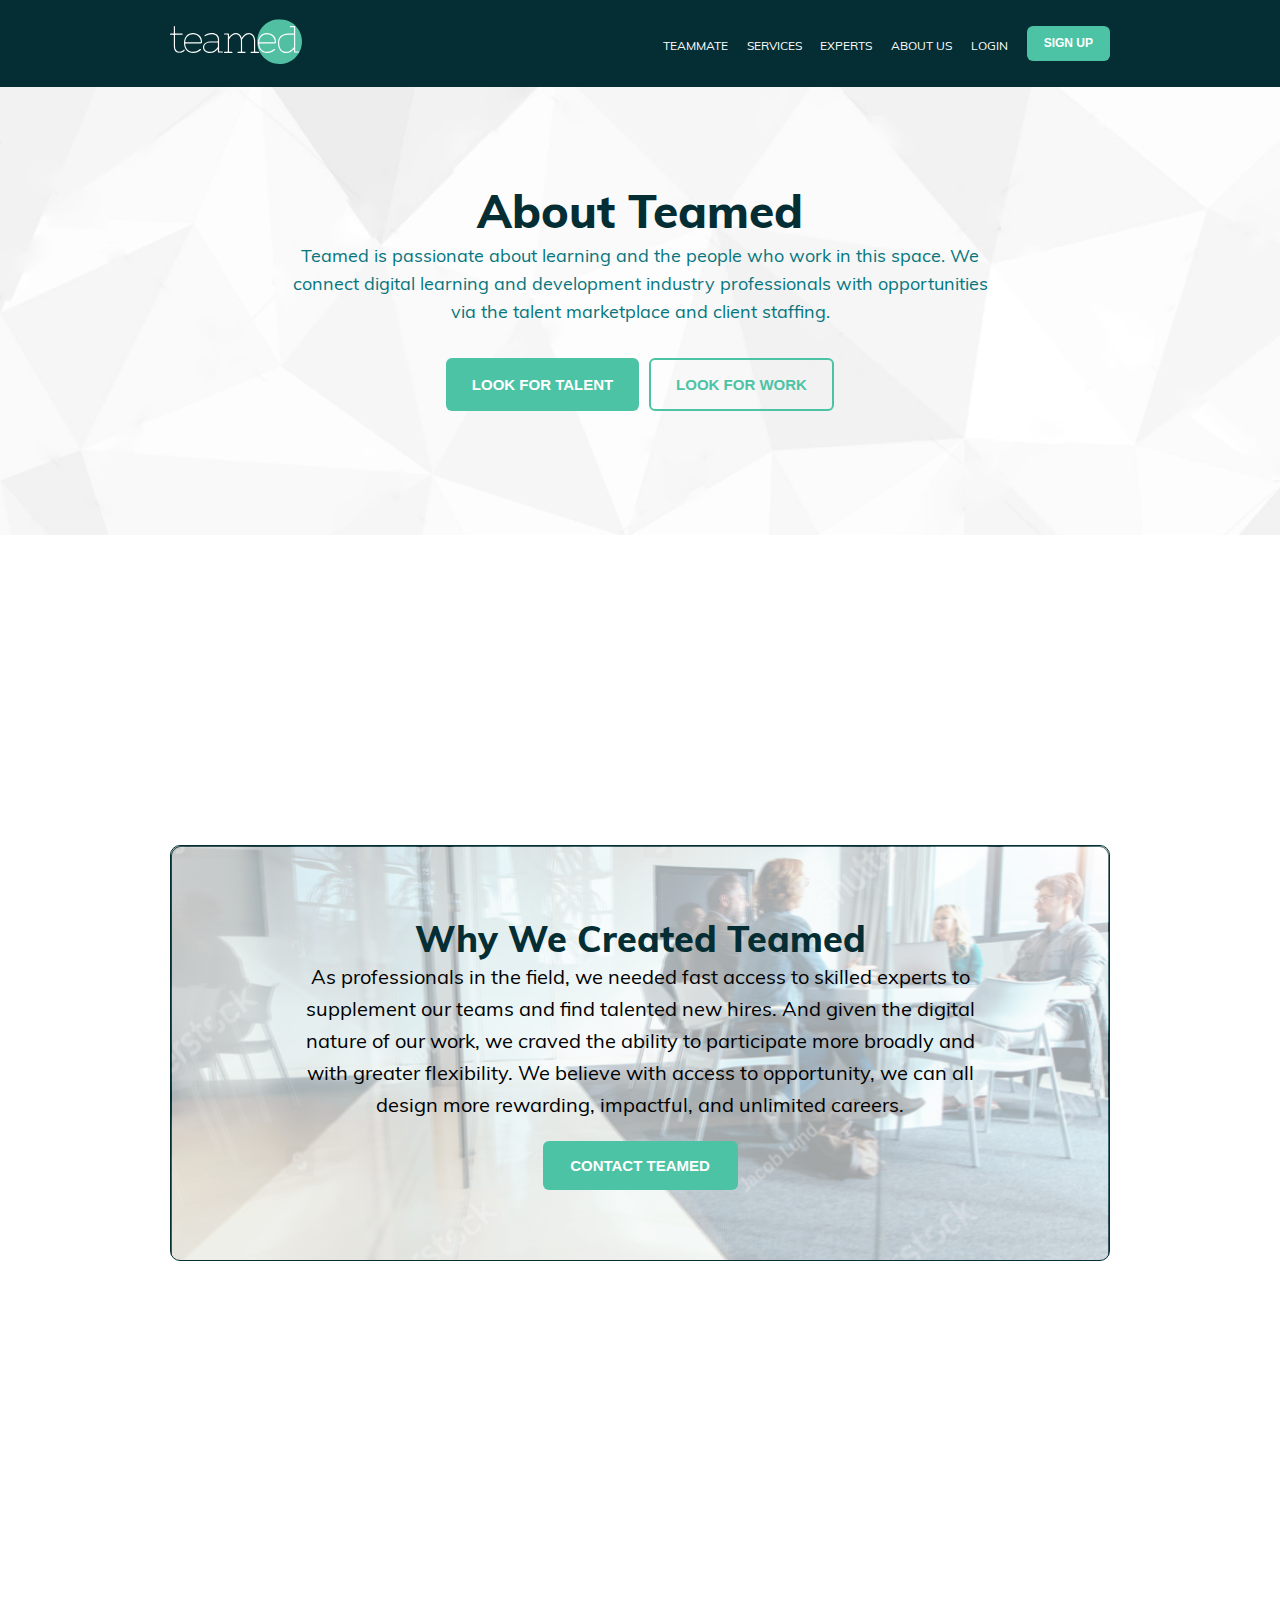
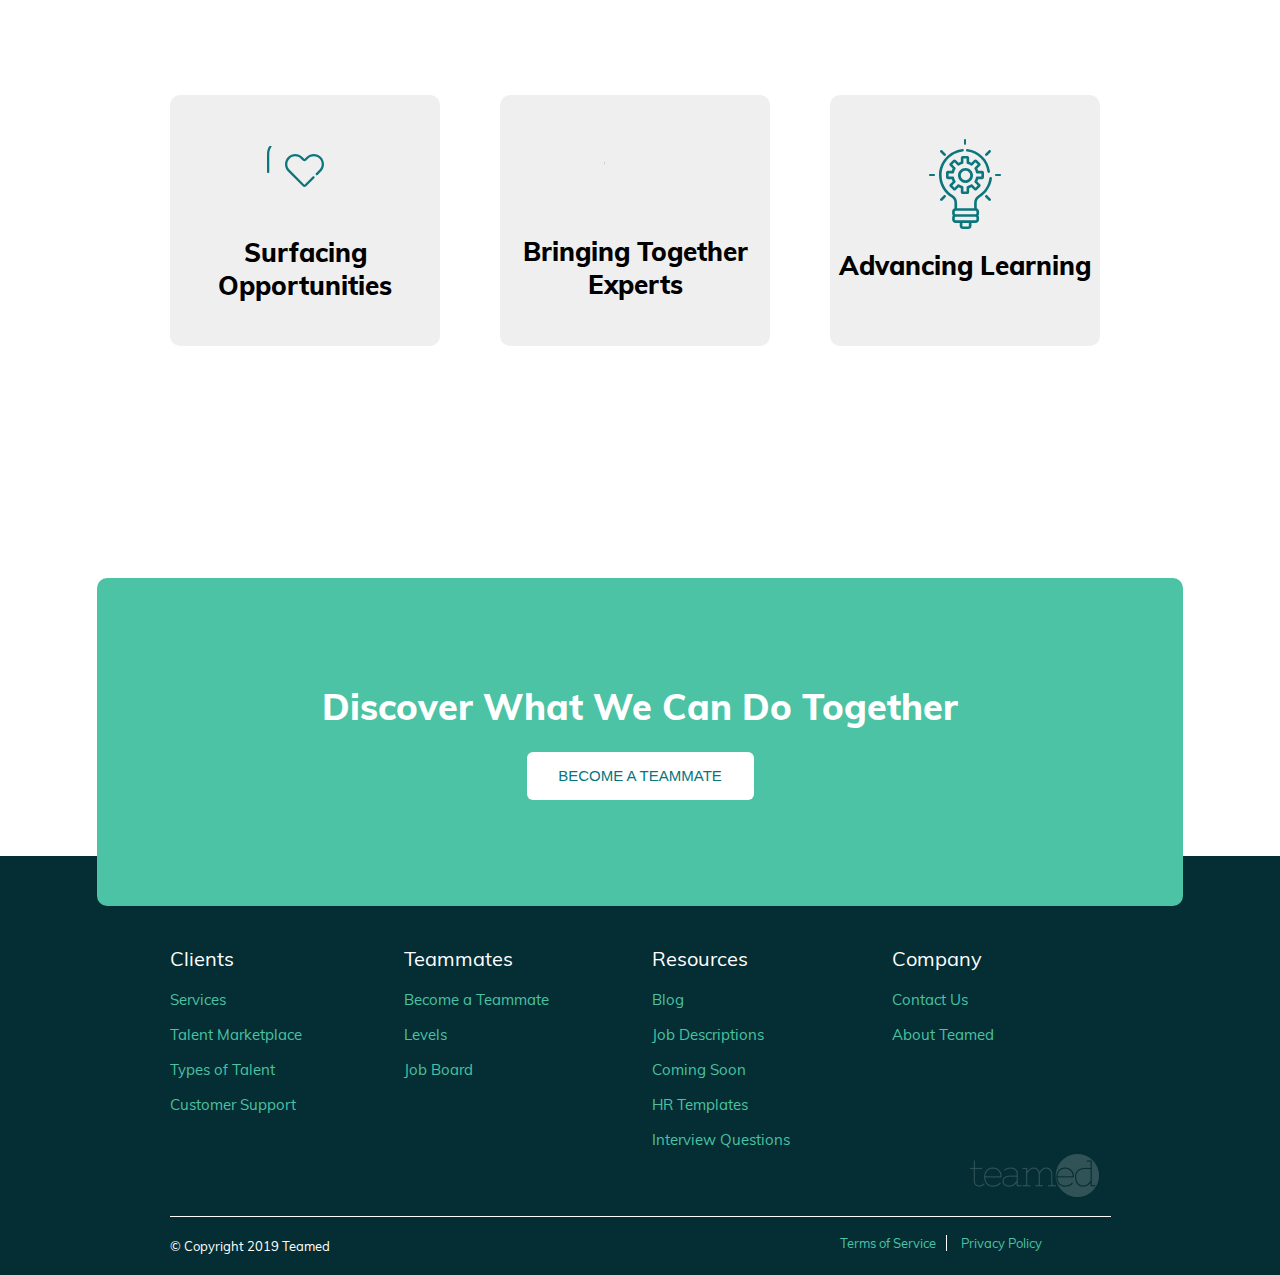
<file: about.html>
<!DOCTYPE html>
<html lang="en">
<head>
    <meta charset="UTF-8">
    <meta name="viewport" content="width=device-width, initial-scale=1.0">
    <meta http-equiv="X-UA-Compatible" content="ie=edge">
    <link rel="stylesheet" href="https://use.fontawesome.com/releases/v5.8.2/css/all.css" integrity="sha384-oS3vJWv+0UjzBfQzYUhtDYW+Pj2yciDJxpsK1OYPAYjqT085Qq/1cq5FLXAZQ7Ay" crossorigin="anonymous">
    <link rel="stylesheet" href="libs/css/slick.css">
    <link rel="stylesheet" href="styles/main.css">
    <title>About Us</title>
</head>
<body>
    <header class="header">
        <div class="header__content-wrap">
            <a href="index.html" class="header__logo-link">
                <svg width="132" height="45" viewBox="0 0 132 45" fill="none" xmlns="http://www.w3.org/2000/svg">
                    <mask id="mask0" mask-type="alpha" maskUnits="userSpaceOnUse" x="0" y="7" width="15" height="27">
                    <path fill-rule="evenodd" clip-rule="evenodd" d="M0 7.03348H14.8131V33.8492H0V7.03348Z" fill="white"/>
                    </mask>
                    <g mask="url(#mask0)">
                    <path fill-rule="evenodd" clip-rule="evenodd" d="M13.8267 30.8275C14.1343 30.5262 14.3647 30.5627 14.6331 30.8275C14.9024 31.0927 14.8637 31.394 14.5566 31.6965C13.7502 32.49 12.0984 33.8492 9.60203 33.8492C6.03 33.8492 3.84102 31.5075 3.84102 27.2397V16.2872C3.84102 15.9095 3.64881 15.7207 3.26492 15.7207H0.576102C0.192203 15.7207 0 15.5317 0 15.154C0 14.7762 0.192203 14.5875 0.576102 14.5875H3.26492C3.64881 14.5875 3.84102 14.3987 3.84102 14.0207V7.59998C3.84102 7.22248 4.03246 7.03348 4.41661 7.03348C4.80102 7.03348 4.99297 7.22248 4.99297 7.59998V14.0207C4.99297 14.3987 5.18492 14.5875 5.56907 14.5875H12.0984C12.4828 14.5875 12.6747 14.7762 12.6747 15.154C12.6747 15.5317 12.4828 15.7207 12.0984 15.7207H5.56907C5.18492 15.7207 4.99297 15.9095 4.99297 16.2872V27.2397C4.99297 30.8652 6.72153 32.7162 9.60203 32.7162C11.5607 32.7162 12.9435 31.6212 13.8267 30.8275Z" fill="#FEFEFE"/>
                    </g>
                    <path fill-rule="evenodd" clip-rule="evenodd" d="M15.7616 23.2311H30.2764C30.6595 23.2311 30.8509 23.0389 30.8509 22.654C30.8509 20.615 30.0848 18.8461 28.5913 17.384C27.0979 15.8845 25.2598 15.1538 23.0003 15.1538C20.6637 15.1538 18.7872 15.9611 17.3318 17.6154C16.1447 18.9619 15.4171 20.6539 15.2257 22.654C15.1874 23.0389 15.3403 23.2311 15.7616 23.2311ZM30.0084 30.0765C30.3532 29.7697 30.5831 29.9617 30.8509 30.2308C31.1193 30.5389 31.0805 30.8082 30.8128 31.0384C29.4725 32.2688 27.1745 34 23.0003 34C20.2806 34 18.1362 33.0771 16.4894 31.2306C14.8427 29.3461 14 26.9234 14 24.0003C14 21.0766 14.8427 18.6539 16.4894 16.7694C18.1362 14.9226 20.2806 14 23.0003 14C25.6428 14 27.7872 14.846 29.4725 16.538C31.1576 18.2313 32 20.2693 32 22.654V23.2311C32 24.0003 31.617 24.3839 30.8509 24.3839H15.7616C15.3403 24.3839 15.1489 24.5764 15.1874 24.9611C15.3403 27.1928 16.0681 29.0381 17.3318 30.461C18.7872 32.0386 20.6637 32.8462 23.0003 32.8462C26.9828 32.8462 28.8593 31.115 30.0084 30.0765Z" fill="#FEFEFE"/>
                    <path fill-rule="evenodd" clip-rule="evenodd" d="M47.902 24.1929C47.902 23.8082 47.706 23.6157 47.3135 23.6157H40.8428C36.2939 23.6157 34.1762 25.5771 34.1762 28.2307C34.1762 30.9614 36.2547 32.8462 40.0586 32.8462C42.2158 32.8462 44.1372 31.9999 45.9016 30.2687C46.6472 29.5383 47.3135 28.6925 47.902 27.654V24.1929ZM47.0786 15.8463C48.4116 17.0383 49.0787 18.5381 49.0787 20.346V31.8843C49.0787 32.269 49.275 32.4612 49.6667 32.4612H52.4115C52.8038 32.4612 53 32.6535 53 33.0387C53 33.4233 52.8038 33.6156 52.4115 33.6156H48.4902C48.098 33.6156 47.902 33.4233 47.902 33.0387V30.8848C47.902 30.3845 47.706 30.0765 47.2746 30.5001C46.569 31.3853 45.6273 32.1534 44.4116 32.8851C43.1176 33.6156 41.6665 34 40.0586 34C35.4707 34 33 31.4997 33 28.2307C33 25.0389 35.9414 22.4619 40.8428 22.4619H47.3135C47.706 22.4619 47.902 22.2694 47.902 21.885V20.346C47.902 17.423 45.3923 15.1538 41.7846 15.1538C38.6473 15.1538 36.4899 16.3079 35.431 17.1152C35.0785 17.384 34.8036 17.3464 34.6076 17.0383C34.3722 16.7302 34.4114 16.4614 34.6863 16.2689C36.0976 15.1538 38.451 14 41.7846 14C43.9802 14 45.7454 14.6159 47.0786 15.8463Z" fill="#FEFEFE"/>
                    <path fill-rule="evenodd" clip-rule="evenodd" d="M57.2692 32.8231C57.6538 32.8231 57.8461 32.6271 57.8461 32.2348V16.1571C57.8461 15.7649 57.6538 15.5689 57.2692 15.5689H54.5769C54.1922 15.5689 54 15.3727 54 14.9804C54 14.5882 54.1922 14.3922 54.5769 14.3922H58.4227C58.8074 14.3922 58.9996 14.5882 58.9996 14.9804V17.1762C58.9996 17.7645 59.1536 18.0388 59.6149 17.5685C61.6152 15.1767 63.5763 14 65.5382 14C68.4993 14 70.8451 15.7649 71.73 19.0195C72.2305 18.1183 72.8454 17.2544 73.5771 16.5099C75.1532 14.8242 76.846 14 78.6146 14C82.4614 14 85.1527 16.8634 85.1527 21.8433V32.2348C85.1527 32.6271 85.3451 32.8231 85.7298 32.8231H88.4223C88.8075 32.8231 89 33.0193 89 33.412C89 33.804 88.8075 34 88.4223 34H81.1149C80.7302 34 80.5377 33.804 80.5377 33.412C80.5377 33.0193 80.7302 32.8231 81.1149 32.8231H83.4227C83.8074 32.8231 83.9999 32.6271 83.9999 32.2348V21.8433C83.9999 17.5685 81.6918 15.1767 78.6146 15.1767C77.0379 15.1767 75.4228 16.079 73.8459 17.9223C73.1145 18.7452 72.4996 19.6861 71.9994 20.6666C72.0381 21.2551 72.076 21.647 72.076 21.8433V32.2348C72.076 32.6271 72.2682 32.8231 72.6529 32.8231H74.961C75.3457 32.8231 75.5379 33.0193 75.5379 33.412C75.5379 33.804 75.3457 34 74.961 34H68.038C67.6533 34 67.4611 33.804 67.4611 33.412C67.4611 33.0193 67.6533 32.8231 68.038 32.8231H70.3461C70.7308 32.8231 70.923 32.6271 70.923 32.2348V21.8433C70.923 17.5685 68.6151 15.1767 65.5382 15.1767C63.961 15.1767 62.423 16.079 60.8841 17.8428C60.2303 18.5889 59.5765 19.4902 58.9996 20.4703V32.2348C58.9996 32.6271 59.1921 32.8231 59.5765 32.8231H61.8841C62.269 32.8231 62.4612 33.0193 62.4612 33.412C62.4612 33.804 62.269 34 61.8841 34H54.5769C54.1922 34 54 33.804 54 33.412C54 33.0193 54.1922 32.8231 54.5769 32.8231H57.2692Z" fill="#FEFEFE"/>
                    <mask id="mask1" mask-type="alpha" maskUnits="userSpaceOnUse" x="87" y="0" width="45" height="45">
                    <path fill-rule="evenodd" clip-rule="evenodd" d="M87.1091 0.135254H131.976V45H87.1091V0.135254Z" fill="white"/>
                    </mask>
                    <g mask="url(#mask1)">
                    <path fill-rule="evenodd" clip-rule="evenodd" d="M130.375 14.2495C130.922 15.6184 131.329 17.0284 131.6 18.4752C131.869 19.9251 131.991 21.3829 131.974 22.8565C131.954 24.3295 131.792 25.7873 131.485 27.2284C131.18 28.6696 130.737 30.0651 130.153 31.4187C129.576 32.7712 128.866 34.0544 128.033 35.2701C127.201 36.4836 126.256 37.6061 125.2 38.6332C124.146 39.6611 123.001 40.5771 121.766 41.379C120.531 42.1823 119.227 42.8576 117.861 43.4014C116.493 43.947 115.084 44.354 113.635 44.6263C112.188 44.8928 110.727 45.0161 109.254 44.9983C107.783 44.9795 106.325 44.8183 104.883 44.5119C103.443 44.2066 102.047 43.7612 100.692 43.1818C99.3402 42.6023 98.0555 41.894 96.842 41.0591C95.6275 40.2262 94.5051 39.2802 93.478 38.2257C92.4475 37.1721 91.5343 36.026 90.7322 34.7906C89.9283 33.5568 89.2536 32.2534 88.7092 30.8866C88.1657 29.519 87.7546 28.1093 87.4871 26.6601C87.2171 25.2156 87.0928 23.7522 87.1108 22.2789C87.1304 20.8068 87.2949 19.3501 87.5992 17.9101C87.9046 16.4688 88.3487 15.071 88.9304 13.7177C89.5101 12.3631 90.2197 11.0807 91.052 9.86751C91.8857 8.65277 92.8297 7.53336 93.8865 6.50345C94.9414 5.47633 96.0859 4.55802 97.3187 3.7587C98.5553 2.95506 99.8588 2.28209 101.225 1.73472C102.593 1.18836 104 0.780819 105.451 0.51209C106.897 0.244887 108.358 0.119294 109.831 0.136836C111.304 0.154887 112.761 0.318107 114.201 0.62548C115.643 0.931073 117.041 1.37395 118.393 1.95463C119.745 2.5376 121.03 3.24463 122.245 4.07624C123.457 4.91243 124.58 5.8559 125.607 6.91302C126.635 7.96658 127.551 9.11141 128.354 10.3468C129.154 11.5816 129.83 12.884 130.375 14.2495Z" fill="#51BFA2"/>
                    </g>
                    <path fill-rule="evenodd" clip-rule="evenodd" d="M89.7614 23.2311H104.276C104.659 23.2311 104.85 23.0389 104.85 22.654C104.85 20.615 104.085 18.8461 102.591 17.384C101.098 15.8845 99.2587 15.1538 96.9995 15.1538C94.6634 15.1538 92.7872 15.9611 91.3323 17.6154C90.1444 18.9619 89.4171 20.6539 89.2255 22.654C89.1869 23.0389 89.3408 23.2311 89.7614 23.2311ZM104.008 30.0765C104.352 29.7697 104.583 29.9617 104.85 30.2308C105.119 30.5389 105.081 30.8082 104.813 31.0384C103.473 32.2688 101.174 34 96.9995 34C94.2804 34 92.136 33.0771 90.4887 31.2306C88.8424 29.3461 88 26.9234 88 24.0003C88 21.0766 88.8424 18.6539 90.4887 16.7694C92.136 14.9226 94.2804 14 96.9995 14C99.6418 14 101.787 14.846 103.473 16.538C105.157 18.2313 106 20.2693 106 22.654V23.2311C106 24.0003 105.617 24.3839 104.85 24.3839H89.7614C89.3408 24.3839 89.1491 24.5764 89.1869 24.9611C89.3408 27.1928 90.0681 29.0381 91.3323 30.461C92.7872 32.0386 94.6634 32.8462 96.9995 32.8462C100.983 32.8462 102.859 31.115 104.008 30.0765Z" fill="#FEFEFE"/>
                    <path fill-rule="evenodd" clip-rule="evenodd" d="M124.036 16.3173C124.036 15.937 123.845 15.7469 123.463 15.7469H118.309C112.505 15.7469 109.144 18.7127 109.144 23.9232C109.144 29.7032 112.085 32.8592 116.399 32.8592C118.5 32.8592 120.371 32.0225 122.089 30.3108C122.815 29.5886 123.463 28.7522 124.036 27.7254V16.3173ZM124.036 8.71168C124.036 8.33134 123.845 8.14129 123.463 8.14129H120.409C120.027 8.14129 119.836 7.95099 119.836 7.57039C119.836 7.1903 120.027 7 120.409 7H124.609C124.991 7 125.182 7.1903 125.182 7.57039V31.9082C125.182 32.2883 125.373 32.4784 125.755 32.4784H128.427C128.809 32.4784 129 32.6687 129 33.0495C129 33.4296 128.809 33.6197 128.427 33.6197H124.609C124.227 33.6197 124.036 33.4296 124.036 33.0495V30.92C124.036 30.4254 123.845 30.1208 123.426 30.5396C122.776 31.3758 121.86 32.174 120.638 32.8975C119.378 33.6197 117.966 34 116.399 34C111.321 34 108 30.3108 108 23.9232C108 18.1423 111.818 14.6059 118.309 14.6059H123.463C123.845 14.6059 124.036 14.4159 124.036 14.0353V8.71168Z" fill="#FEFEFE"/>
                </svg>
            </a>
            <nav class="header__nav">
                <ul class="header__nav-list">
                    <li><a href="teammate.html">Teammate</a></li>
                    <li><a href="services.html">Services</a></li>
                    <li><a href="experts.html">Experts</a></li>
                    <li><a href="about.html">About Us</a></li>
                    <li><a href="#">Login</a></li>
                    <li><button class="header__sign-up">Sign Up</button></li>
                </ul>
            </nav>
        </div>
    </header>
    <main class="main-about">
        <section class="about-bnr">
            <div class="about-bnr__wrap">
                <h1>About Teamed</h1>
                <p class="about-bnr__descr">Teamed is passionate about learning and the people who work in this space. We connect digital learning and development industry professionals with opportunities via the talent marketplace and client staffing.</p>
                <div class="about-bnr__btns">
                    <button class="green">Look for Talent</button>
                    <button class="white">Look for Work</button>
                </div>
            </div>
        </section>
        <section class="about-card">
            <div class="about-card__wrap">
                <h2 class="about-card__heading">Why We Created Teamed</h2>
                <p class="about-card__text">As professionals in the field, we needed fast access to skilled experts to supplement our teams and find talented new hires. And given the digital nature of our work, we craved the ability to participate more broadly and with greater flexibility. We believe with access to opportunity, we can all design more rewarding, impactful, and unlimited careers.</p>
                <button class="about-card__btn">Contact Teamed</button>
            </div>
        </section>
        <section class="about-boxs">
            <div class="about-boxs__wrap">
                <div class="about-boxs__item">
                    <svg width="76" height="77" viewBox="0 0 76 77" fill="none" xmlns="http://www.w3.org/2000/svg">
                        <mask id="mask0" mask-type="alpha" maskUnits="userSpaceOnUse" x="0" y="0" width="76" height="77">
                            <path fill-rule="evenodd" clip-rule="evenodd" d="M0.00012207 0H75.8472V77H0.00012207V0Z"/>
                        </mask>
                        <g mask="url(#mask0)">
                            <path fill-rule="evenodd" clip-rule="evenodd" d="M60.8767 0H14.9707C11.738 0 8.65989 1.00882 6.06903 2.91698C5.56425 3.28894 5.45801 3.99798 5.83216 4.49989C6.20612 5.00279 6.91854 5.10787 7.42433 4.7365C9.61987 3.1191 12.2295 2.26368 14.9707 2.26368H60.8767C67.8766 2.26368 73.5715 7.92839 73.5715 14.8911V44.8399C73.5715 51.8026 67.8766 57.4673 60.8767 57.4673H41.4735C41.005 57.4673 40.5523 57.6616 40.2309 58.0015L24.6479 74.4825C24.3117 74.8382 23.9218 74.7371 23.7698 74.6776C23.6178 74.618 23.264 74.4253 23.264 73.9374V59.1639C23.264 58.2286 22.4987 57.4673 21.5583 57.4673H14.9707C7.97085 57.4673 2.27589 51.8026 2.27589 44.8407V14.8911C2.27589 12.3296 3.04194 9.86322 4.49259 7.75996C4.84759 7.24382 4.71555 6.53959 4.19706 6.18647C3.67917 5.83235 2.97017 5.96389 2.61537 6.47923C0.903857 8.96148 0.00012207 11.8706 0.00012207 14.8911V44.8399C0.00012207 53.051 6.71554 59.7309 14.9707 59.7309H20.9882V73.9374C20.9882 75.1999 21.7506 76.317 22.9312 76.7822C23.3029 76.9288 23.6895 77 24.0714 77C24.9011 77 25.7101 76.6631 26.3062 76.0335L41.7201 59.7309H60.8767C69.1317 59.7309 75.8473 53.051 75.8473 44.8407V14.8911C75.8473 6.67975 69.1317 0 60.8767 0Z" fill="#0C767C"/>
                        </g>
                        <path fill-rule="evenodd" clip-rule="evenodd" d="M54.0083 17.9915C50.0193 14.0028 43.5286 14.0028 39.5399 17.9915L37.5366 19.9946C37.5309 19.9993 37.5143 20.016 37.4841 20.016C37.4532 20.016 37.4371 20.0001 37.4316 19.9946L35.4601 18.0233C31.4714 14.0348 24.9807 14.0348 20.9917 18.0233C17.0028 22.0119 17.0028 28.5022 20.9917 32.4909L35.8078 47.3058C36.2563 47.7535 36.8518 48 37.4858 48C38.1187 48 38.7152 47.7535 39.1628 47.305L47.3044 39.1624C47.7537 38.7139 47.7537 37.9864 47.3044 37.5379C46.8559 37.0887 46.1283 37.0887 45.6798 37.5379L37.5375 45.6806C37.5326 45.6861 37.5159 45.7019 37.4858 45.7019C37.4546 45.7019 37.4379 45.6861 37.4332 45.6806L22.6173 30.8654C19.5245 27.7731 19.5245 22.7411 22.6173 19.6479C25.7099 16.5553 30.7422 16.5553 33.8347 19.6479L35.8062 21.6191C36.2547 22.0677 36.8504 22.3142 37.4841 22.3142C38.1179 22.3142 38.7135 22.0677 39.1612 21.6191L41.1644 19.6162C44.2578 16.5236 49.2901 16.5236 52.3827 19.6162C55.4755 22.7085 55.4755 27.7405 52.3827 30.8337L48.9514 34.265C48.5029 34.7143 48.5029 35.4418 48.9522 35.8903C49.4007 36.3387 50.1283 36.3395 50.577 35.8903L54.0083 32.4583C57.9972 28.4697 57.9972 21.9802 54.0083 17.9915Z" fill="#0C767C"/>
                    </svg>
                    <h4 class="about-boxs__item-heading">Surfacing Opportunities</h4>
                </div>
                <div class="about-boxs__item">
                    <svg width="91" height="76" viewBox="0 0 91 76" fill="none" xmlns="http://www.w3.org/2000/svg">
                        <mask id="mask0" mask-type="alpha" maskUnits="userSpaceOnUse" x="0" y="0" width="91" height="76">
                            <path fill-rule="evenodd" clip-rule="evenodd" d="M0 0H91V76H0V0Z" fill="white"/>
                        </mask>
                        <g mask="url(#mask0)">
                            <path fill-rule="evenodd" clip-rule="evenodd" d="M49.7247 5.96967L46.4134 9.27747L43.404 9.80307C42.1655 10.0196 40.9185 9.73651 39.8948 9.00555C38.8708 8.27364 38.1987 7.18738 38.0016 5.94575L37.7712 4.49022C37.7601 4.42271 37.785 4.37084 37.8082 4.34052C37.8305 4.30997 37.8719 4.27112 37.9407 4.26165L48.2395 2.82768C48.3177 2.81654 48.3945 2.8111 48.4722 2.8111C49.0924 2.8111 49.6756 3.15526 49.9699 3.71402L50.6633 5.03145L49.7247 5.96967ZM37.9961 18.964C37.4814 19.4785 36.7963 19.7615 36.0688 19.7615C35.3413 19.7615 34.6561 19.4785 34.1414 18.964L32.7409 17.5641L32.7399 17.5632L28.6976 13.5216C28.6947 13.5197 28.6928 13.518 28.6909 13.5161L27.4404 12.2669C26.3785 11.2048 26.3785 9.47643 27.4404 8.41434C28.503 7.352 30.2322 7.352 31.2951 8.41434L32.066 9.18509C32.0707 9.18959 32.0745 9.19528 32.079 9.19978L33.5416 10.6598L37.9961 15.1121C39.0578 16.1742 39.0578 17.9017 37.9961 18.964ZM30.8553 23.2998C30.3405 23.814 29.6566 24.0973 28.9279 24.0973C28.2004 24.0973 27.5162 23.814 27.0015 23.2998L23.9004 20.2002C23.8988 20.1983 23.8978 20.1973 23.8959 20.1954L22.9582 19.2582C21.8956 18.1961 21.8956 16.4677 22.9582 15.4054V15.4063C24.0208 14.3442 25.7481 14.3442 26.811 15.4044L30.8562 19.4479C31.9181 20.51 31.9181 22.2374 30.8553 23.2998ZM24.1154 28.0352C23.0535 29.0972 21.3242 29.0972 20.2616 28.0352L18.1613 25.9356C17.0994 24.8744 17.0994 23.1461 18.1613 22.084C19.2229 21.0226 20.9503 21.0226 22.0131 22.0821L23.3331 23.4004L24.1154 24.1833C24.6301 24.6977 24.9142 25.3816 24.9142 26.1087C24.9142 26.8369 24.6301 27.5207 24.1154 28.0352ZM33.9646 3.46318C34.4414 2.98685 35.0654 2.71114 35.7327 2.673C35.7105 2.70001 35.6875 2.72582 35.6662 2.75448C35.2043 3.3772 35.0173 4.1425 35.1384 4.90757L35.369 6.36215C35.6782 8.31533 36.7354 10.0233 38.3452 11.1733C38.4729 11.264 38.6026 11.35 38.7348 11.4325C38.2089 11.3287 37.7257 11.0724 37.338 10.6849L35.4827 8.83145L33.9582 7.30771C32.9039 6.24467 32.9056 4.52267 33.9646 3.46318ZM90.6089 48.9762L83.7301 42.0999C82.8201 41.1913 81.6103 40.6896 80.3235 40.6896C79.3794 40.6896 78.4777 40.9608 77.7037 41.4632L71.8312 35.5944L73.8678 33.5598C76.0385 31.3872 76.0385 27.8528 73.8659 25.6793C72.9291 24.7449 71.7184 24.1833 70.4157 24.0703C70.9769 22.1747 70.5112 20.0353 69.0171 18.5412C68.1443 17.6686 67.0333 17.1217 65.829 16.9599C66.079 16.3215 66.2093 15.6349 66.2093 14.929C66.2093 13.4401 65.6299 12.0412 64.5766 10.9902C63.6064 10.0205 62.3641 9.48377 61.0932 9.38027C61.6328 7.49554 61.1627 5.37941 59.6806 3.89711C58.627 2.8452 57.2274 2.26513 55.738 2.26513C54.6401 2.26513 53.5921 2.58063 52.6942 3.16805L52.3286 2.47238C51.4762 0.853182 49.6848 -0.0656112 47.8715 0.187833L39.468 1.35841C38.4812 0.480359 37.224 0 35.892 0C34.4516 0 33.0973 0.560893 32.0781 1.57941C31.1088 2.55007 30.5877 3.8019 30.5138 5.07504C30.1415 4.9945 29.7573 4.9521 29.3677 4.9521C27.9274 4.9521 26.5731 5.51276 25.5557 6.53056C24.081 8.00433 23.6423 10.1259 24.2364 11.9867C23.0795 12.1255 21.9584 12.6362 21.0726 13.5225C19.6858 14.9077 19.2146 16.8663 19.6571 18.6428C18.4231 18.7409 17.2169 19.2591 16.2756 20.2002C14.1734 22.3014 14.1734 25.7191 16.2756 27.8203L18.375 29.9199C18.6075 30.1511 18.8554 30.3557 19.1156 30.536C19.3488 32.0803 19.9616 33.5403 20.8948 34.7839L13.2956 42.3801C11.4304 41.1709 8.90419 41.3826 7.27046 43.0158L0.391452 49.8913C-0.449821 50.7333 0.157317 52.1666 1.33486 52.1666C1.6754 52.1666 2.01712 52.0361 2.27709 51.776L9.1561 44.9005C9.99476 44.0623 11.3593 44.0613 12.1979 44.9005L16.4773 49.1778C16.9984 49.698 17.8418 49.698 18.3629 49.1778C18.8833 48.6579 18.8833 47.8142 18.3629 47.294L15.2573 44.19L23.6561 35.7934C24.1765 35.2723 24.1765 34.4295 23.6561 33.9094C22.9665 33.2201 22.4406 32.3939 22.1046 31.4936C22.1326 31.4936 22.1603 31.4955 22.188 31.4955C23.5691 31.4955 24.9493 30.9699 26.001 29.9199C26.9053 29.0148 27.4477 27.8454 27.5579 26.586C28.0004 26.7019 28.4596 26.762 28.9289 26.762C30.3683 26.762 31.7226 26.2021 32.7409 25.1836C33.6018 24.323 34.1101 23.2406 34.2647 22.119C34.8367 22.3208 35.4448 22.4272 36.0688 22.4272C37.5091 22.4272 38.8625 21.8665 39.8808 20.8487C41.7416 18.9889 41.9534 16.0975 40.5204 14.001C41.4804 13.7724 42.3617 13.2847 43.0772 12.5696C43.094 12.5528 43.1087 12.5353 43.1246 12.5187C43.3708 12.5002 43.617 12.4716 43.8632 12.428L46.9513 11.8896C47.3326 11.9081 47.7084 11.7655 47.9779 11.4843L48.0018 11.4602H48.0025L53.2433 6.2224C53.2571 6.20843 53.2701 6.19564 53.2831 6.18071L53.682 5.78184C54.232 5.23231 54.9623 4.92984 55.738 4.92984C56.5155 4.92984 57.2459 5.23231 57.7959 5.78113C58.9289 6.91546 58.9289 8.75945 57.7959 9.89094L56.6961 10.9912C56.175 11.5111 56.175 12.3548 56.6961 12.8749C57.2163 13.3958 58.0606 13.3949 58.5808 12.8749L58.5855 12.8702C59.7195 11.7425 61.5605 11.7442 62.6928 12.8759C63.2417 13.4235 63.5443 14.1526 63.5443 14.929C63.5443 15.7052 63.2417 16.4352 62.6928 16.9848L61.1432 18.5327C61.1404 18.5365 61.1375 18.5393 61.1347 18.5421C60.6145 19.063 60.6155 19.9058 61.1366 20.4259C61.657 20.9449 62.5002 20.9449 63.0213 20.425L63.026 20.4202C63.5722 19.8752 64.2998 19.5756 65.0773 19.5756C65.8548 19.5756 66.5845 19.8771 67.1324 20.425C68.2654 21.5584 68.2654 23.4023 67.1324 24.5348L65.9863 25.6803C65.4662 26.2014 65.4652 27.0441 65.9854 27.564C66.5056 28.0851 67.3499 28.0851 67.8701 27.5659C68.4211 27.0174 69.1514 26.7146 69.9271 26.7146C70.7036 26.7146 71.434 27.0174 71.9821 27.564C73.1151 28.6984 73.1151 30.5435 71.9831 31.676L69.0199 34.6377C69.0142 34.6432 69.0088 34.647 69.004 34.6515C68.9995 34.6571 68.9948 34.6626 68.9903 34.6673L51.8816 51.7658C50.7197 52.9271 49.1765 53.5664 47.5345 53.5664C45.8922 53.5664 44.3493 52.9271 43.1883 51.7658L42.9468 51.5244C42.4255 51.0043 41.5814 51.0043 41.0612 51.5244L31.829 60.7529L22.1536 51.0822C21.6325 50.562 20.7884 50.562 20.268 51.0822C19.7478 51.6021 19.7478 52.4458 20.268 52.966L31.1174 63.8098C31.956 64.6481 31.956 66.0119 31.1174 66.8502L24.2374 73.7256C23.7172 74.2465 23.7172 75.0895 24.2374 75.6104C24.4985 75.8704 24.8391 76 25.1808 76C25.5213 76 25.8631 75.8704 26.123 75.6104L33.002 68.734C34.6367 67.1008 34.8479 64.5758 33.6379 62.7115L42.0423 54.3121C43.5966 55.5556 45.5135 56.2311 47.5336 56.2311C49.8875 56.2311 52.1008 55.3142 53.7663 53.6505L69.9465 37.4791L75.7451 43.274L59.1742 59.836L55.7176 56.3811C55.1974 55.8609 54.3531 55.8609 53.8329 56.3811C53.3118 56.9019 53.3118 57.7447 53.8329 58.2658L57.3644 61.7955C56.8598 62.5682 56.5897 63.4702 56.5897 64.415C56.5897 65.7 57.0904 66.9094 58.0004 67.819L64.8792 74.6954C65.4003 75.2153 66.2437 75.2153 66.7648 74.6954C67.2852 74.1745 67.2852 73.3305 66.7648 72.8106L59.8851 65.9342C59.4787 65.529 59.2557 64.9885 59.2557 64.415C59.2557 63.8404 59.4787 63.3008 59.8851 62.8948L78.8036 43.9855C79.21 43.5793 79.7505 43.3552 80.3245 43.3552C80.8994 43.3552 81.439 43.5793 81.8454 43.9855L88.7242 50.861C89.2455 51.3809 90.0897 51.3809 90.6098 50.861C91.1302 50.3401 91.1302 49.4962 90.6089 48.9762Z" fill="#0A767D"/>
                        </g>
                    </svg>
                    <h4 class="about-boxs__item-heading">Bringing Together Experts</h4>
                </div>
                <div class="about-boxs__item">
                    <svg width="72" height="90" viewBox="0 0 72 90" fill="none" xmlns="http://www.w3.org/2000/svg">
                        <path fill-rule="evenodd" clip-rule="evenodd" d="M52.3933 37.5637H48.2107C47.6048 37.5637 47.0799 37.9799 46.9415 38.5703C46.6634 39.7581 46.1971 40.8854 45.5544 41.9194C45.2347 42.4335 45.3117 43.1007 45.7398 43.5291L48.6967 46.486L46.4858 48.6969L43.5289 45.7399C43.1008 45.3116 42.4345 45.2347 41.9192 45.5543C40.8853 46.1963 39.7582 46.6633 38.5704 46.9412C37.98 47.0789 37.5635 47.605 37.5635 48.2107V52.3935H34.4374V48.2107C34.4374 47.605 34.02 47.0789 33.4306 46.9412C32.2427 46.6633 31.1156 46.1972 30.0808 45.5543C29.5665 45.2356 28.9001 45.3116 28.4711 45.7399L25.5142 48.6969L23.3033 46.486L26.2602 43.5291C26.6892 43.1007 26.7653 42.4344 26.4456 41.9194C25.8039 40.8854 25.3375 39.7581 25.0597 38.5703C24.9211 37.9799 24.3952 37.5637 23.7902 37.5637H19.6074V34.4373H23.7902C24.3952 34.4373 24.9211 34.0198 25.0597 33.4307C25.3375 32.2419 25.8039 31.1155 26.4456 30.0806C26.7653 29.5665 26.6892 28.9002 26.2602 28.4709L23.3033 25.514L25.5142 23.3031L28.4711 26.2601C28.8992 26.6884 29.5665 26.7663 30.0808 26.4457C31.1156 25.8037 32.2418 25.3376 33.4306 25.0595C34.02 24.9211 34.4374 24.3959 34.4374 23.7893V19.6075H37.5635V23.7893C37.5635 24.395 37.98 24.9211 38.5704 25.0595C39.7582 25.3376 40.8853 25.8037 41.9192 26.4457C42.4335 26.7653 43.1008 26.6884 43.5289 26.2601L46.4858 23.3031L48.6967 25.514L45.7398 28.4709C45.3117 28.8993 45.2347 29.5665 45.5544 30.0806C46.1971 31.1146 46.6634 32.2419 46.9415 33.4307C47.0799 34.0198 47.6048 34.4373 48.2107 34.4373H52.3933V37.5637ZM53.153 31.8289H49.2048C48.963 31.064 48.6569 30.3233 48.2867 29.6127L51.0779 26.8205C51.4272 26.4719 51.6194 26.0074 51.6194 25.514C51.6194 25.0205 51.4272 24.5561 51.0779 24.2077L47.7923 20.9221C47.0725 20.2022 45.9002 20.2013 45.1793 20.9221L42.3881 23.7143C41.6775 23.3439 40.9361 23.037 40.171 22.7962V18.8479C40.171 17.8293 39.3417 17 38.3231 17H33.6769C32.6583 17 31.829 17.8284 31.829 18.8479V22.7962C31.0639 23.037 30.3234 23.3439 29.6119 23.7143L26.8197 20.9221C26.0998 20.2022 24.9275 20.2022 24.2077 20.9221L20.9221 24.2077C20.5728 24.5561 20.3806 25.0205 20.3806 25.514C20.3806 26.0074 20.5728 26.471 20.9221 26.8205L23.7133 29.6127C23.3441 30.3233 23.037 31.064 22.7962 31.8289H18.847C17.8286 31.8289 17 32.6584 17 33.6768V38.3232C17 39.3416 17.8286 40.1711 18.847 40.1711H22.7962C23.037 40.936 23.3441 41.6767 23.7133 42.3873L20.9221 45.1795C20.2015 45.9001 20.2015 47.0717 20.9221 47.7923L24.2077 51.0779C24.9275 51.7985 26.0998 51.7985 26.8207 51.0779L29.6119 48.2857C30.3225 48.6561 31.0639 48.963 31.829 49.2038V53.1521C31.829 54.1707 32.6583 55 33.6769 55H38.3231C39.3417 55 40.171 54.1707 40.171 53.1521V49.2038C40.9361 48.963 41.6766 48.6561 42.3874 48.2857L45.1793 51.0779C45.9002 51.7985 47.0725 51.7985 47.7923 51.0779L51.0779 47.7923C51.4265 47.4437 51.6194 46.9795 51.6194 46.486C51.6194 45.9926 51.4265 45.529 51.0779 45.1795L48.2858 42.3873C48.6559 41.6767 48.963 40.936 49.2038 40.1711H53.1521C54.1714 40.1711 55 39.3416 55 38.3232V33.6768C55 32.6584 54.1714 31.8289 53.153 31.8289Z" fill="#0C767C"/>
                        <path fill-rule="evenodd" clip-rule="evenodd" d="M36.5 41.2001C33.9083 41.2001 31.7997 39.0915 31.7997 36.4994C31.7997 33.9075 33.9083 31.7999 36.5 31.7999C39.0917 31.7999 41.2003 33.9075 41.2003 36.4994C41.2003 39.0915 39.0917 41.2001 36.5 41.2001ZM36.5 29C32.3646 29 29 32.3637 29 36.4994C29 40.6353 32.3646 44 36.5 44C40.6354 44 44 40.6353 44 36.4994C44 32.3637 40.6354 29 36.5 29Z" fill="#0C767C"/>
                        <path fill-rule="evenodd" clip-rule="evenodd" d="M4.87161 35H1.12839C0.505316 35 0 35.448 0 36C0 36.5522 0.505316 37 1.12839 37H4.87161C5.49448 37 6 36.5522 6 36C6 35.448 5.49448 35 4.87161 35Z" fill="#0C767C"/>
                        <path fill-rule="evenodd" clip-rule="evenodd" d="M70.8716 35H67.1284C66.5055 35 66 35.448 66 36C66 36.5522 66.5055 37 67.1284 37H70.8716C71.4955 37 72 36.5522 72 36C72 35.448 71.4955 35 70.8716 35Z" fill="#0C767C"/>
                        <path fill-rule="evenodd" clip-rule="evenodd" d="M16.5959 56.4041C16.0571 55.8653 15.1826 55.8653 14.6428 56.4041L11.4041 59.6427C10.8653 60.1827 10.8653 61.057 11.4041 61.5957C11.9438 62.1348 12.8174 62.1348 13.3572 61.5957L16.5959 58.3571C17.1347 57.8183 17.1347 56.9438 16.5959 56.4041Z" fill="#0C767C"/>
                        <path fill-rule="evenodd" clip-rule="evenodd" d="M61.5959 11.4048C61.0564 10.8651 60.1826 10.8651 59.6428 11.4048L56.4043 14.6436C55.8652 15.1823 55.8652 16.0566 56.4043 16.5956C56.9438 17.1353 57.8174 17.1343 58.3574 16.5956L61.5959 13.3568C62.1347 12.818 62.1347 11.9438 61.5959 11.4048Z" fill="#0C767C"/>
                        <path fill-rule="evenodd" clip-rule="evenodd" d="M36 0C35.448 0 35 0.505517 35 1.12839V4.87161C35 5.49549 35.448 6 36 6C36.5527 6 37 5.49549 37 4.87161V1.12839C37 0.505517 36.5527 0 36 0Z" fill="#0C767C"/>
                        <path fill-rule="evenodd" clip-rule="evenodd" d="M61.5959 59.6429L58.3574 56.4043C57.8174 55.8652 56.9438 55.8652 56.4043 56.4043C55.8652 56.944 55.8652 57.8183 56.4043 58.3573L59.6428 61.5959C60.1826 62.1347 61.0564 62.1347 61.5959 61.5959C62.1347 61.0572 62.1347 60.1827 61.5959 59.6429Z" fill="#0C767C"/>
                        <path fill-rule="evenodd" clip-rule="evenodd" d="M16.5959 14.6434L13.3572 11.4048C12.8174 10.8651 11.9438 10.8651 11.4041 11.4048C10.8653 11.9437 10.8653 12.8179 11.4041 13.3566L14.6428 16.5952C15.1826 17.1349 16.0562 17.1349 16.5959 16.5952C17.1347 16.0563 17.1347 15.1821 16.5959 14.6434Z" fill="#0C767C"/>
                        <path fill-rule="evenodd" clip-rule="evenodd" d="M60.9912 32.5679C59.6041 20.7827 50.2239 11.4393 38.4453 10.0097C37.7392 9.92324 37.0957 10.4243 37.0098 11.1281C36.9227 11.8315 37.4258 12.4712 38.1328 12.5577C48.8296 13.8561 57.1771 22.2068 58.4309 32.8666C58.5079 33.5197 59.0643 34 59.7088 34C59.7589 34 59.8098 33.9975 59.8607 33.9911C60.5679 33.9092 61.0735 33.272 60.9912 32.5679Z" fill="#0C767C"/>
                        <path fill-rule="evenodd" clip-rule="evenodd" d="M47.4276 74.4553C47.4276 74.8816 47.0635 75.2423 46.6331 75.2423H26.5714C26.1401 75.2423 25.7769 74.8816 25.7769 74.4553V72.5852C25.7769 72.159 26.1401 71.7982 26.5714 71.7982H46.6331C47.0635 71.7982 47.4276 72.159 47.4276 72.5852V74.4553ZM47.4276 80.5227C47.4276 80.9489 47.0635 81.3096 46.6331 81.3096H26.5714C26.1401 81.3096 25.7769 80.9489 25.7769 80.5227V78.6525C25.7769 78.2263 26.1401 77.8656 26.5714 77.8656H46.6331C47.0635 77.8656 47.4276 78.2263 47.4276 78.6525V80.5227ZM39.8212 86.8975C39.8212 87.1573 39.6004 87.3767 39.3386 87.3767H33.8652C33.6041 87.3767 33.3824 87.1573 33.3824 86.8975V83.9329H39.8212V86.8975ZM61.8427 38.0364C61.1162 37.9445 60.454 38.4536 60.3622 39.1722C59.4602 46.2359 55.4354 52.4681 49.3201 56.271C46.6838 57.9105 45.1105 60.7168 45.1105 63.7764V69.175H28.094V63.657C28.094 60.694 26.53 57.8942 24.0139 56.351C16.8976 51.988 12.6493 44.4407 12.6493 36.1619C12.6493 24.2079 21.6884 14.0847 33.6748 12.6135C34.4003 12.5252 34.9163 11.8695 34.8261 11.1508C34.736 10.4321 34.0749 9.92007 33.3494 10.0103C20.105 11.6353 10 22.917 10 36.1619C10 40.7317 11.2001 45.2349 13.4704 49.1835C15.6719 53.0119 18.835 56.2619 22.6192 58.5819C24.3626 59.6503 25.4447 61.595 25.4447 63.657V69.3655C24.0987 69.829 23.1276 71.0961 23.1276 72.5852V74.4553C23.1276 75.247 23.4035 75.9747 23.8623 76.5539C23.4035 77.1331 23.1276 77.8609 23.1276 78.6525V80.5227C23.1276 82.4035 24.6724 83.9329 26.5704 83.9329H30.7331V86.8975C30.7331 88.6081 32.1383 90 33.8652 90H39.3374C41.0646 90 42.4695 88.6081 42.4695 86.8975V83.9329H46.6322C48.5312 83.9329 50.075 82.4025 50.075 80.5227V78.6525C50.075 77.8609 49.7991 77.1331 49.3403 76.5539C49.7991 75.9747 50.075 75.247 50.075 74.4553V72.5852C50.075 71.0961 49.1049 69.829 47.7579 69.3655V63.7764C47.7579 61.6251 48.8676 59.6493 50.7283 58.4925C57.5171 54.2706 61.9861 47.3482 62.9894 39.5022C63.0812 38.7833 62.5682 38.1266 61.8427 38.0364Z" fill="#0C767C"/>
                    </svg>
                    <h4 class="about-boxs__item-heading">Advancing Learning</h4>
                </div>
            </div>
        </section>
        <section class="teammate-btn">
            <div class="teammate-btn__wrap">
                <h2 class="teammate-btn__heading">Discover What We Can Do Together</h2>
                <button class="teammate-btn__btn">become a teammate</button>
            </div>
        </section>
    </main>
    <footer class="footer pt">
        <div class="footer-wrap">
            <section class="footer__top">
                <div class="footer__top-listbox">
                    <div class="footer__top-list">
                        <h4>Clients</h4>
                        <ul>  
                            <li class="footer__top-list-item"><a class="footer__top-list-link" href="services.html">Services</a></li>
                            <li class="footer__top-list-item"><a class="footer__top-list-link" href="experts.html">Talent Marketplace</a></li>
                            <li class="footer__top-list-item"><a class="footer__top-list-link" href="#">Types of Talent</a></li>
                            <li class="footer__top-list-item"><a class="footer__top-list-link" href="#">Customer Support</a></li>
                        </ul>
                    </div>
                    <div class="footer__top-list">
                        <h4>Teammates</h4>
                        <ul>  
                            <li class="footer__top-list-item"><a class="footer__top-list-link" href="teammate.html">Become a Teammate</a></li>
                            <li class="footer__top-list-item"><a class="footer__top-list-link" href="#">Levels</a></li>
                            <li class="footer__top-list-item"><a class="footer__top-list-link" href="#">Job Board</a></li>
                        </ul>
                    </div>
                    <div class="footer__top-list">
                        <h4>Resources</h4>
                        <ul>  
                            <li class="footer__top-list-item"><a class="footer__top-list-link" href="#">Blog</a></li>
                            <li class="footer__top-list-item"><a class="footer__top-list-link" href="#">Job Descriptions</a></li>
                            <li class="footer__top-list-item"><a class="footer__top-list-link" href="#">Coming Soon</a></li>
                            <li class="footer__top-list-item"><a class="footer__top-list-link" href="#">HR Templates</a></li>
                            <li class="footer__top-list-item"><a class="footer__top-list-link" href="#">Interview Questions</a></li>
                        </ul>
                    </div>
                    <div class="footer__top-list">
                        <h4>Company</h4>
                        <ul>  
                            <li class="footer__top-list-item"><a class="footer__top-list-link" href="#">Contact Us</a></li>
                            <li class="footer__top-list-item"><a class="footer__top-list-link" href="about.html">About Teamed</a></li>
                        </ul>
                    </div>
                </div>
                <a href="#" class="footer__top-logo">
                    <img width="129" height="43" src="img/footer-logo.png" alt="">
                </a>
            </section>
            <section class="footer__bottom">
                <span class="footer__bottom-copy">© Copyright 2019 Teamed</span>
                <div class="footer__bottom-right">
                    <div class="footer-text-links">
                        <a href="#" class="footer__bottom-terms">Terms of Service</a>
                        <a href="#" class="footer__bottom-privacy">Privacy Policy</a>
                    </div>
                    <div class="footer-icons">
                        <a href="#" class="footer__bottom-facebook"><i class="fab fa-facebook-square"></i></a>
                        <a href="#" class="footer__bottom-twitter"><i class="fab fa-twitter-square"></i></a>
                        <a href="#" class="footer__bottom-google"><i class="fab fa-google-plus-square"></i></a>

                    </div>
                </div>
            </section>
        </div>
    </footer>

    <script src="libs/js/jquery-3.3.1.min.js"></script>
    <script src="libs/js/slick.min.js"></script>
    <script src="js/main.js"></script>
</body>
</html>
</file>
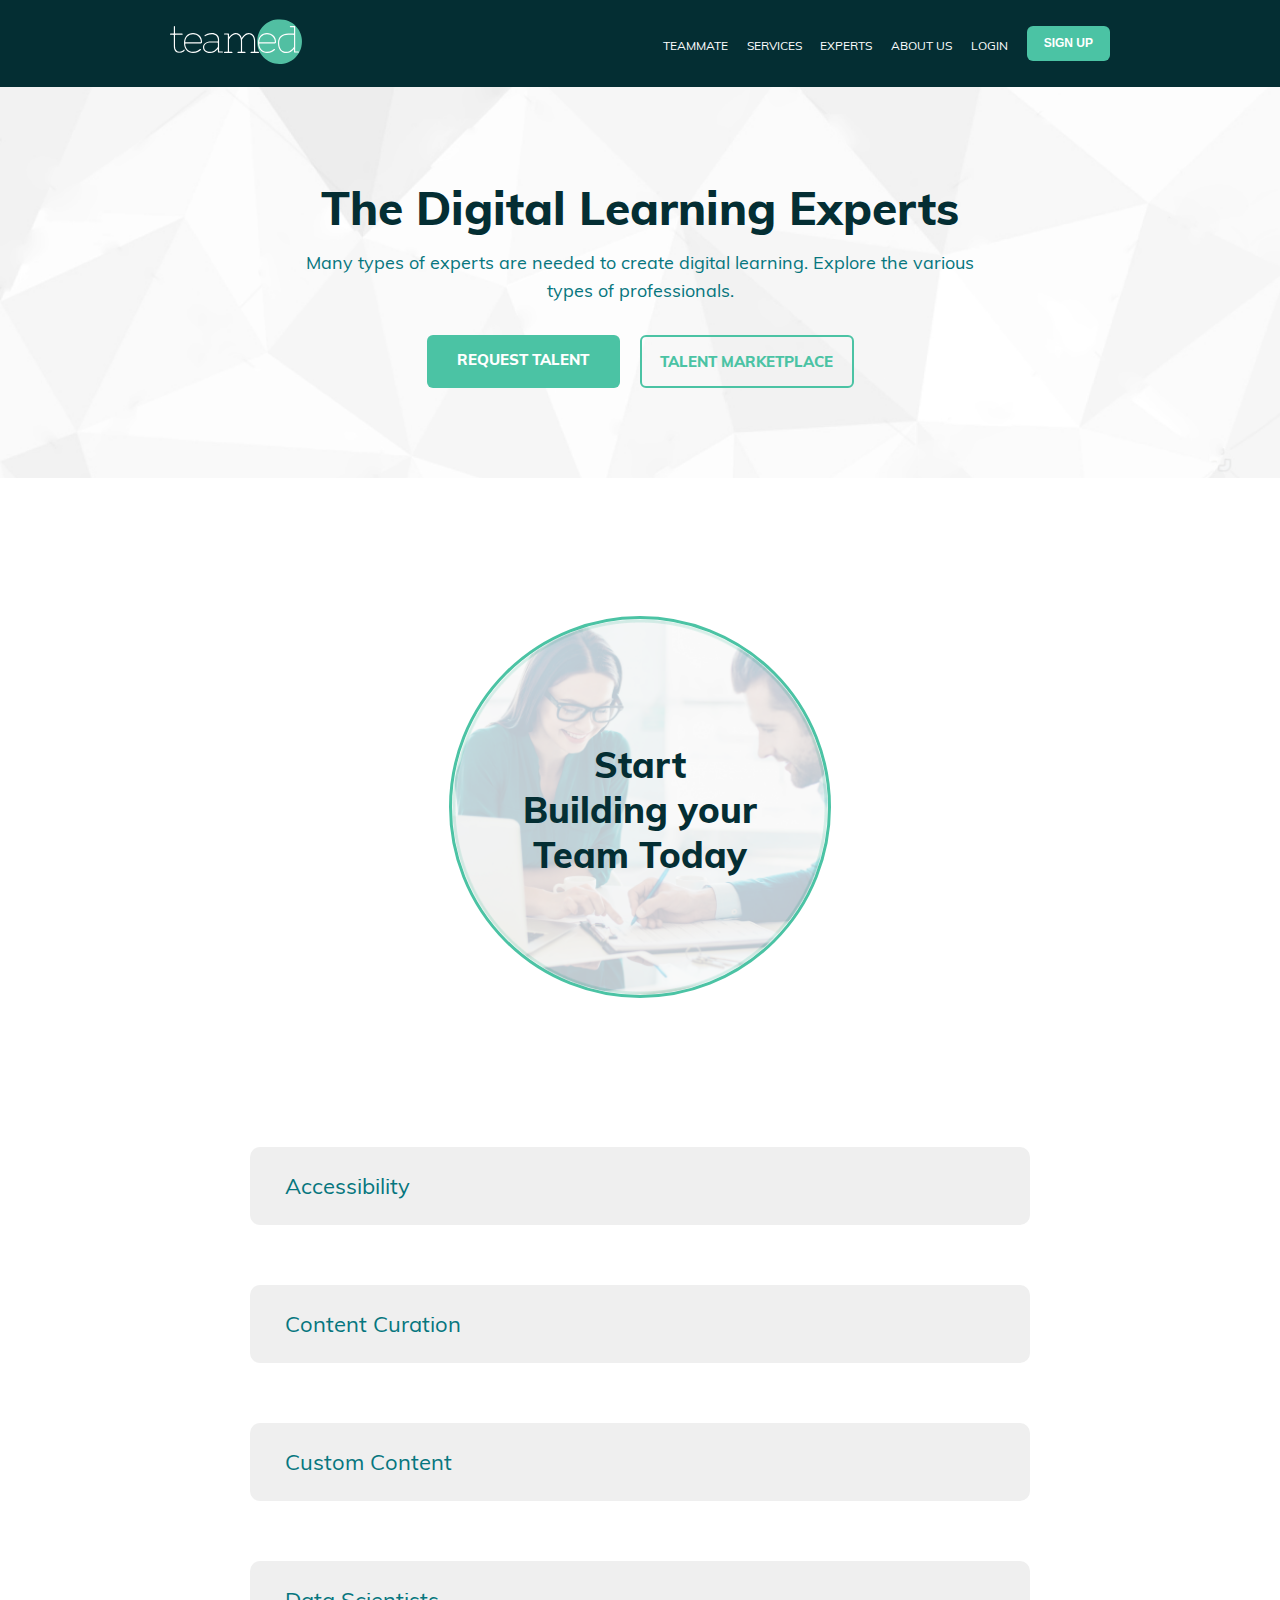
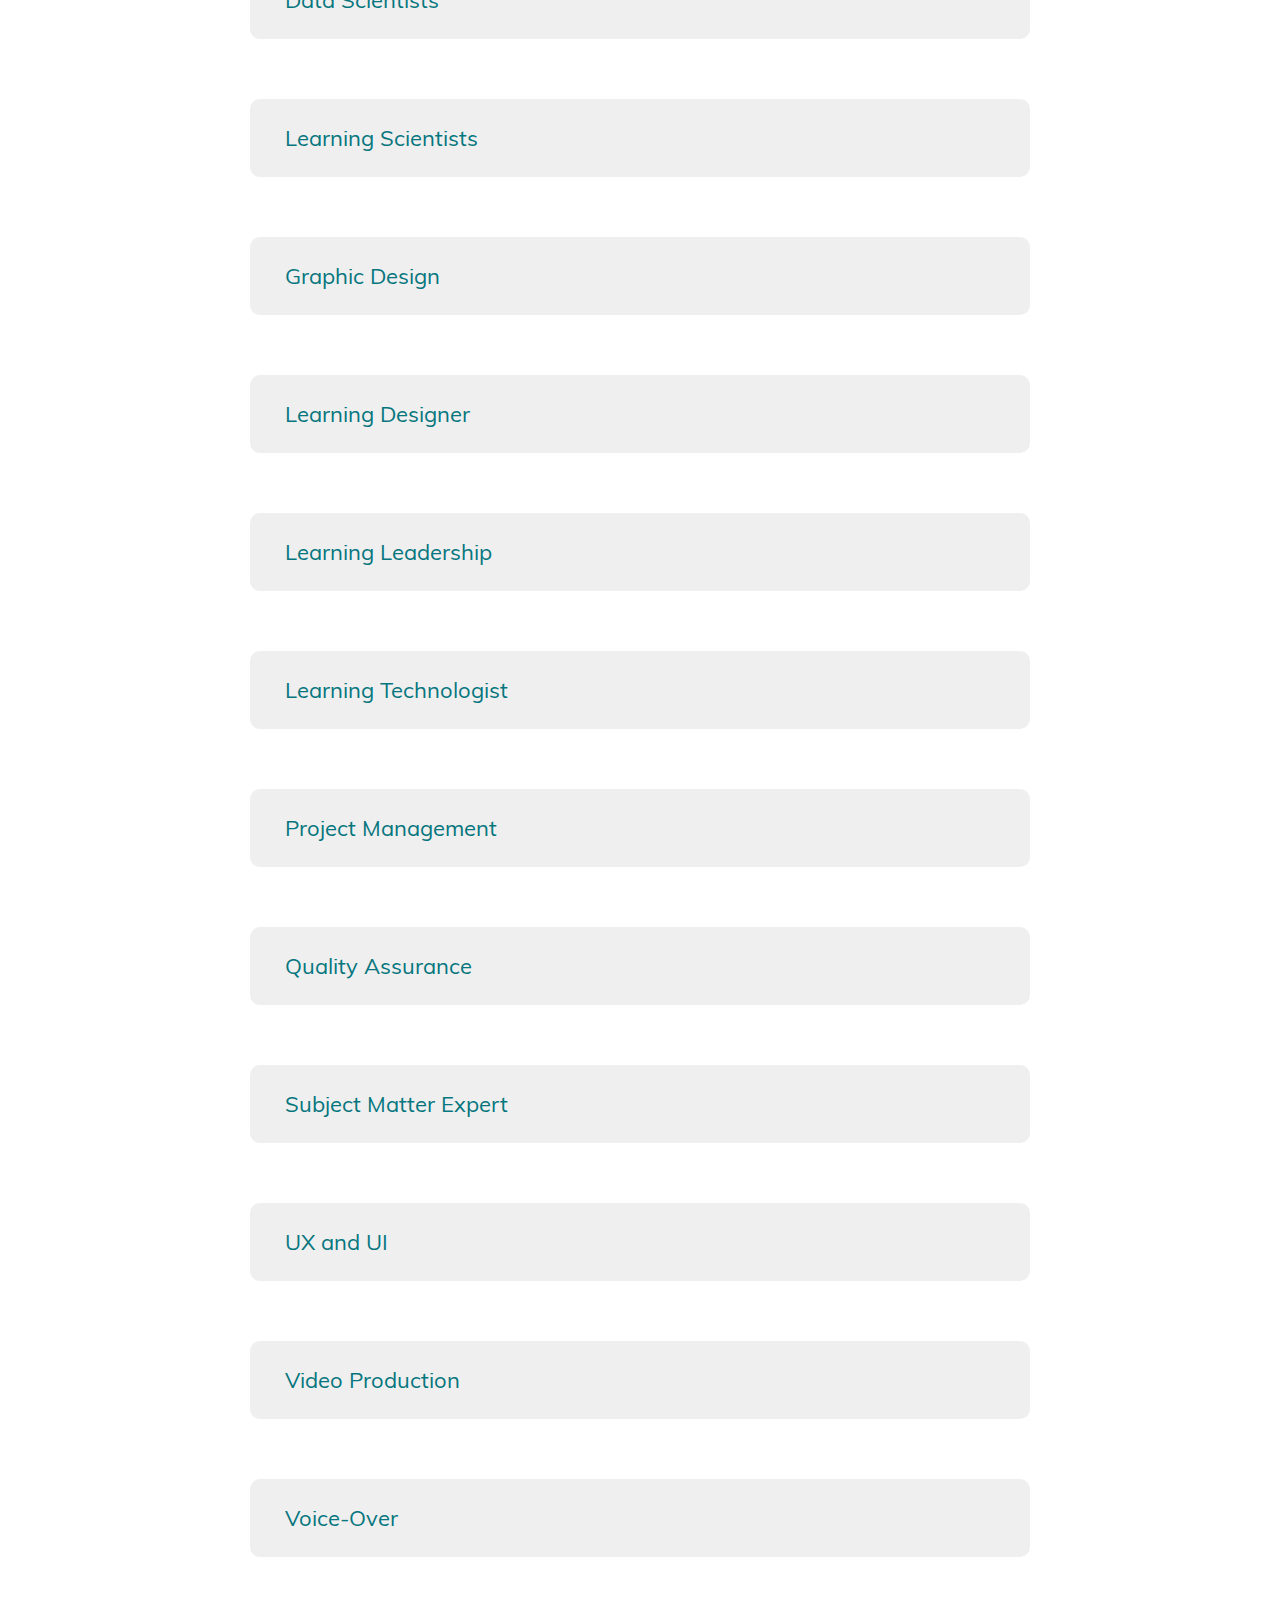
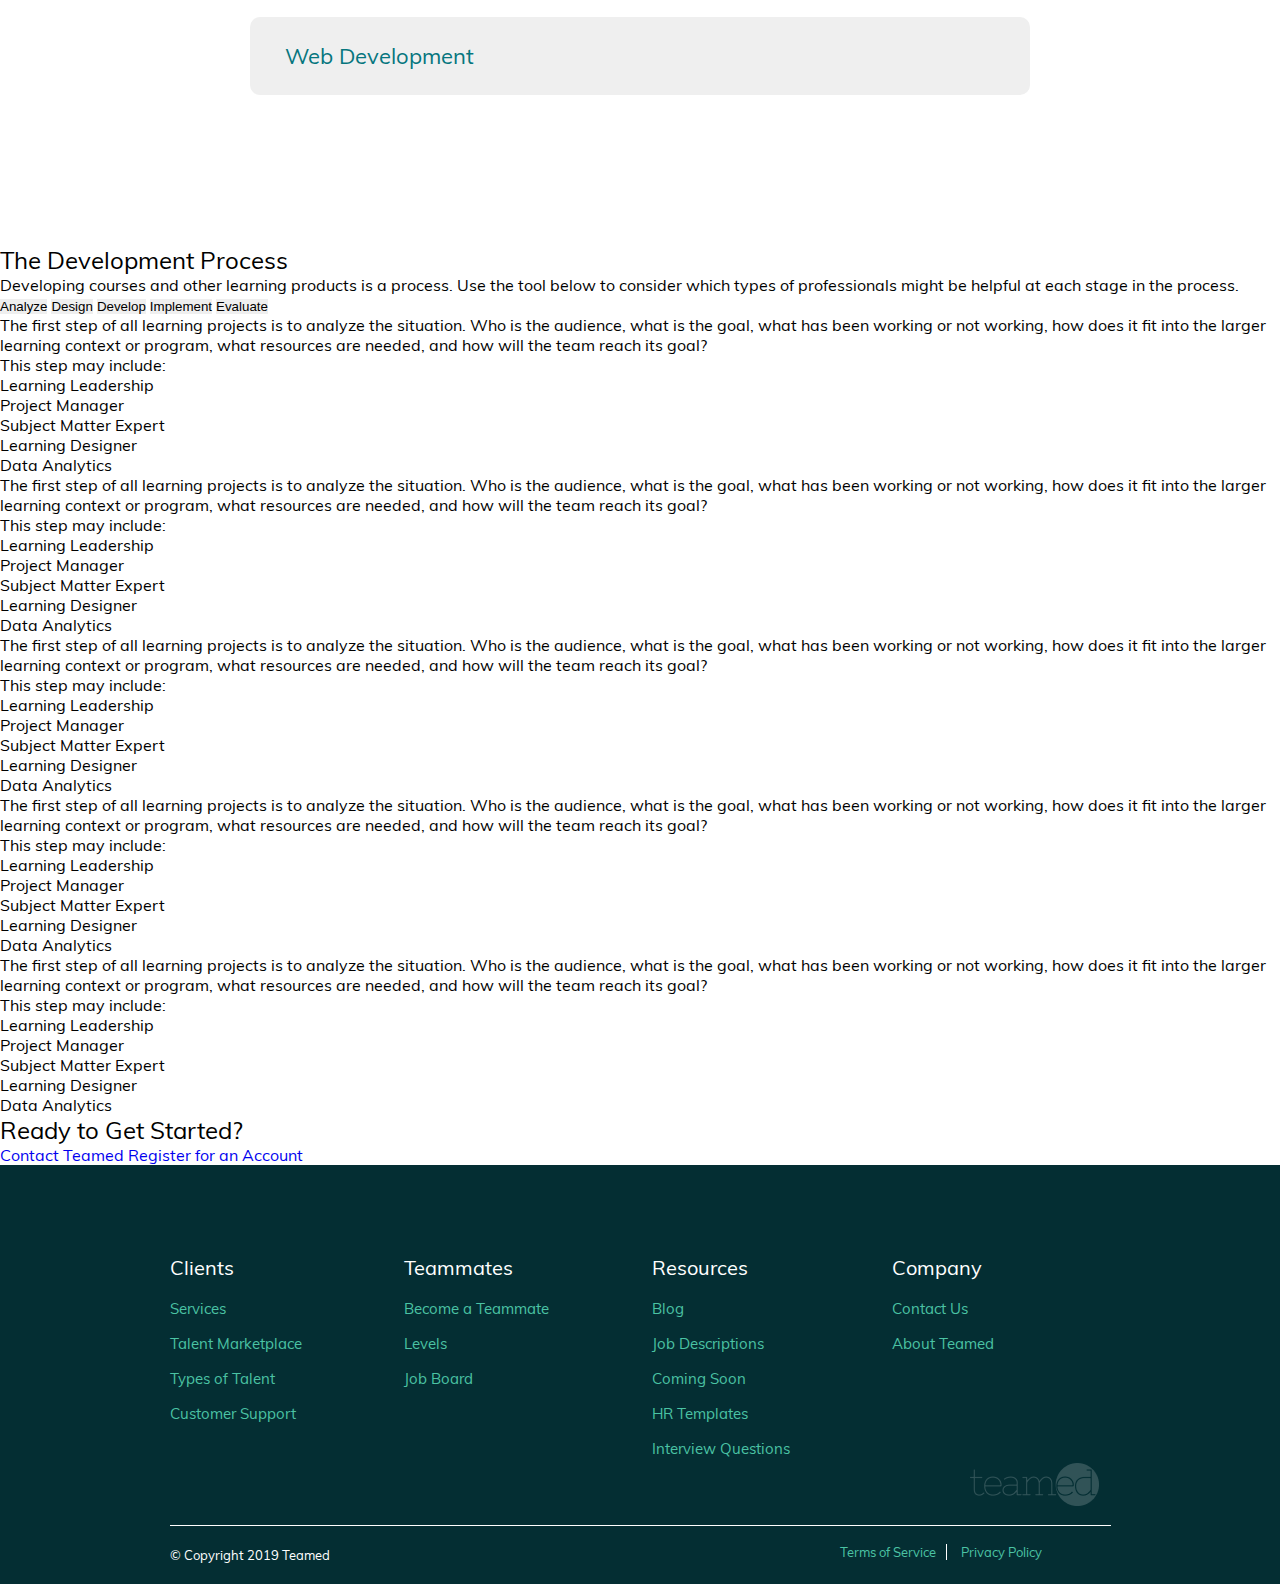
<file: experts.html>
<!DOCTYPE html>
<html lang="en">
<head>
    <meta charset="UTF-8">
    <meta name="viewport" content="width=device-width, initial-scale=1.0">
    <meta http-equiv="X-UA-Compatible" content="ie=edge">
    <link rel="stylesheet" href="https://use.fontawesome.com/releases/v5.8.2/css/all.css" integrity="sha384-oS3vJWv+0UjzBfQzYUhtDYW+Pj2yciDJxpsK1OYPAYjqT085Qq/1cq5FLXAZQ7Ay" crossorigin="anonymous">
    <link rel="stylesheet" href="libs/css/slick.css">
    <link rel="stylesheet" href="styles/main.css">
    <title>Experts</title>
</head>
<body>
    <header class="header">
        <div class="header__content-wrap">
            <a href="index.html" class="header__logo-link">
                <svg width="132" height="45" viewBox="0 0 132 45" fill="none" xmlns="http://www.w3.org/2000/svg">
                    <mask id="mask0" mask-type="alpha" maskUnits="userSpaceOnUse" x="0" y="7" width="15" height="27">
                    <path fill-rule="evenodd" clip-rule="evenodd" d="M0 7.03348H14.8131V33.8492H0V7.03348Z" fill="white"/>
                    </mask>
                    <g mask="url(#mask0)">
                    <path fill-rule="evenodd" clip-rule="evenodd" d="M13.8267 30.8275C14.1343 30.5262 14.3647 30.5627 14.6331 30.8275C14.9024 31.0927 14.8637 31.394 14.5566 31.6965C13.7502 32.49 12.0984 33.8492 9.60203 33.8492C6.03 33.8492 3.84102 31.5075 3.84102 27.2397V16.2872C3.84102 15.9095 3.64881 15.7207 3.26492 15.7207H0.576102C0.192203 15.7207 0 15.5317 0 15.154C0 14.7762 0.192203 14.5875 0.576102 14.5875H3.26492C3.64881 14.5875 3.84102 14.3987 3.84102 14.0207V7.59998C3.84102 7.22248 4.03246 7.03348 4.41661 7.03348C4.80102 7.03348 4.99297 7.22248 4.99297 7.59998V14.0207C4.99297 14.3987 5.18492 14.5875 5.56907 14.5875H12.0984C12.4828 14.5875 12.6747 14.7762 12.6747 15.154C12.6747 15.5317 12.4828 15.7207 12.0984 15.7207H5.56907C5.18492 15.7207 4.99297 15.9095 4.99297 16.2872V27.2397C4.99297 30.8652 6.72153 32.7162 9.60203 32.7162C11.5607 32.7162 12.9435 31.6212 13.8267 30.8275Z" fill="#FEFEFE"/>
                    </g>
                    <path fill-rule="evenodd" clip-rule="evenodd" d="M15.7616 23.2311H30.2764C30.6595 23.2311 30.8509 23.0389 30.8509 22.654C30.8509 20.615 30.0848 18.8461 28.5913 17.384C27.0979 15.8845 25.2598 15.1538 23.0003 15.1538C20.6637 15.1538 18.7872 15.9611 17.3318 17.6154C16.1447 18.9619 15.4171 20.6539 15.2257 22.654C15.1874 23.0389 15.3403 23.2311 15.7616 23.2311ZM30.0084 30.0765C30.3532 29.7697 30.5831 29.9617 30.8509 30.2308C31.1193 30.5389 31.0805 30.8082 30.8128 31.0384C29.4725 32.2688 27.1745 34 23.0003 34C20.2806 34 18.1362 33.0771 16.4894 31.2306C14.8427 29.3461 14 26.9234 14 24.0003C14 21.0766 14.8427 18.6539 16.4894 16.7694C18.1362 14.9226 20.2806 14 23.0003 14C25.6428 14 27.7872 14.846 29.4725 16.538C31.1576 18.2313 32 20.2693 32 22.654V23.2311C32 24.0003 31.617 24.3839 30.8509 24.3839H15.7616C15.3403 24.3839 15.1489 24.5764 15.1874 24.9611C15.3403 27.1928 16.0681 29.0381 17.3318 30.461C18.7872 32.0386 20.6637 32.8462 23.0003 32.8462C26.9828 32.8462 28.8593 31.115 30.0084 30.0765Z" fill="#FEFEFE"/>
                    <path fill-rule="evenodd" clip-rule="evenodd" d="M47.902 24.1929C47.902 23.8082 47.706 23.6157 47.3135 23.6157H40.8428C36.2939 23.6157 34.1762 25.5771 34.1762 28.2307C34.1762 30.9614 36.2547 32.8462 40.0586 32.8462C42.2158 32.8462 44.1372 31.9999 45.9016 30.2687C46.6472 29.5383 47.3135 28.6925 47.902 27.654V24.1929ZM47.0786 15.8463C48.4116 17.0383 49.0787 18.5381 49.0787 20.346V31.8843C49.0787 32.269 49.275 32.4612 49.6667 32.4612H52.4115C52.8038 32.4612 53 32.6535 53 33.0387C53 33.4233 52.8038 33.6156 52.4115 33.6156H48.4902C48.098 33.6156 47.902 33.4233 47.902 33.0387V30.8848C47.902 30.3845 47.706 30.0765 47.2746 30.5001C46.569 31.3853 45.6273 32.1534 44.4116 32.8851C43.1176 33.6156 41.6665 34 40.0586 34C35.4707 34 33 31.4997 33 28.2307C33 25.0389 35.9414 22.4619 40.8428 22.4619H47.3135C47.706 22.4619 47.902 22.2694 47.902 21.885V20.346C47.902 17.423 45.3923 15.1538 41.7846 15.1538C38.6473 15.1538 36.4899 16.3079 35.431 17.1152C35.0785 17.384 34.8036 17.3464 34.6076 17.0383C34.3722 16.7302 34.4114 16.4614 34.6863 16.2689C36.0976 15.1538 38.451 14 41.7846 14C43.9802 14 45.7454 14.6159 47.0786 15.8463Z" fill="#FEFEFE"/>
                    <path fill-rule="evenodd" clip-rule="evenodd" d="M57.2692 32.8231C57.6538 32.8231 57.8461 32.6271 57.8461 32.2348V16.1571C57.8461 15.7649 57.6538 15.5689 57.2692 15.5689H54.5769C54.1922 15.5689 54 15.3727 54 14.9804C54 14.5882 54.1922 14.3922 54.5769 14.3922H58.4227C58.8074 14.3922 58.9996 14.5882 58.9996 14.9804V17.1762C58.9996 17.7645 59.1536 18.0388 59.6149 17.5685C61.6152 15.1767 63.5763 14 65.5382 14C68.4993 14 70.8451 15.7649 71.73 19.0195C72.2305 18.1183 72.8454 17.2544 73.5771 16.5099C75.1532 14.8242 76.846 14 78.6146 14C82.4614 14 85.1527 16.8634 85.1527 21.8433V32.2348C85.1527 32.6271 85.3451 32.8231 85.7298 32.8231H88.4223C88.8075 32.8231 89 33.0193 89 33.412C89 33.804 88.8075 34 88.4223 34H81.1149C80.7302 34 80.5377 33.804 80.5377 33.412C80.5377 33.0193 80.7302 32.8231 81.1149 32.8231H83.4227C83.8074 32.8231 83.9999 32.6271 83.9999 32.2348V21.8433C83.9999 17.5685 81.6918 15.1767 78.6146 15.1767C77.0379 15.1767 75.4228 16.079 73.8459 17.9223C73.1145 18.7452 72.4996 19.6861 71.9994 20.6666C72.0381 21.2551 72.076 21.647 72.076 21.8433V32.2348C72.076 32.6271 72.2682 32.8231 72.6529 32.8231H74.961C75.3457 32.8231 75.5379 33.0193 75.5379 33.412C75.5379 33.804 75.3457 34 74.961 34H68.038C67.6533 34 67.4611 33.804 67.4611 33.412C67.4611 33.0193 67.6533 32.8231 68.038 32.8231H70.3461C70.7308 32.8231 70.923 32.6271 70.923 32.2348V21.8433C70.923 17.5685 68.6151 15.1767 65.5382 15.1767C63.961 15.1767 62.423 16.079 60.8841 17.8428C60.2303 18.5889 59.5765 19.4902 58.9996 20.4703V32.2348C58.9996 32.6271 59.1921 32.8231 59.5765 32.8231H61.8841C62.269 32.8231 62.4612 33.0193 62.4612 33.412C62.4612 33.804 62.269 34 61.8841 34H54.5769C54.1922 34 54 33.804 54 33.412C54 33.0193 54.1922 32.8231 54.5769 32.8231H57.2692Z" fill="#FEFEFE"/>
                    <mask id="mask1" mask-type="alpha" maskUnits="userSpaceOnUse" x="87" y="0" width="45" height="45">
                    <path fill-rule="evenodd" clip-rule="evenodd" d="M87.1091 0.135254H131.976V45H87.1091V0.135254Z" fill="white"/>
                    </mask>
                    <g mask="url(#mask1)">
                    <path fill-rule="evenodd" clip-rule="evenodd" d="M130.375 14.2495C130.922 15.6184 131.329 17.0284 131.6 18.4752C131.869 19.9251 131.991 21.3829 131.974 22.8565C131.954 24.3295 131.792 25.7873 131.485 27.2284C131.18 28.6696 130.737 30.0651 130.153 31.4187C129.576 32.7712 128.866 34.0544 128.033 35.2701C127.201 36.4836 126.256 37.6061 125.2 38.6332C124.146 39.6611 123.001 40.5771 121.766 41.379C120.531 42.1823 119.227 42.8576 117.861 43.4014C116.493 43.947 115.084 44.354 113.635 44.6263C112.188 44.8928 110.727 45.0161 109.254 44.9983C107.783 44.9795 106.325 44.8183 104.883 44.5119C103.443 44.2066 102.047 43.7612 100.692 43.1818C99.3402 42.6023 98.0555 41.894 96.842 41.0591C95.6275 40.2262 94.5051 39.2802 93.478 38.2257C92.4475 37.1721 91.5343 36.026 90.7322 34.7906C89.9283 33.5568 89.2536 32.2534 88.7092 30.8866C88.1657 29.519 87.7546 28.1093 87.4871 26.6601C87.2171 25.2156 87.0928 23.7522 87.1108 22.2789C87.1304 20.8068 87.2949 19.3501 87.5992 17.9101C87.9046 16.4688 88.3487 15.071 88.9304 13.7177C89.5101 12.3631 90.2197 11.0807 91.052 9.86751C91.8857 8.65277 92.8297 7.53336 93.8865 6.50345C94.9414 5.47633 96.0859 4.55802 97.3187 3.7587C98.5553 2.95506 99.8588 2.28209 101.225 1.73472C102.593 1.18836 104 0.780819 105.451 0.51209C106.897 0.244887 108.358 0.119294 109.831 0.136836C111.304 0.154887 112.761 0.318107 114.201 0.62548C115.643 0.931073 117.041 1.37395 118.393 1.95463C119.745 2.5376 121.03 3.24463 122.245 4.07624C123.457 4.91243 124.58 5.8559 125.607 6.91302C126.635 7.96658 127.551 9.11141 128.354 10.3468C129.154 11.5816 129.83 12.884 130.375 14.2495Z" fill="#51BFA2"/>
                    </g>
                    <path fill-rule="evenodd" clip-rule="evenodd" d="M89.7614 23.2311H104.276C104.659 23.2311 104.85 23.0389 104.85 22.654C104.85 20.615 104.085 18.8461 102.591 17.384C101.098 15.8845 99.2587 15.1538 96.9995 15.1538C94.6634 15.1538 92.7872 15.9611 91.3323 17.6154C90.1444 18.9619 89.4171 20.6539 89.2255 22.654C89.1869 23.0389 89.3408 23.2311 89.7614 23.2311ZM104.008 30.0765C104.352 29.7697 104.583 29.9617 104.85 30.2308C105.119 30.5389 105.081 30.8082 104.813 31.0384C103.473 32.2688 101.174 34 96.9995 34C94.2804 34 92.136 33.0771 90.4887 31.2306C88.8424 29.3461 88 26.9234 88 24.0003C88 21.0766 88.8424 18.6539 90.4887 16.7694C92.136 14.9226 94.2804 14 96.9995 14C99.6418 14 101.787 14.846 103.473 16.538C105.157 18.2313 106 20.2693 106 22.654V23.2311C106 24.0003 105.617 24.3839 104.85 24.3839H89.7614C89.3408 24.3839 89.1491 24.5764 89.1869 24.9611C89.3408 27.1928 90.0681 29.0381 91.3323 30.461C92.7872 32.0386 94.6634 32.8462 96.9995 32.8462C100.983 32.8462 102.859 31.115 104.008 30.0765Z" fill="#FEFEFE"/>
                    <path fill-rule="evenodd" clip-rule="evenodd" d="M124.036 16.3173C124.036 15.937 123.845 15.7469 123.463 15.7469H118.309C112.505 15.7469 109.144 18.7127 109.144 23.9232C109.144 29.7032 112.085 32.8592 116.399 32.8592C118.5 32.8592 120.371 32.0225 122.089 30.3108C122.815 29.5886 123.463 28.7522 124.036 27.7254V16.3173ZM124.036 8.71168C124.036 8.33134 123.845 8.14129 123.463 8.14129H120.409C120.027 8.14129 119.836 7.95099 119.836 7.57039C119.836 7.1903 120.027 7 120.409 7H124.609C124.991 7 125.182 7.1903 125.182 7.57039V31.9082C125.182 32.2883 125.373 32.4784 125.755 32.4784H128.427C128.809 32.4784 129 32.6687 129 33.0495C129 33.4296 128.809 33.6197 128.427 33.6197H124.609C124.227 33.6197 124.036 33.4296 124.036 33.0495V30.92C124.036 30.4254 123.845 30.1208 123.426 30.5396C122.776 31.3758 121.86 32.174 120.638 32.8975C119.378 33.6197 117.966 34 116.399 34C111.321 34 108 30.3108 108 23.9232C108 18.1423 111.818 14.6059 118.309 14.6059H123.463C123.845 14.6059 124.036 14.4159 124.036 14.0353V8.71168Z" fill="#FEFEFE"/>
                </svg>
            </a>
            <nav class="header__nav">
                <ul class="header__nav-list">
                    <li><a href="teammate.html">Teammate</a></li>
                    <li><a href="services.html">Services</a></li>
                    <li><a href="experts.html">Experts</a></li>
                    <li><a href="about.html">About Us</a></li>
                    <li><a href="#">Login</a></li>
                    <li><button class="header__sign-up">Sign Up</button></li>
                </ul>
            </nav>
        </div>
    </header>
    <main class="experts">
        <section class="experts-bnr">
            <div class="experts-bnr__wrap">
                <h1 class="experts-bnr__heading">The Digital Learning Experts</h1>
                <p class="experts-bnr__descr">Many types of experts are needed to create digital learning. Explore the various types of professionals.</p>
                <div class="experts-bnr__btns">
                    <a href="#" class="btn_green">Request Talent</a>
                    <a href="#" class="btn__white">Talent Marketplace</a>
                </div>
            </div>
        </section>
        <section class="experts-circle">
            <div class="experts-circle__img-wrap">
                <img src="img/experts-circle.png" width="382" height="382" alt="">
                <h2 class="experts-circle__heading">Start Building your Team Today</h2>
            </div>
        </section>
        <section class="experts-accordion">
            <div class="experts-accordion__wrap">
                <div class="expert-accordion__item">
                    <div class="expert-accordion__item-head">
                        <span class="text">Accessibility</span>
                        <button class="acc-btn"></button>
                    </div>
                    <div class="expert-accordion__item-body">
                        <p>Accessibility experts ensure that your learning experiences both meet the legal requirements and your students’ needs. These experts are highly familiar with The Americans with Disabilities Act and Section 508. They have in-depth knowledge of tools and how they can be applied, this includes both low-tech and high-tech options. Many learning designers, learning technologists, and UI and UX experts may also have this type of expertise and will apply Web Content Accessibility Guidelines (WCAG) and Universal Design principles. Designing with accessibility in mind saves time later for everyone.</p>
                    </div>
                </div>
                <div class="expert-accordion__item">
                    <div class="expert-accordion__item-head">
                        <span class="text">Content Curation</span>
                        <button class="acc-btn"></button>
                    </div>
                    <div class="expert-accordion__item-body">
                        <p>Accessibility experts ensure that your learning experiences both meet the legal requirements and your students’ needs. These experts are highly familiar with The Americans with Disabilities Act and Section 508. They have in-depth knowledge of tools and how they can be applied, this includes both low-tech and high-tech options. Many learning designers, learning technologists, and UI and UX experts may also have this type of expertise and will apply Web Content Accessibility Guidelines (WCAG) and Universal Design principles. Designing with accessibility in mind saves time later for everyone.</p>
                    </div>
                </div>
                <div class="expert-accordion__item">
                    <div class="expert-accordion__item-head">
                        <span class="text">Custom Content</span>
                        <button class="acc-btn"></button>
                    </div>
                    <div class="expert-accordion__item-body">
                        <p>Accessibility experts ensure that your learning experiences both meet the legal requirements and your students’ needs. These experts are highly familiar with The Americans with Disabilities Act and Section 508. They have in-depth knowledge of tools and how they can be applied, this includes both low-tech and high-tech options. Many learning designers, learning technologists, and UI and UX experts may also have this type of expertise and will apply Web Content Accessibility Guidelines (WCAG) and Universal Design principles. Designing with accessibility in mind saves time later for everyone.</p>
                    </div>
                </div>
                <div class="expert-accordion__item">
                    <div class="expert-accordion__item-head">
                        <span class="text">Data Scientists</span>
                        <button class="acc-btn"></button>
                    </div>
                    <div class="expert-accordion__item-body">
                        <p>Accessibility experts ensure that your learning experiences both meet the legal requirements and your students’ needs. These experts are highly familiar with The Americans with Disabilities Act and Section 508. They have in-depth knowledge of tools and how they can be applied, this includes both low-tech and high-tech options. Many learning designers, learning technologists, and UI and UX experts may also have this type of expertise and will apply Web Content Accessibility Guidelines (WCAG) and Universal Design principles. Designing with accessibility in mind saves time later for everyone.</p>
                    </div>
                </div>
                <div class="expert-accordion__item">
                    <div class="expert-accordion__item-head">
                        <span class="text">Learning Scientists</span>
                        <button class="acc-btn"></button>
                    </div>
                    <div class="expert-accordion__item-body">
                        <p>Accessibility experts ensure that your learning experiences both meet the legal requirements and your students’ needs. These experts are highly familiar with The Americans with Disabilities Act and Section 508. They have in-depth knowledge of tools and how they can be applied, this includes both low-tech and high-tech options. Many learning designers, learning technologists, and UI and UX experts may also have this type of expertise and will apply Web Content Accessibility Guidelines (WCAG) and Universal Design principles. Designing with accessibility in mind saves time later for everyone.</p>
                    </div>
                </div>
                <div class="expert-accordion__item">
                    <div class="expert-accordion__item-head">
                        <span class="text">Graphic Design</span>
                        <button class="acc-btn"></button>
                    </div>
                    <div class="expert-accordion__item-body">
                        <p>Accessibility experts ensure that your learning experiences both meet the legal requirements and your students’ needs. These experts are highly familiar with The Americans with Disabilities Act and Section 508. They have in-depth knowledge of tools and how they can be applied, this includes both low-tech and high-tech options. Many learning designers, learning technologists, and UI and UX experts may also have this type of expertise and will apply Web Content Accessibility Guidelines (WCAG) and Universal Design principles. Designing with accessibility in mind saves time later for everyone.</p>
                    </div>
                </div>
                <div class="expert-accordion__item">
                    <div class="expert-accordion__item-head">
                        <span class="text">Learning Designer</span>
                        <button class="acc-btn"></button>
                    </div>
                    <div class="expert-accordion__item-body">
                        <p>Accessibility experts ensure that your learning experiences both meet the legal requirements and your students’ needs. These experts are highly familiar with The Americans with Disabilities Act and Section 508. They have in-depth knowledge of tools and how they can be applied, this includes both low-tech and high-tech options. Many learning designers, learning technologists, and UI and UX experts may also have this type of expertise and will apply Web Content Accessibility Guidelines (WCAG) and Universal Design principles. Designing with accessibility in mind saves time later for everyone.</p>
                    </div>
                </div>
                <div class="expert-accordion__item">
                    <div class="expert-accordion__item-head">
                        <span class="text">Learning Leadership</span>
                        <button class="acc-btn"></button>
                    </div>
                    <div class="expert-accordion__item-body">
                        <p>Accessibility experts ensure that your learning experiences both meet the legal requirements and your students’ needs. These experts are highly familiar with The Americans with Disabilities Act and Section 508. They have in-depth knowledge of tools and how they can be applied, this includes both low-tech and high-tech options. Many learning designers, learning technologists, and UI and UX experts may also have this type of expertise and will apply Web Content Accessibility Guidelines (WCAG) and Universal Design principles. Designing with accessibility in mind saves time later for everyone.</p>
                    </div>
                </div>
                <div class="expert-accordion__item">
                    <div class="expert-accordion__item-head">
                        <span class="text">Learning Technologist</span>
                        <button class="acc-btn"></button>
                    </div>
                    <div class="expert-accordion__item-body">
                        <p>Accessibility experts ensure that your learning experiences both meet the legal requirements and your students’ needs. These experts are highly familiar with The Americans with Disabilities Act and Section 508. They have in-depth knowledge of tools and how they can be applied, this includes both low-tech and high-tech options. Many learning designers, learning technologists, and UI and UX experts may also have this type of expertise and will apply Web Content Accessibility Guidelines (WCAG) and Universal Design principles. Designing with accessibility in mind saves time later for everyone.</p>
                    </div>
                </div>
                <div class="expert-accordion__item">
                    <div class="expert-accordion__item-head">
                        <span class="text">Project Management</span>
                        <button class="acc-btn"></button>
                    </div>
                    <div class="expert-accordion__item-body">
                        <p>Accessibility experts ensure that your learning experiences both meet the legal requirements and your students’ needs. These experts are highly familiar with The Americans with Disabilities Act and Section 508. They have in-depth knowledge of tools and how they can be applied, this includes both low-tech and high-tech options. Many learning designers, learning technologists, and UI and UX experts may also have this type of expertise and will apply Web Content Accessibility Guidelines (WCAG) and Universal Design principles. Designing with accessibility in mind saves time later for everyone.</p>
                    </div>
                </div>
                <div class="expert-accordion__item">
                    <div class="expert-accordion__item-head">
                        <span class="text">Quality Assurance</span>
                        <button class="acc-btn"></button>
                    </div>
                    <div class="expert-accordion__item-body">
                        <p>Accessibility experts ensure that your learning experiences both meet the legal requirements and your students’ needs. These experts are highly familiar with The Americans with Disabilities Act and Section 508. They have in-depth knowledge of tools and how they can be applied, this includes both low-tech and high-tech options. Many learning designers, learning technologists, and UI and UX experts may also have this type of expertise and will apply Web Content Accessibility Guidelines (WCAG) and Universal Design principles. Designing with accessibility in mind saves time later for everyone.</p>
                    </div>
                </div>
                <div class="expert-accordion__item">
                    <div class="expert-accordion__item-head">
                        <span class="text">Subject Matter Expert</span>
                        <button class="acc-btn"></button>
                    </div>
                    <div class="expert-accordion__item-body">
                        <p>Accessibility experts ensure that your learning experiences both meet the legal requirements and your students’ needs. These experts are highly familiar with The Americans with Disabilities Act and Section 508. They have in-depth knowledge of tools and how they can be applied, this includes both low-tech and high-tech options. Many learning designers, learning technologists, and UI and UX experts may also have this type of expertise and will apply Web Content Accessibility Guidelines (WCAG) and Universal Design principles. Designing with accessibility in mind saves time later for everyone.</p>
                    </div>
                </div>
                <div class="expert-accordion__item">
                    <div class="expert-accordion__item-head">
                        <span class="text">UX and UI</span>
                        <button class="acc-btn"></button>
                    </div>
                    <div class="expert-accordion__item-body">
                        <p>Accessibility experts ensure that your learning experiences both meet the legal requirements and your students’ needs. These experts are highly familiar with The Americans with Disabilities Act and Section 508. They have in-depth knowledge of tools and how they can be applied, this includes both low-tech and high-tech options. Many learning designers, learning technologists, and UI and UX experts may also have this type of expertise and will apply Web Content Accessibility Guidelines (WCAG) and Universal Design principles. Designing with accessibility in mind saves time later for everyone.</p>
                    </div>
                </div>
                <div class="expert-accordion__item">
                    <div class="expert-accordion__item-head">
                        <span class="text">Video Production</span>
                        <button class="acc-btn"></button>
                    </div>
                    <div class="expert-accordion__item-body">
                        <p>Accessibility experts ensure that your learning experiences both meet the legal requirements and your students’ needs. These experts are highly familiar with The Americans with Disabilities Act and Section 508. They have in-depth knowledge of tools and how they can be applied, this includes both low-tech and high-tech options. Many learning designers, learning technologists, and UI and UX experts may also have this type of expertise and will apply Web Content Accessibility Guidelines (WCAG) and Universal Design principles. Designing with accessibility in mind saves time later for everyone.</p>
                    </div>
                </div>
                <div class="expert-accordion__item">
                    <div class="expert-accordion__item-head">
                        <span class="text">Voice-Over</span>
                        <button class="acc-btn"></button>
                    </div>
                    <div class="expert-accordion__item-body">
                        <p>Accessibility experts ensure that your learning experiences both meet the legal requirements and your students’ needs. These experts are highly familiar with The Americans with Disabilities Act and Section 508. They have in-depth knowledge of tools and how they can be applied, this includes both low-tech and high-tech options. Many learning designers, learning technologists, and UI and UX experts may also have this type of expertise and will apply Web Content Accessibility Guidelines (WCAG) and Universal Design principles. Designing with accessibility in mind saves time later for everyone.</p>
                    </div>
                </div>
                <div class="expert-accordion__item">
                    <div class="expert-accordion__item-head">
                        <span class="text">Web Development</span>
                        <button class="acc-btn"></button>
                    </div>
                    <div class="expert-accordion__item-body">
                        <p>Accessibility experts ensure that your learning experiences both meet the legal requirements and your students’ needs. These experts are highly familiar with The Americans with Disabilities Act and Section 508. They have in-depth knowledge of tools and how they can be applied, this includes both low-tech and high-tech options. Many learning designers, learning technologists, and UI and UX experts may also have this type of expertise and will apply Web Content Accessibility Guidelines (WCAG) and Universal Design principles. Designing with accessibility in mind saves time later for everyone.</p>
                    </div>
                </div>
            </div>
        </section>
        <section class="experts-card">
            <div class="experts-card__wrap">
                <div class="experts-card__content">
                    <h2 class="experts-card__heading">The Development Process</h2>
                    <p class="experts-card__text">Developing courses and other learning products is a process. Use the tool below to consider which types of professionals might be helpful at each stage in the process.</p>
                </div>
            </div>
        </section>
        <section class="experts-tabs">
            <div class="experts-tabs__wrap">
                <div class="experts-tabs__btns-box">
                    <button class="experts-tabs__btn active" data-target='t1'>Analyze</button>
                    <button class="experts-tabs__btn" data-target='t2'>Design</button>
                    <button class="experts-tabs__btn" data-target='t3'>Develop</button>
                    <button class="experts-tabs__btn" data-target='t4'>Implement</button>
                    <button class="experts-tabs__btn" data-target='t5'>Evaluate</button>
                </div>
                <div class="experts-tabs__card-box">
                    <div class="experts-tabs__card" id="t1">
                        <p class="experts-tabs__card-text">The first step of all learning projects is to analyze the situation. Who is the audience, what is the goal, what has been working or not working, how does it fit into the larger learning context or program, what resources are needed, and how will the team reach its goal?</p>
                        <span class="list-head">This step may include:</span>
                        <ul class="experts-tabs__list">
                            <li class="experts-tabs__list-item">Learning Leadership</li>
                            <li class="experts-tabs__list-item">Project Manager</li>
                            <li class="experts-tabs__list-item">Subject Matter Expert</li>
                            <li class="experts-tabs__list-item">Learning Designer</li>
                            <li class="experts-tabs__list-item">Data Analytics</li>
                        </ul>
                    </div>
                    <div class="experts-tabs__card hide" id="t2">
                        <p class="experts-tabs__card-text">The first step of all learning projects is to analyze the situation. Who is the audience, what is the goal, what has been working or not working, how does it fit into the larger learning context or program, what resources are needed, and how will the team reach its goal?</p>
                        <span class="list-head">This step may include:</span>
                        <ul class="experts-tabs__list">
                            <li class="experts-tabs__list-item">Learning Leadership</li>
                            <li class="experts-tabs__list-item">Project Manager</li>
                            <li class="experts-tabs__list-item">Subject Matter Expert</li>
                            <li class="experts-tabs__list-item">Learning Designer</li>
                            <li class="experts-tabs__list-item">Data Analytics</li>
                        </ul>
                    </div>
                    <div class="experts-tabs__card hide" id="t3">
                        <p class="experts-tabs__card-text">The first step of all learning projects is to analyze the situation. Who is the audience, what is the goal, what has been working or not working, how does it fit into the larger learning context or program, what resources are needed, and how will the team reach its goal?</p>
                        <span class="list-head">This step may include:</span>
                        <ul class="experts-tabs__list">
                            <li class="experts-tabs__list-item">Learning Leadership</li>
                            <li class="experts-tabs__list-item">Project Manager</li>
                            <li class="experts-tabs__list-item">Subject Matter Expert</li>
                            <li class="experts-tabs__list-item">Learning Designer</li>
                            <li class="experts-tabs__list-item">Data Analytics</li>
                        </ul>
                    </div>
                    <div class="experts-tabs__card hide" id="t4">
                        <p class="experts-tabs__card-text">The first step of all learning projects is to analyze the situation. Who is the audience, what is the goal, what has been working or not working, how does it fit into the larger learning context or program, what resources are needed, and how will the team reach its goal?</p>
                        <span class="list-head">This step may include:</span>
                        <ul class="experts-tabs__list">
                            <li class="experts-tabs__list-item">Learning Leadership</li>
                            <li class="experts-tabs__list-item">Project Manager</li>
                            <li class="experts-tabs__list-item">Subject Matter Expert</li>
                            <li class="experts-tabs__list-item">Learning Designer</li>
                            <li class="experts-tabs__list-item">Data Analytics</li>
                        </ul>
                    </div>
                    <div class="experts-tabs__card hide" id="t5">
                        <p class="experts-tabs__card-text">The first step of all learning projects is to analyze the situation. Who is the audience, what is the goal, what has been working or not working, how does it fit into the larger learning context or program, what resources are needed, and how will the team reach its goal?</p>
                        <span class="list-head">This step may include:</span>
                        <ul class="experts-tabs__list">
                            <li class="experts-tabs__list-item">Learning Leadership</li>
                            <li class="experts-tabs__list-item">Project Manager</li>
                            <li class="experts-tabs__list-item">Subject Matter Expert</li>
                            <li class="experts-tabs__list-item">Learning Designer</li>
                            <li class="experts-tabs__list-item">Data Analytics</li>
                        </ul>
                    </div>
                </div>
            </div>
        </section>
        <section class="experts-contact">
            <div class="experts-contact__wrap">
                <div class="experts-contact__content">
                    <h2 class="experts-contact__heading">Ready to Get Started?</h2>
                    <div class="experts-contact__btns">
                        <a href="#" class="white">Contact Teamed</a>
                        <a href="#" class="green">Register for an Account</a>
                    </div>
                </div>
            </div>
        </section>
    </main>
    <footer class="footer pt">
        <div class="footer-wrap">
            <section class="footer__top">
                <div class="footer__top-listbox">
                    <div class="footer__top-list">
                        <h4>Clients</h4>
                        <ul>  
                            <li class="footer__top-list-item"><a class="footer__top-list-link" href="services.html">Services</a></li>
                            <li class="footer__top-list-item"><a class="footer__top-list-link" href="experts.html">Talent Marketplace</a></li>
                            <li class="footer__top-list-item"><a class="footer__top-list-link" href="#">Types of Talent</a></li>
                            <li class="footer__top-list-item"><a class="footer__top-list-link" href="#">Customer Support</a></li>
                        </ul>
                    </div>
                    <div class="footer__top-list">
                        <h4>Teammates</h4>
                        <ul>  
                            <li class="footer__top-list-item"><a class="footer__top-list-link" href="teammate.html">Become a Teammate</a></li>
                            <li class="footer__top-list-item"><a class="footer__top-list-link" href="#">Levels</a></li>
                            <li class="footer__top-list-item"><a class="footer__top-list-link" href="#">Job Board</a></li>
                        </ul>
                    </div>
                    <div class="footer__top-list">
                        <h4>Resources</h4>
                        <ul>  
                            <li class="footer__top-list-item"><a class="footer__top-list-link" href="#">Blog</a></li>
                            <li class="footer__top-list-item"><a class="footer__top-list-link" href="#">Job Descriptions</a></li>
                            <li class="footer__top-list-item"><a class="footer__top-list-link" href="#">Coming Soon</a></li>
                            <li class="footer__top-list-item"><a class="footer__top-list-link" href="#">HR Templates</a></li>
                            <li class="footer__top-list-item"><a class="footer__top-list-link" href="#">Interview Questions</a></li>
                        </ul>
                    </div>
                    <div class="footer__top-list">
                        <h4>Company</h4>
                        <ul>  
                            <li class="footer__top-list-item"><a class="footer__top-list-link" href="#">Contact Us</a></li>
                            <li class="footer__top-list-item"><a class="footer__top-list-link" href="about.html">About Teamed</a></li>
                        </ul>
                    </div>
                </div>
                <a href="#" class="footer__top-logo">
                    <img width="129" height="43" src="img/footer-logo.png" alt="">
                </a>
            </section>
            <section class="footer__bottom">
                <span class="footer__bottom-copy">© Copyright 2019 Teamed</span>
                <div class="footer__bottom-right">
                    <div class="footer-text-links">
                        <a href="#" class="footer__bottom-terms">Terms of Service</a>
                        <a href="#" class="footer__bottom-privacy">Privacy Policy</a>
                    </div>
                    <div class="footer-icons">
                        <a href="#" class="footer__bottom-facebook"><i class="fab fa-facebook-square"></i></a>
                        <a href="#" class="footer__bottom-twitter"><i class="fab fa-twitter-square"></i></a>
                        <a href="#" class="footer__bottom-google"><i class="fab fa-google-plus-square"></i></a>
                    </div>
                </div>
            </section>
        </div>
    </footer>

    <script src="libs/js/jquery-3.3.1.min.js"></script>
    <script src="libs/js/slick.min.js"></script>
    <script src="js/main.js"></script>
</body>
</html>
</file>
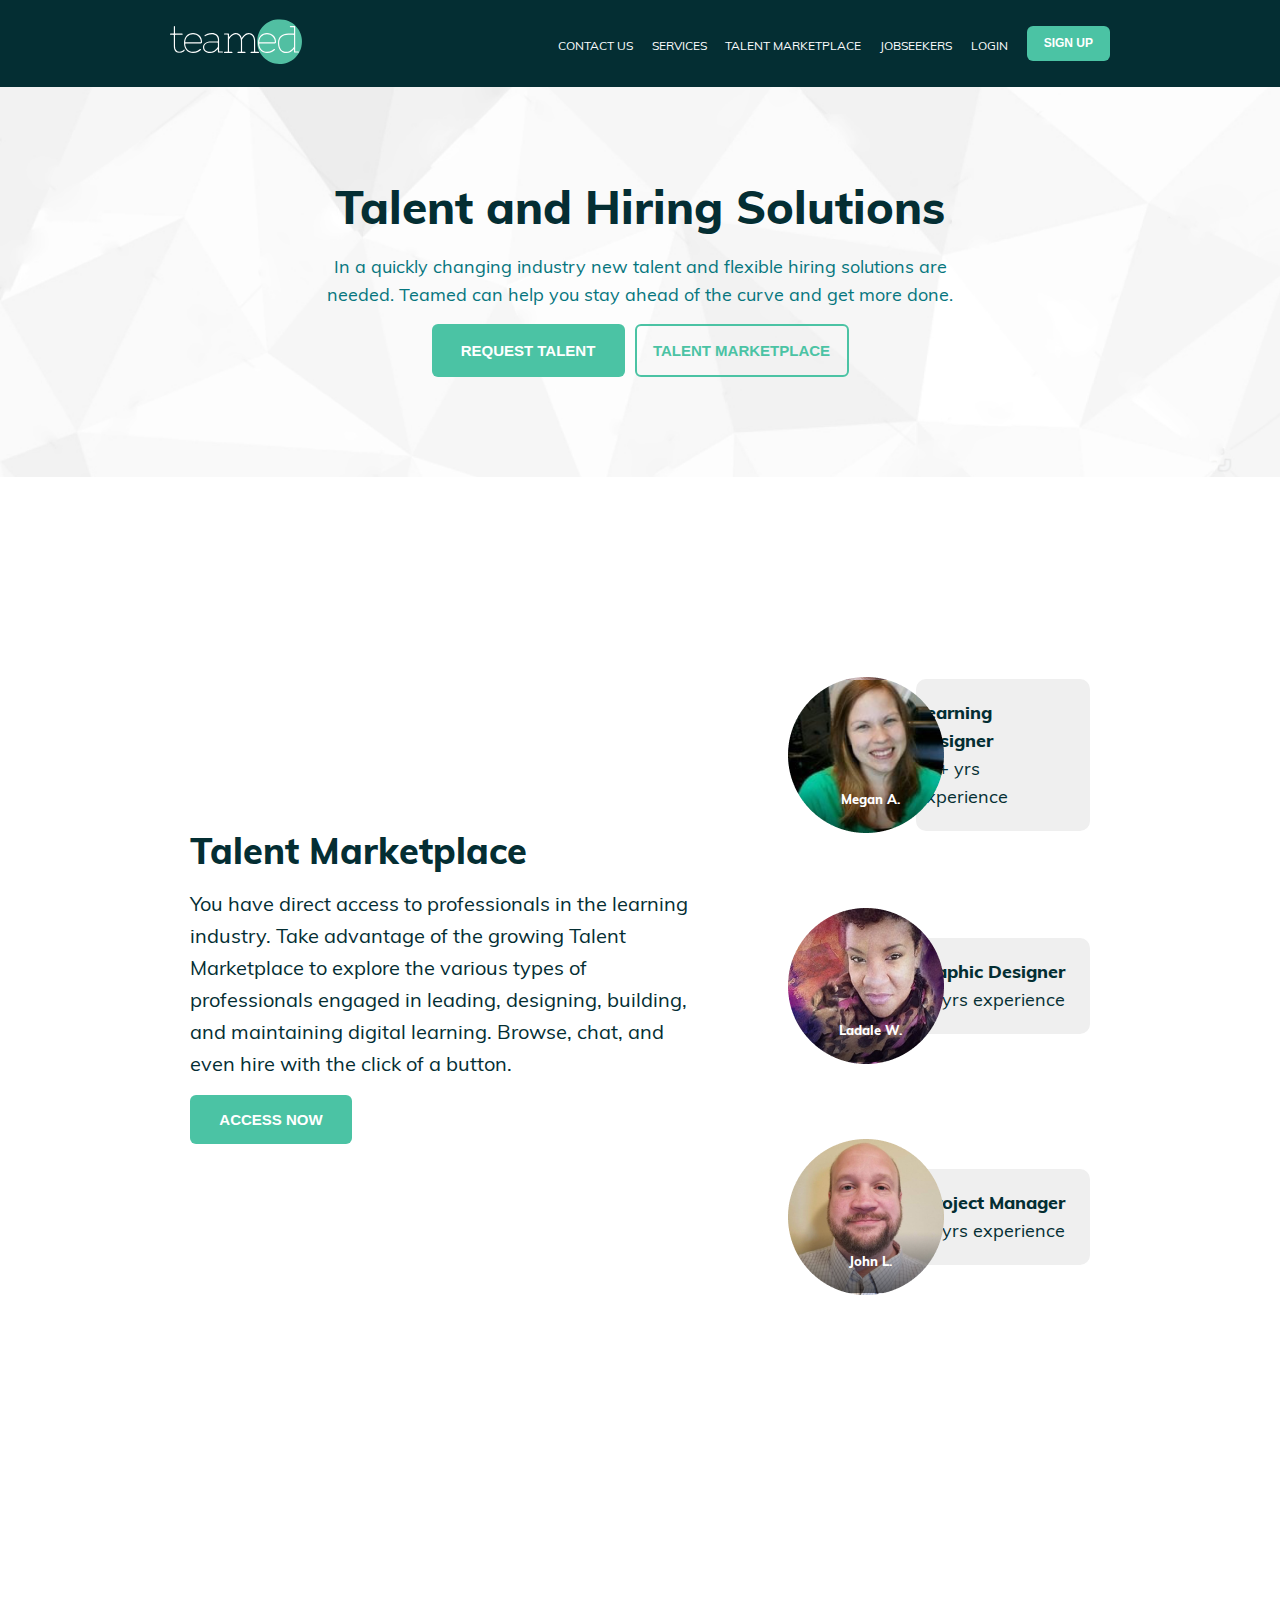
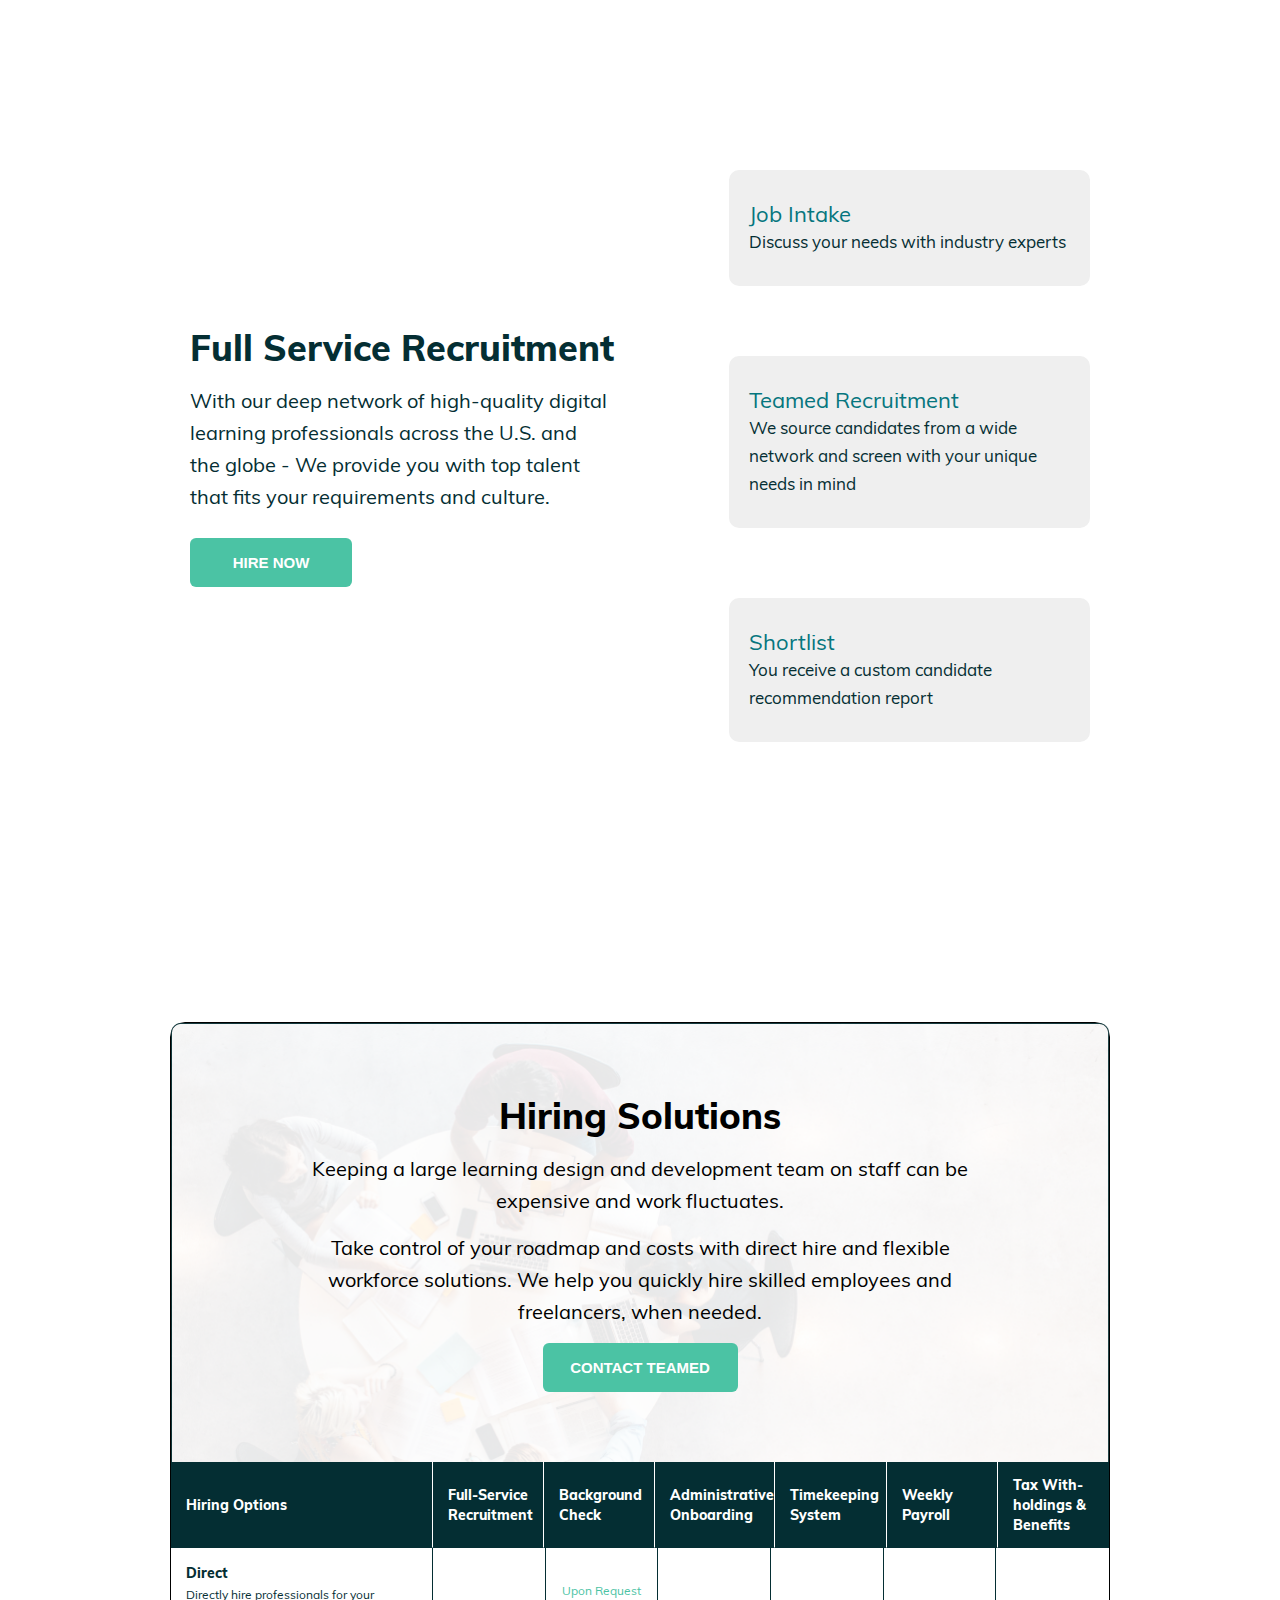
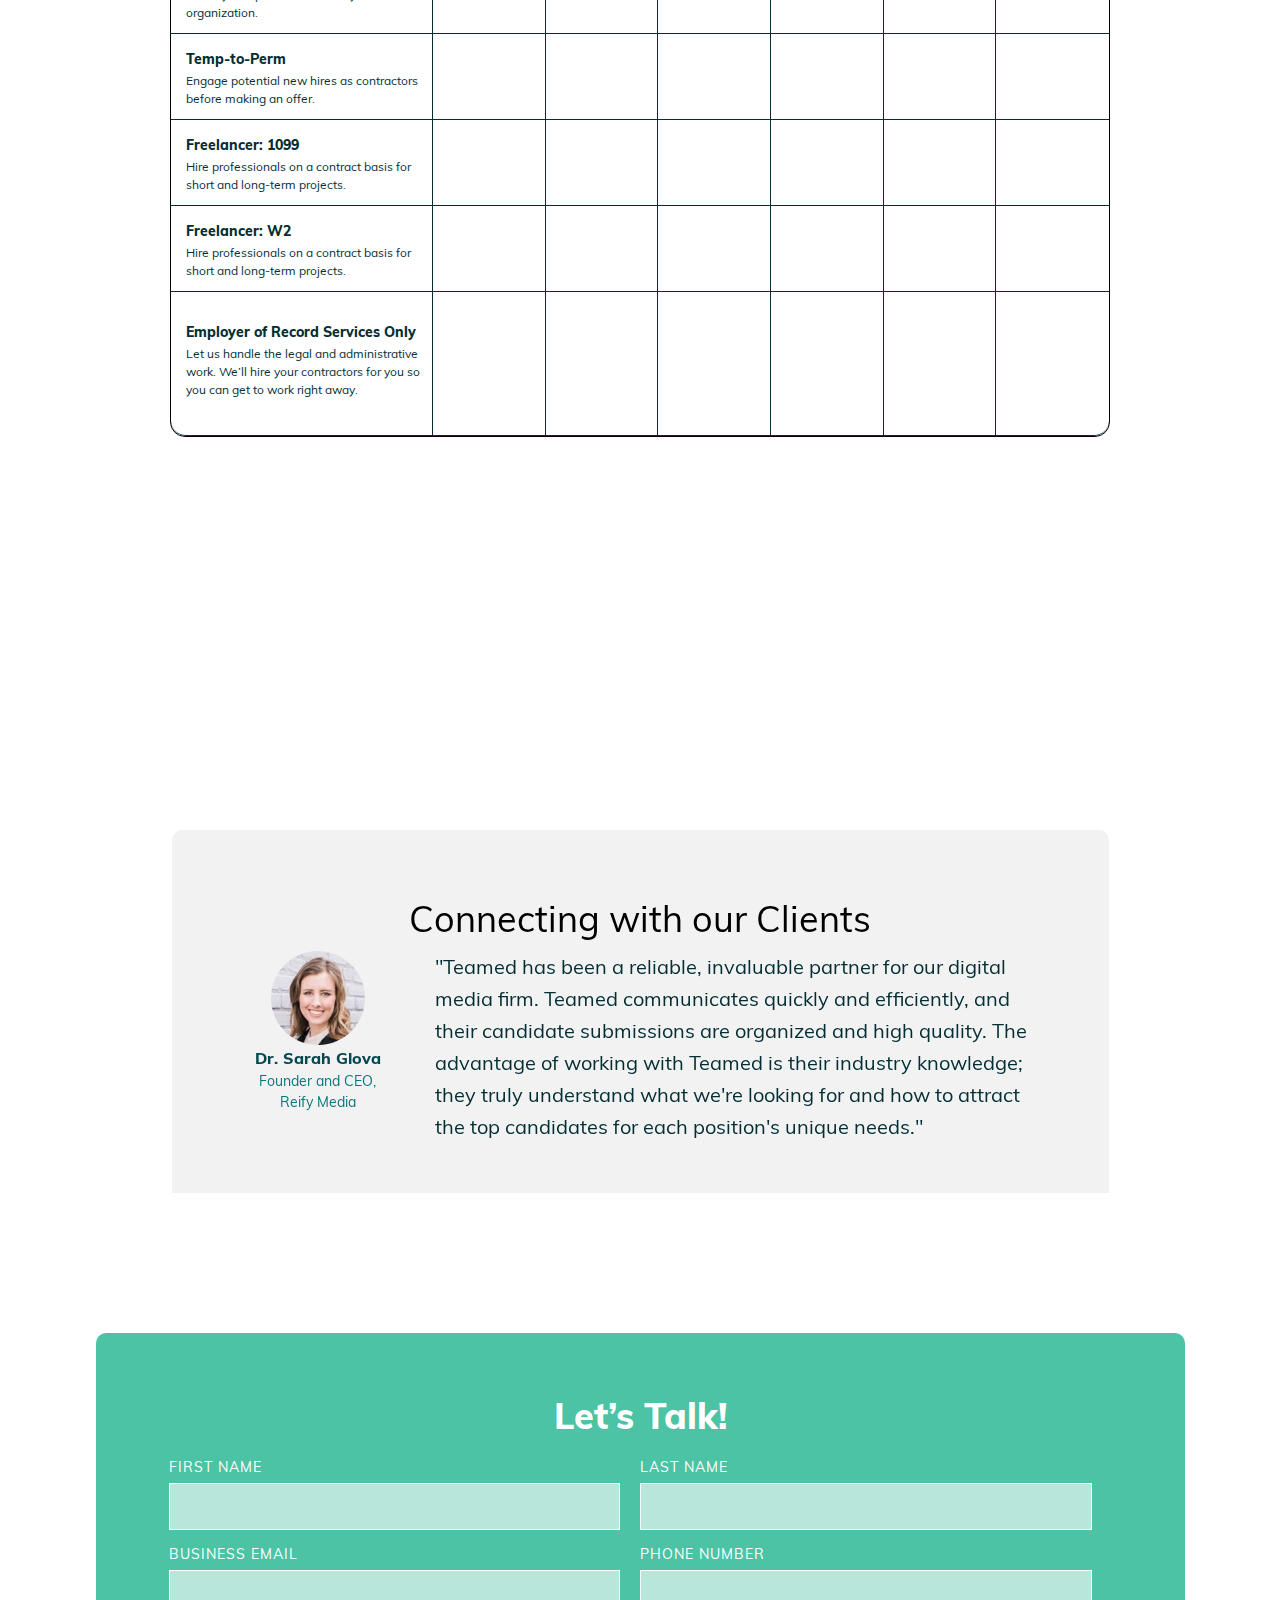
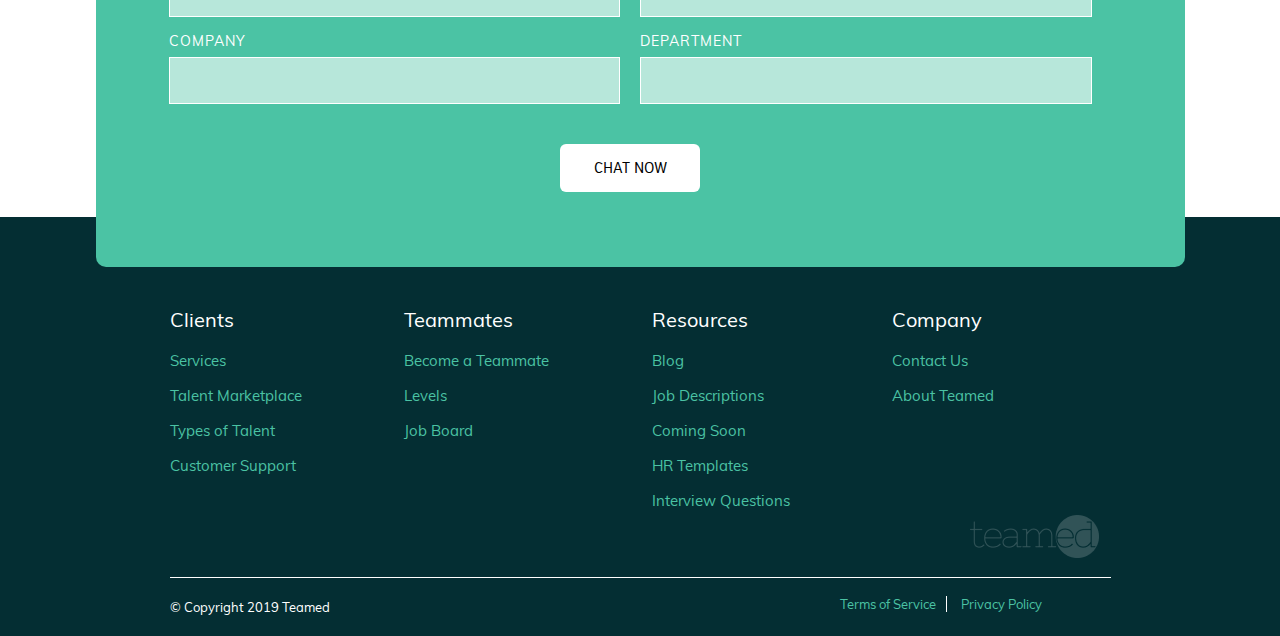
<file: services.html>
<!DOCTYPE html>
<html lang="en">
<head>
    <meta charset="UTF-8">
    <meta name="viewport" content="width=device-width, initial-scale=1.0">
    <meta http-equiv="X-UA-Compatible" content="ie=edge">
    <link rel="stylesheet" href="https://use.fontawesome.com/releases/v5.8.2/css/all.css" integrity="sha384-oS3vJWv+0UjzBfQzYUhtDYW+Pj2yciDJxpsK1OYPAYjqT085Qq/1cq5FLXAZQ7Ay" crossorigin="anonymous">
    <link rel="stylesheet" href="libs/css/slick.css">
    <link rel="stylesheet" href="styles/main.css">
    <title>Services</title>
</head>
<body>
    <header class="header">
        <div class="header__content-wrap">
            <a href="index.html" class="header__logo-link">
                <svg width="132" height="45" viewBox="0 0 132 45" fill="none" xmlns="http://www.w3.org/2000/svg">
                    <mask id="mask0" mask-type="alpha" maskUnits="userSpaceOnUse" x="0" y="7" width="15" height="27">
                    <path fill-rule="evenodd" clip-rule="evenodd" d="M0 7.03348H14.8131V33.8492H0V7.03348Z" fill="white"/>
                    </mask>
                    <g mask="url(#mask0)">
                    <path fill-rule="evenodd" clip-rule="evenodd" d="M13.8267 30.8275C14.1343 30.5262 14.3647 30.5627 14.6331 30.8275C14.9024 31.0927 14.8637 31.394 14.5566 31.6965C13.7502 32.49 12.0984 33.8492 9.60203 33.8492C6.03 33.8492 3.84102 31.5075 3.84102 27.2397V16.2872C3.84102 15.9095 3.64881 15.7207 3.26492 15.7207H0.576102C0.192203 15.7207 0 15.5317 0 15.154C0 14.7762 0.192203 14.5875 0.576102 14.5875H3.26492C3.64881 14.5875 3.84102 14.3987 3.84102 14.0207V7.59998C3.84102 7.22248 4.03246 7.03348 4.41661 7.03348C4.80102 7.03348 4.99297 7.22248 4.99297 7.59998V14.0207C4.99297 14.3987 5.18492 14.5875 5.56907 14.5875H12.0984C12.4828 14.5875 12.6747 14.7762 12.6747 15.154C12.6747 15.5317 12.4828 15.7207 12.0984 15.7207H5.56907C5.18492 15.7207 4.99297 15.9095 4.99297 16.2872V27.2397C4.99297 30.8652 6.72153 32.7162 9.60203 32.7162C11.5607 32.7162 12.9435 31.6212 13.8267 30.8275Z" fill="#FEFEFE"/>
                    </g>
                    <path fill-rule="evenodd" clip-rule="evenodd" d="M15.7616 23.2311H30.2764C30.6595 23.2311 30.8509 23.0389 30.8509 22.654C30.8509 20.615 30.0848 18.8461 28.5913 17.384C27.0979 15.8845 25.2598 15.1538 23.0003 15.1538C20.6637 15.1538 18.7872 15.9611 17.3318 17.6154C16.1447 18.9619 15.4171 20.6539 15.2257 22.654C15.1874 23.0389 15.3403 23.2311 15.7616 23.2311ZM30.0084 30.0765C30.3532 29.7697 30.5831 29.9617 30.8509 30.2308C31.1193 30.5389 31.0805 30.8082 30.8128 31.0384C29.4725 32.2688 27.1745 34 23.0003 34C20.2806 34 18.1362 33.0771 16.4894 31.2306C14.8427 29.3461 14 26.9234 14 24.0003C14 21.0766 14.8427 18.6539 16.4894 16.7694C18.1362 14.9226 20.2806 14 23.0003 14C25.6428 14 27.7872 14.846 29.4725 16.538C31.1576 18.2313 32 20.2693 32 22.654V23.2311C32 24.0003 31.617 24.3839 30.8509 24.3839H15.7616C15.3403 24.3839 15.1489 24.5764 15.1874 24.9611C15.3403 27.1928 16.0681 29.0381 17.3318 30.461C18.7872 32.0386 20.6637 32.8462 23.0003 32.8462C26.9828 32.8462 28.8593 31.115 30.0084 30.0765Z" fill="#FEFEFE"/>
                    <path fill-rule="evenodd" clip-rule="evenodd" d="M47.902 24.1929C47.902 23.8082 47.706 23.6157 47.3135 23.6157H40.8428C36.2939 23.6157 34.1762 25.5771 34.1762 28.2307C34.1762 30.9614 36.2547 32.8462 40.0586 32.8462C42.2158 32.8462 44.1372 31.9999 45.9016 30.2687C46.6472 29.5383 47.3135 28.6925 47.902 27.654V24.1929ZM47.0786 15.8463C48.4116 17.0383 49.0787 18.5381 49.0787 20.346V31.8843C49.0787 32.269 49.275 32.4612 49.6667 32.4612H52.4115C52.8038 32.4612 53 32.6535 53 33.0387C53 33.4233 52.8038 33.6156 52.4115 33.6156H48.4902C48.098 33.6156 47.902 33.4233 47.902 33.0387V30.8848C47.902 30.3845 47.706 30.0765 47.2746 30.5001C46.569 31.3853 45.6273 32.1534 44.4116 32.8851C43.1176 33.6156 41.6665 34 40.0586 34C35.4707 34 33 31.4997 33 28.2307C33 25.0389 35.9414 22.4619 40.8428 22.4619H47.3135C47.706 22.4619 47.902 22.2694 47.902 21.885V20.346C47.902 17.423 45.3923 15.1538 41.7846 15.1538C38.6473 15.1538 36.4899 16.3079 35.431 17.1152C35.0785 17.384 34.8036 17.3464 34.6076 17.0383C34.3722 16.7302 34.4114 16.4614 34.6863 16.2689C36.0976 15.1538 38.451 14 41.7846 14C43.9802 14 45.7454 14.6159 47.0786 15.8463Z" fill="#FEFEFE"/>
                    <path fill-rule="evenodd" clip-rule="evenodd" d="M57.2692 32.8231C57.6538 32.8231 57.8461 32.6271 57.8461 32.2348V16.1571C57.8461 15.7649 57.6538 15.5689 57.2692 15.5689H54.5769C54.1922 15.5689 54 15.3727 54 14.9804C54 14.5882 54.1922 14.3922 54.5769 14.3922H58.4227C58.8074 14.3922 58.9996 14.5882 58.9996 14.9804V17.1762C58.9996 17.7645 59.1536 18.0388 59.6149 17.5685C61.6152 15.1767 63.5763 14 65.5382 14C68.4993 14 70.8451 15.7649 71.73 19.0195C72.2305 18.1183 72.8454 17.2544 73.5771 16.5099C75.1532 14.8242 76.846 14 78.6146 14C82.4614 14 85.1527 16.8634 85.1527 21.8433V32.2348C85.1527 32.6271 85.3451 32.8231 85.7298 32.8231H88.4223C88.8075 32.8231 89 33.0193 89 33.412C89 33.804 88.8075 34 88.4223 34H81.1149C80.7302 34 80.5377 33.804 80.5377 33.412C80.5377 33.0193 80.7302 32.8231 81.1149 32.8231H83.4227C83.8074 32.8231 83.9999 32.6271 83.9999 32.2348V21.8433C83.9999 17.5685 81.6918 15.1767 78.6146 15.1767C77.0379 15.1767 75.4228 16.079 73.8459 17.9223C73.1145 18.7452 72.4996 19.6861 71.9994 20.6666C72.0381 21.2551 72.076 21.647 72.076 21.8433V32.2348C72.076 32.6271 72.2682 32.8231 72.6529 32.8231H74.961C75.3457 32.8231 75.5379 33.0193 75.5379 33.412C75.5379 33.804 75.3457 34 74.961 34H68.038C67.6533 34 67.4611 33.804 67.4611 33.412C67.4611 33.0193 67.6533 32.8231 68.038 32.8231H70.3461C70.7308 32.8231 70.923 32.6271 70.923 32.2348V21.8433C70.923 17.5685 68.6151 15.1767 65.5382 15.1767C63.961 15.1767 62.423 16.079 60.8841 17.8428C60.2303 18.5889 59.5765 19.4902 58.9996 20.4703V32.2348C58.9996 32.6271 59.1921 32.8231 59.5765 32.8231H61.8841C62.269 32.8231 62.4612 33.0193 62.4612 33.412C62.4612 33.804 62.269 34 61.8841 34H54.5769C54.1922 34 54 33.804 54 33.412C54 33.0193 54.1922 32.8231 54.5769 32.8231H57.2692Z" fill="#FEFEFE"/>
                    <mask id="mask1" mask-type="alpha" maskUnits="userSpaceOnUse" x="87" y="0" width="45" height="45">
                    <path fill-rule="evenodd" clip-rule="evenodd" d="M87.1091 0.135254H131.976V45H87.1091V0.135254Z" fill="white"/>
                    </mask>
                    <g mask="url(#mask1)">
                    <path fill-rule="evenodd" clip-rule="evenodd" d="M130.375 14.2495C130.922 15.6184 131.329 17.0284 131.6 18.4752C131.869 19.9251 131.991 21.3829 131.974 22.8565C131.954 24.3295 131.792 25.7873 131.485 27.2284C131.18 28.6696 130.737 30.0651 130.153 31.4187C129.576 32.7712 128.866 34.0544 128.033 35.2701C127.201 36.4836 126.256 37.6061 125.2 38.6332C124.146 39.6611 123.001 40.5771 121.766 41.379C120.531 42.1823 119.227 42.8576 117.861 43.4014C116.493 43.947 115.084 44.354 113.635 44.6263C112.188 44.8928 110.727 45.0161 109.254 44.9983C107.783 44.9795 106.325 44.8183 104.883 44.5119C103.443 44.2066 102.047 43.7612 100.692 43.1818C99.3402 42.6023 98.0555 41.894 96.842 41.0591C95.6275 40.2262 94.5051 39.2802 93.478 38.2257C92.4475 37.1721 91.5343 36.026 90.7322 34.7906C89.9283 33.5568 89.2536 32.2534 88.7092 30.8866C88.1657 29.519 87.7546 28.1093 87.4871 26.6601C87.2171 25.2156 87.0928 23.7522 87.1108 22.2789C87.1304 20.8068 87.2949 19.3501 87.5992 17.9101C87.9046 16.4688 88.3487 15.071 88.9304 13.7177C89.5101 12.3631 90.2197 11.0807 91.052 9.86751C91.8857 8.65277 92.8297 7.53336 93.8865 6.50345C94.9414 5.47633 96.0859 4.55802 97.3187 3.7587C98.5553 2.95506 99.8588 2.28209 101.225 1.73472C102.593 1.18836 104 0.780819 105.451 0.51209C106.897 0.244887 108.358 0.119294 109.831 0.136836C111.304 0.154887 112.761 0.318107 114.201 0.62548C115.643 0.931073 117.041 1.37395 118.393 1.95463C119.745 2.5376 121.03 3.24463 122.245 4.07624C123.457 4.91243 124.58 5.8559 125.607 6.91302C126.635 7.96658 127.551 9.11141 128.354 10.3468C129.154 11.5816 129.83 12.884 130.375 14.2495Z" fill="#51BFA2"/>
                    </g>
                    <path fill-rule="evenodd" clip-rule="evenodd" d="M89.7614 23.2311H104.276C104.659 23.2311 104.85 23.0389 104.85 22.654C104.85 20.615 104.085 18.8461 102.591 17.384C101.098 15.8845 99.2587 15.1538 96.9995 15.1538C94.6634 15.1538 92.7872 15.9611 91.3323 17.6154C90.1444 18.9619 89.4171 20.6539 89.2255 22.654C89.1869 23.0389 89.3408 23.2311 89.7614 23.2311ZM104.008 30.0765C104.352 29.7697 104.583 29.9617 104.85 30.2308C105.119 30.5389 105.081 30.8082 104.813 31.0384C103.473 32.2688 101.174 34 96.9995 34C94.2804 34 92.136 33.0771 90.4887 31.2306C88.8424 29.3461 88 26.9234 88 24.0003C88 21.0766 88.8424 18.6539 90.4887 16.7694C92.136 14.9226 94.2804 14 96.9995 14C99.6418 14 101.787 14.846 103.473 16.538C105.157 18.2313 106 20.2693 106 22.654V23.2311C106 24.0003 105.617 24.3839 104.85 24.3839H89.7614C89.3408 24.3839 89.1491 24.5764 89.1869 24.9611C89.3408 27.1928 90.0681 29.0381 91.3323 30.461C92.7872 32.0386 94.6634 32.8462 96.9995 32.8462C100.983 32.8462 102.859 31.115 104.008 30.0765Z" fill="#FEFEFE"/>
                    <path fill-rule="evenodd" clip-rule="evenodd" d="M124.036 16.3173C124.036 15.937 123.845 15.7469 123.463 15.7469H118.309C112.505 15.7469 109.144 18.7127 109.144 23.9232C109.144 29.7032 112.085 32.8592 116.399 32.8592C118.5 32.8592 120.371 32.0225 122.089 30.3108C122.815 29.5886 123.463 28.7522 124.036 27.7254V16.3173ZM124.036 8.71168C124.036 8.33134 123.845 8.14129 123.463 8.14129H120.409C120.027 8.14129 119.836 7.95099 119.836 7.57039C119.836 7.1903 120.027 7 120.409 7H124.609C124.991 7 125.182 7.1903 125.182 7.57039V31.9082C125.182 32.2883 125.373 32.4784 125.755 32.4784H128.427C128.809 32.4784 129 32.6687 129 33.0495C129 33.4296 128.809 33.6197 128.427 33.6197H124.609C124.227 33.6197 124.036 33.4296 124.036 33.0495V30.92C124.036 30.4254 123.845 30.1208 123.426 30.5396C122.776 31.3758 121.86 32.174 120.638 32.8975C119.378 33.6197 117.966 34 116.399 34C111.321 34 108 30.3108 108 23.9232C108 18.1423 111.818 14.6059 118.309 14.6059H123.463C123.845 14.6059 124.036 14.4159 124.036 14.0353V8.71168Z" fill="#FEFEFE"/>
                </svg>
            </a>
            <nav class="header__nav">
                <ul class="header__nav-list">
                    <li><a href="#">Contact Us</a></li>
                    <li><a href="#">Services</a></li>
                    <li><a href="teammate.html">Talent Marketplace</a></li>
                    <li><a href="#">Jobseekers</a></li>
                    <li><a href="#">Login</a></li>
                    <li><button class="header__sign-up">Sign Up</button></li>
                </ul>
            </nav>
        </div>
    </header>
    <main class="services-main">
        <section class="services-bnr">
            <div class="services-bnr__wrap">
                <h1>Talent and Hiring Solutions</h1>
                <p class="services-bnr__descr">In a quickly changing industry new talent and flexible hiring solutions are needed. Teamed can help you stay ahead of the curve and get more done.</p>
                <div class="services-bnr__btns">
                    <button class="green">Request Talent</button>
                    <button class="white">Talent Marketplace</button>
                </div>
            </div>
        </section>
        <section class="services-content marketplace">
            <div class="services-marketplace__wrap">
                <div class="services-marketplace__descr">
                    <h2 class="services-marketplace__heading">Talent Marketplace</h2>
                    <p class="services-marketplace__text">You have direct access to professionals in the learning industry. Take advantage of the growing Talent Marketplace to explore the various types of professionals engaged in leading, designing, building, and maintaining digital learning. Browse, chat, and even hire with the click of a button.</p>
                    <button class="services-marketplace__btn">Access Now</button>
                </div>
                <div class="services-marketplace__imgs">
                    <div class="services-marketplace__img-box">
                        <div class="services-marketplace__img">
                            <img width="156" height="156" src="img/main-page__person1.png" alt="">
                            <span class="name">Megan A.</span>
                        </div>
                        <div class="services-marketplace__img-descr">
                            <span class="services-marketplace__img-position">Learning Designer</span>
                            <span class="services-marketplace__img-exp">10+ yrs experience</span>
                        </div>
                    </div>
                    <div class="services-marketplace__img-box">
                        <div class="services-marketplace__img">
                            <img width="156" height="156" src="img/main-page__person2.png" alt="">
                            <span class="name">Ladale W.</span>
                        </div>
                        <div class="services-marketplace__img-descr">
                            <span class="services-marketplace__img-position">Graphic Designer</span>
                            <span class="services-marketplace__img-exp">8 yrs experience</span>
                        </div>
                    </div>
                    <div class="services-marketplace__img-box">
                        <div class="services-marketplace__img">
                            <img width="156" height="156" src="img/main-page__person3.png" alt="">
                            <span class="name">John L.</span>
                        </div>
                        <div class="services-marketplace__img-descr">
                            <span class="services-marketplace__img-position">Project Manager</span>
                            <span class="services-marketplace__img-exp">9 yrs experience</span>
                        </div>
                    </div>
                </div>
            </div>
        </section>
        <section class="services-content recruit">
            <div class="services-recruit__wrap">
                <div class="services-recruit__descr">
                    <h2 class="services-recruit__heading">Full Service Recruitment</h2>
                    <p class="services-recruit__text">With our deep network of high-quality digital learning professionals across the U.S. and the globe -  We provide you with top talent that fits your requirements and culture.</p>
                    <button class="services-recruit__btn">Hire Now</button>
                </div>
                <div class="services-recruit__cards">
                    <a class="services-recruit__card-item" href="#">
                        <span class="big">Job Intake</span>
                        <span class="small">Discuss your needs with industry experts</span>
                    </a>
                    <a class="services-recruit__card-item" href="#">
                        <span class="big">Teamed Recruitment</span>
                        <span class="small">We source candidates from a wide network and screen with your unique needs in mind</span>
                    </a>
                    <a class="services-recruit__card-item" href="#">
                        <span class="big">Shortlist</span>
                        <span class="small">You receive a custom candidate recommendation report</span>
                    </a>
                </div>
            </div>
        </section>
        <section class="services-table">
            <div class="services-table__wrap">
                <div class="table-bnr">
                    <h2 class="table__heading">Hiring Solutions</h2>
                    <p class="table__descr">Keeping a large learning design and development team on staff can be expensive and work fluctuates.</p>
                    <p class="table__descr">Take control of your roadmap and costs with direct hire and flexible workforce solutions. We help you quickly hire skilled employees and freelancers, when needed.</p>
                    <button class="table__btn">Contact Teamed</button>
                </div>
                <div class="tab-wrap">
                    <div class="tab-head row">
                        <div class="tab-cel head first"><span>Hiring Options</span></div>
                        <div class="tab-cel"><span>Full-Service Recruitment</span></div>
                        <div class="tab-cel"><span>Background Check</span></div>
                        <div class="tab-cel"><span>Administrative Onboarding</span></div>
                        <div class="tab-cel"><span>Timekeeping System</span></div>
                        <div class="tab-cel"><span>Weekly Payroll</span></div>
                        <div class="tab-cel"><span>Tax With-holdings & Benefits</span></div>
                    </div>
                    <div class="row">
                        <div class="tab-cel first"><span class="big">Direct</span><span>Directly hire professionals for your organization.</span></div>
                        <div class="tab-cel check"><span><i class="fas fa-check"></i></span></div>
                        <div class="tab-cel check"><span class="text">Upon Request</span></div>
                        <div class="tab-cel check"><span></span></div>
                        <div class="tab-cel check"><span></span></div>
                        <div class="tab-cel check"><span></span></div>
                        <div class="tab-cel check"><span></span></div>
                    </div>
                    <div class="row">
                        <div class="tab-cel first"><span class="big">Temp-to-Perm</span><span>Engage potential new hires as contractors before making an offer.</span></div>
                        <div class="tab-cel check"><span><i class="fas fa-check"></i></span></div>
                        <div class="tab-cel check"><span><i class="fas fa-check"></i></span></div>
                        <div class="tab-cel check"><span><i class="fas fa-check"></i></span></div>
                        <div class="tab-cel check"><span><i class="fas fa-check"></i></span></div>
                        <div class="tab-cel check"><span><i class="fas fa-check"></i></span></div>
                        <div class="tab-cel check"><span></span></div>
                    </div>
                    <div class="row">
                        <div class="tab-cel first"><span class="big">Freelancer: 1099</span><span>Hire professionals on a contract basis for short and long-term projects.</span></div>
                        <div class="tab-cel check"><span><i class="fas fa-check"></i></span></div>
                        <div class="tab-cel check"><span><i class="fas fa-check"></i></span></div>
                        <div class="tab-cel check"><span><i class="fas fa-check"></i></span></div>
                        <div class="tab-cel check"><span><i class="fas fa-check"></i></span></div>
                        <div class="tab-cel check"><span><i class="fas fa-check"></i></span></div>
                        <div class="tab-cel check"><span></span></div>
                    </div>
                    <div class="row">
                        <div class="tab-cel first"><span class="big">Freelancer: W2</span><span>Hire professionals on a contract basis for short and long-term projects.</span></div>
                        <div class="tab-cel check"><span><i class="fas fa-check"></i></span></div>
                        <div class="tab-cel check"><span><i class="fas fa-check"></i></span></div>
                        <div class="tab-cel check"><span><i class="fas fa-check"></i></span></div>
                        <div class="tab-cel check"><span><i class="fas fa-check"></i></span></div>
                        <div class="tab-cel check"><span><i class="fas fa-check"></i></span></div>
                        <div class="tab-cel check"><span><i class="fas fa-check"></i></span></div>
                    </div>
                    <div class="row">
                        <div class="tab-cel first end"><span class="big">Employer of Record Services Only</span><span>Let us handle the legal and administrative work. We’ll hire your contractors for you so you can get to work right away.</span></div>
                        <div class="tab-cel check end"><span></span></div>
                        <div class="tab-cel check end"><span><i class="fas fa-check"></i></span></div>
                        <div class="tab-cel check end"><span><i class="fas fa-check"></i></span></div>
                        <div class="tab-cel check end"><span><i class="fas fa-check"></i></span></div>
                        <div class="tab-cel check end"><span><i class="fas fa-check"></i></span></div>
                        <div class="tab-cel check end"><span></span></div>
                    </div>
                </div>
            </div>
            
        </section>
        <section class="services-slider">
            <div class="wrap-first">
                <button class="main-slider__prev"><i class="fas fa-chevron-left"></i></button>
                <div class="main-slider__wrap services-slick">
                    <div class="main-slider__content">
                        <h3>Connecting with our Clients</h3>
                        <div class="main-slider__content-middle">
                            <div class="main-slider__content-icon">
                                <img width="94" height="94" src="img/slider-avatar.png" alt="">
                                <span class="name">Dr. Sarah Glova</span>
                                <span class="descr">Founder and CEO, Reify Media</span>
                            </div>
                            <p class="main-slider__content-text">"Teamed has been a reliable, invaluable partner for our digital media firm. Teamed communicates quickly and efficiently, and their candidate submissions are organized and high quality. The advantage of working with Teamed is their industry knowledge; they truly understand what we're looking for and how to attract the top candidates for each position's unique needs."</p>
                        </div>
                    </div>
                    <div class="main-slider__content">
                        <h3>Connecting with our Clients</h3>
                        <div class="main-slider__content-middle">
                            <div class="main-slider__content-icon">
                                <img width="94" height="94" src="img/slider-avatar.png" alt="">
                                <span class="name">Dr. Sarah Glova</span>
                                <span class="descr">Founder and CEO, Reify Media</span>
                            </div>
                            <p class="main-slider__content-text">"Teamed has been a reliable, invaluable partner for our digital media firm. Teamed communicates quickly and efficiently, and their candidate submissions are organized and high quality. The advantage of working with Teamed is their industry knowledge; they truly understand what we're looking for and how to attract the top candidates for each position's unique needs."</p>
                        </div>
                    </div>
                </div>
                <button class="main-slider__next"><i class="fas fa-chevron-right"></i></button>        
            </div>
        </section>
        <section class="services-form">
            <div class="services-form__wrap">
                <h2 class="services-form__heading">Let’s Talk!</h2>
                <form action="#" class="form">
                    <div class="form__item">
                        <label class="form__label" for="firstName">First Name</label>
                        <input class="input" type="text" id="firstName">
                    </div>
                    <div class="form__item">
                        <label class="form__label" for="lastName">Last Name</label>
                        <input class="input" type="text" id="lastName">
                    </div>
                    <div class="form__item">
                        <label class="form__label" for="email">Business Email</label>
                        <input class="input" type="text" id="email">
                    </div>
                    <div class="form__item">
                        <label class="form__label" for="phone">Phone Number</label>
                        <input class="input" type="text" id="phone">
                    </div>
                    <div class="form__item">
                        <label class="form__label" for="company">Company</label>
                        <input class="input" type="text" id="company">
                    </div>
                    <div class="form__item">
                        <label class="form__label" for="department">Department</label>
                        <input class="input" type="text" id="department">
                    </div>
                    <div class="form__item btn">
                        <input class="submit" type="submit" value="Chat Now">
                    </div>
                </form>
            </div>
        </section>
    </main>
    


    <footer class="footer pt">
        <div class="footer-wrap">
            <section class="footer__top">
                <div class="footer__top-listbox">
                    <div class="footer__top-list">
                        <h4>Clients</h4>
                        <ul>  
                            <li class="footer__top-list-item"><a class="footer__top-list-link" href="#">Services</a></li>
                            <li class="footer__top-list-item"><a class="footer__top-list-link" href="#">Talent Marketplace</a></li>
                            <li class="footer__top-list-item"><a class="footer__top-list-link" href="#">Types of Talent</a></li>
                            <li class="footer__top-list-item"><a class="footer__top-list-link" href="#">Customer Support</a></li>
                        </ul>
                    </div>
                    <div class="footer__top-list">
                        <h4>Teammates</h4>
                        <ul>  
                            <li class="footer__top-list-item"><a class="footer__top-list-link" href="#">Become a Teammate</a></li>
                            <li class="footer__top-list-item"><a class="footer__top-list-link" href="#">Levels</a></li>
                            <li class="footer__top-list-item"><a class="footer__top-list-link" href="#">Job Board</a></li>
                        </ul>
                    </div>
                    <div class="footer__top-list">
                        <h4>Resources</h4>
                        <ul>  
                            <li class="footer__top-list-item"><a class="footer__top-list-link" href="#">Blog</a></li>
                            <li class="footer__top-list-item"><a class="footer__top-list-link" href="#">Job Descriptions</a></li>
                            <li class="footer__top-list-item"><a class="footer__top-list-link" href="#">Coming Soon</a></li>
                            <li class="footer__top-list-item"><a class="footer__top-list-link" href="#">HR Templates</a></li>
                            <li class="footer__top-list-item"><a class="footer__top-list-link" href="#">Interview Questions</a></li>
                        </ul>
                    </div>
                    <div class="footer__top-list">
                        <h4>Company</h4>
                        <ul>  
                            <li class="footer__top-list-item"><a class="footer__top-list-link" href="#">Contact Us</a></li>
                            <li class="footer__top-list-item"><a class="footer__top-list-link" href="#">About Teamed</a></li>
                        </ul>
                    </div>
                </div>
                <a href="#" class="footer__top-logo">
                    <img width="129" height="43" src="img/footer-logo.png" alt="">
                </a>
            </section>
            <section class="footer__bottom">
                <span class="footer__bottom-copy">© Copyright 2019 Teamed</span>
                <div class="footer__bottom-right">
                    <div class="footer-text-links">
                        <a href="#" class="footer__bottom-terms">Terms of Service</a>
                        <a href="#" class="footer__bottom-privacy">Privacy Policy</a>
                    </div>
                    <div class="footer-icons">
                        <a href="#" class="footer__bottom-facebook"><i class="fab fa-facebook-square"></i></a>
                        <a href="#" class="footer__bottom-twitter"><i class="fab fa-twitter-square"></i></a>
                        <a href="#" class="footer__bottom-google"><i class="fab fa-google-plus-square"></i></a>

                    </div>
                </div>
            </section>
        </div>
    </footer>
    <script src="libs/js/jquery-3.3.1.min.js"></script>
    <script src="libs/js/slick.min.js"></script>
    <script src="js/main.js"></script>
</body>
</html>
</file>
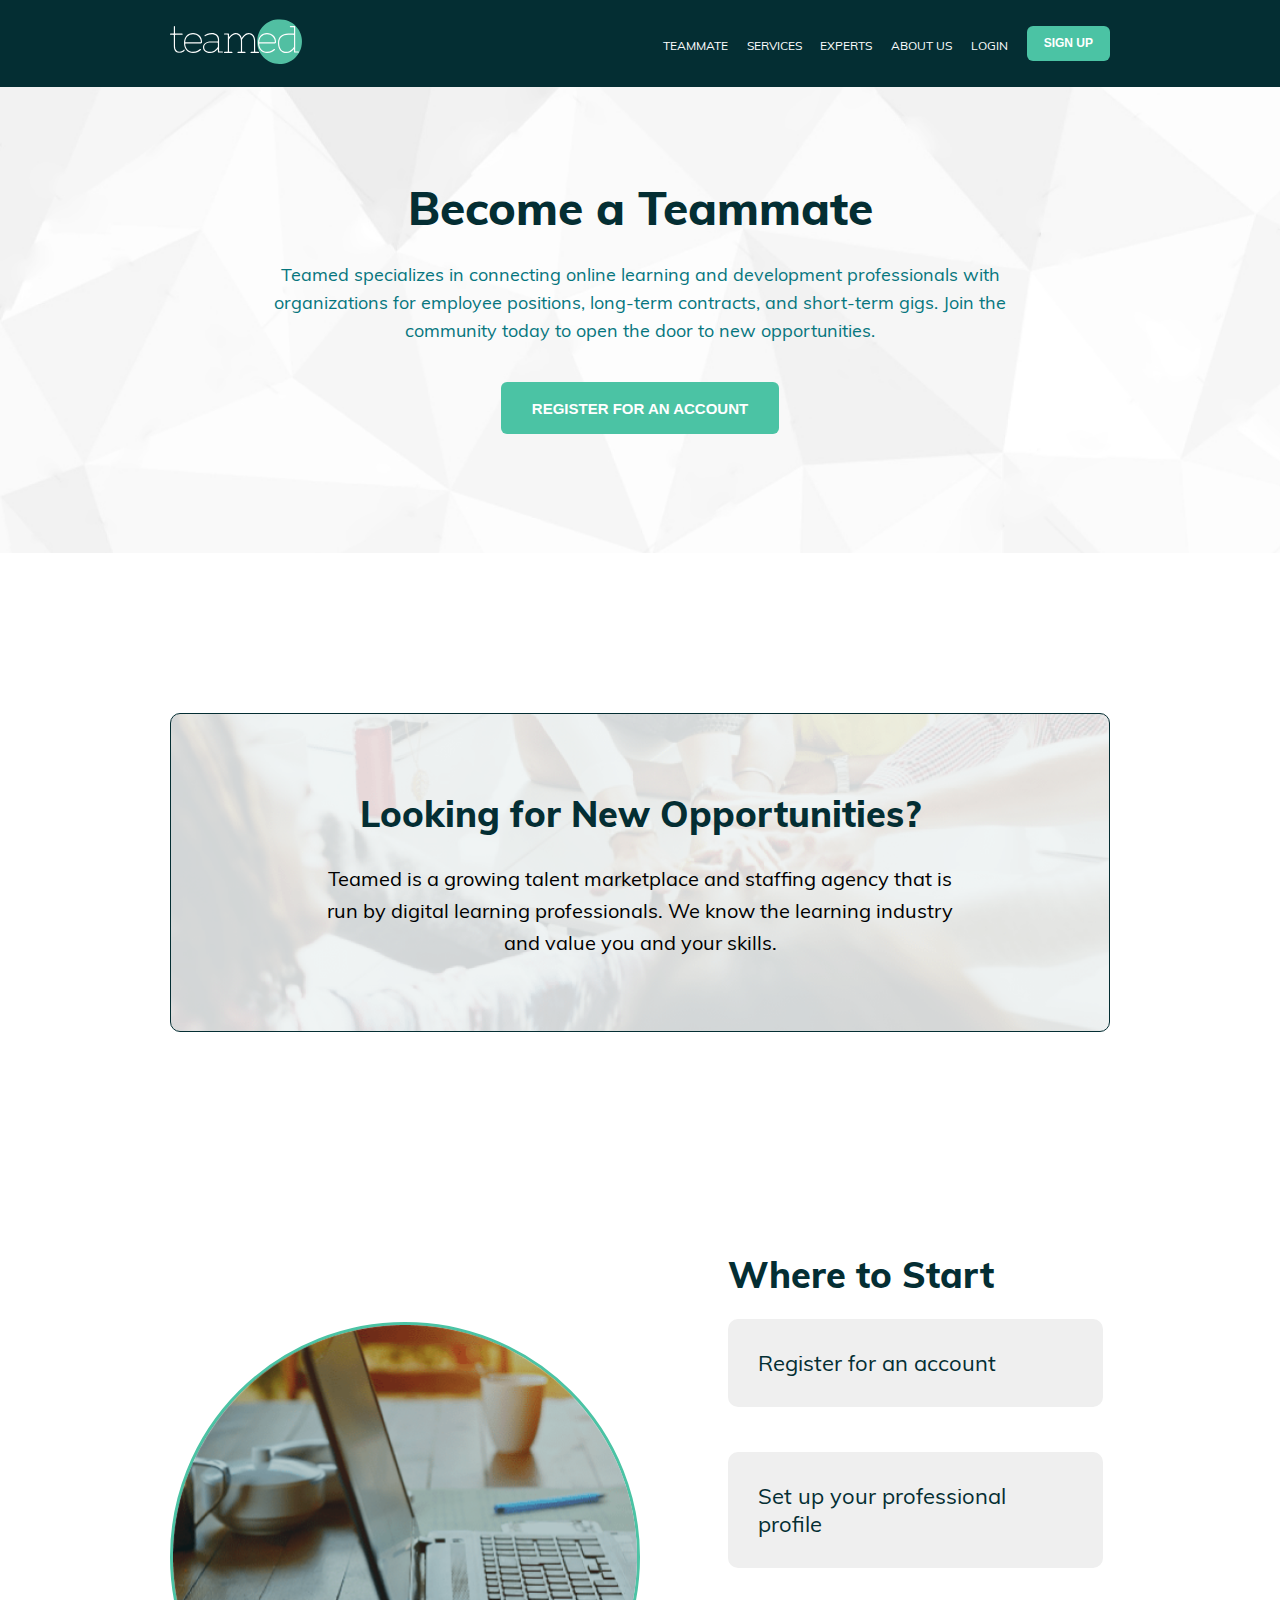
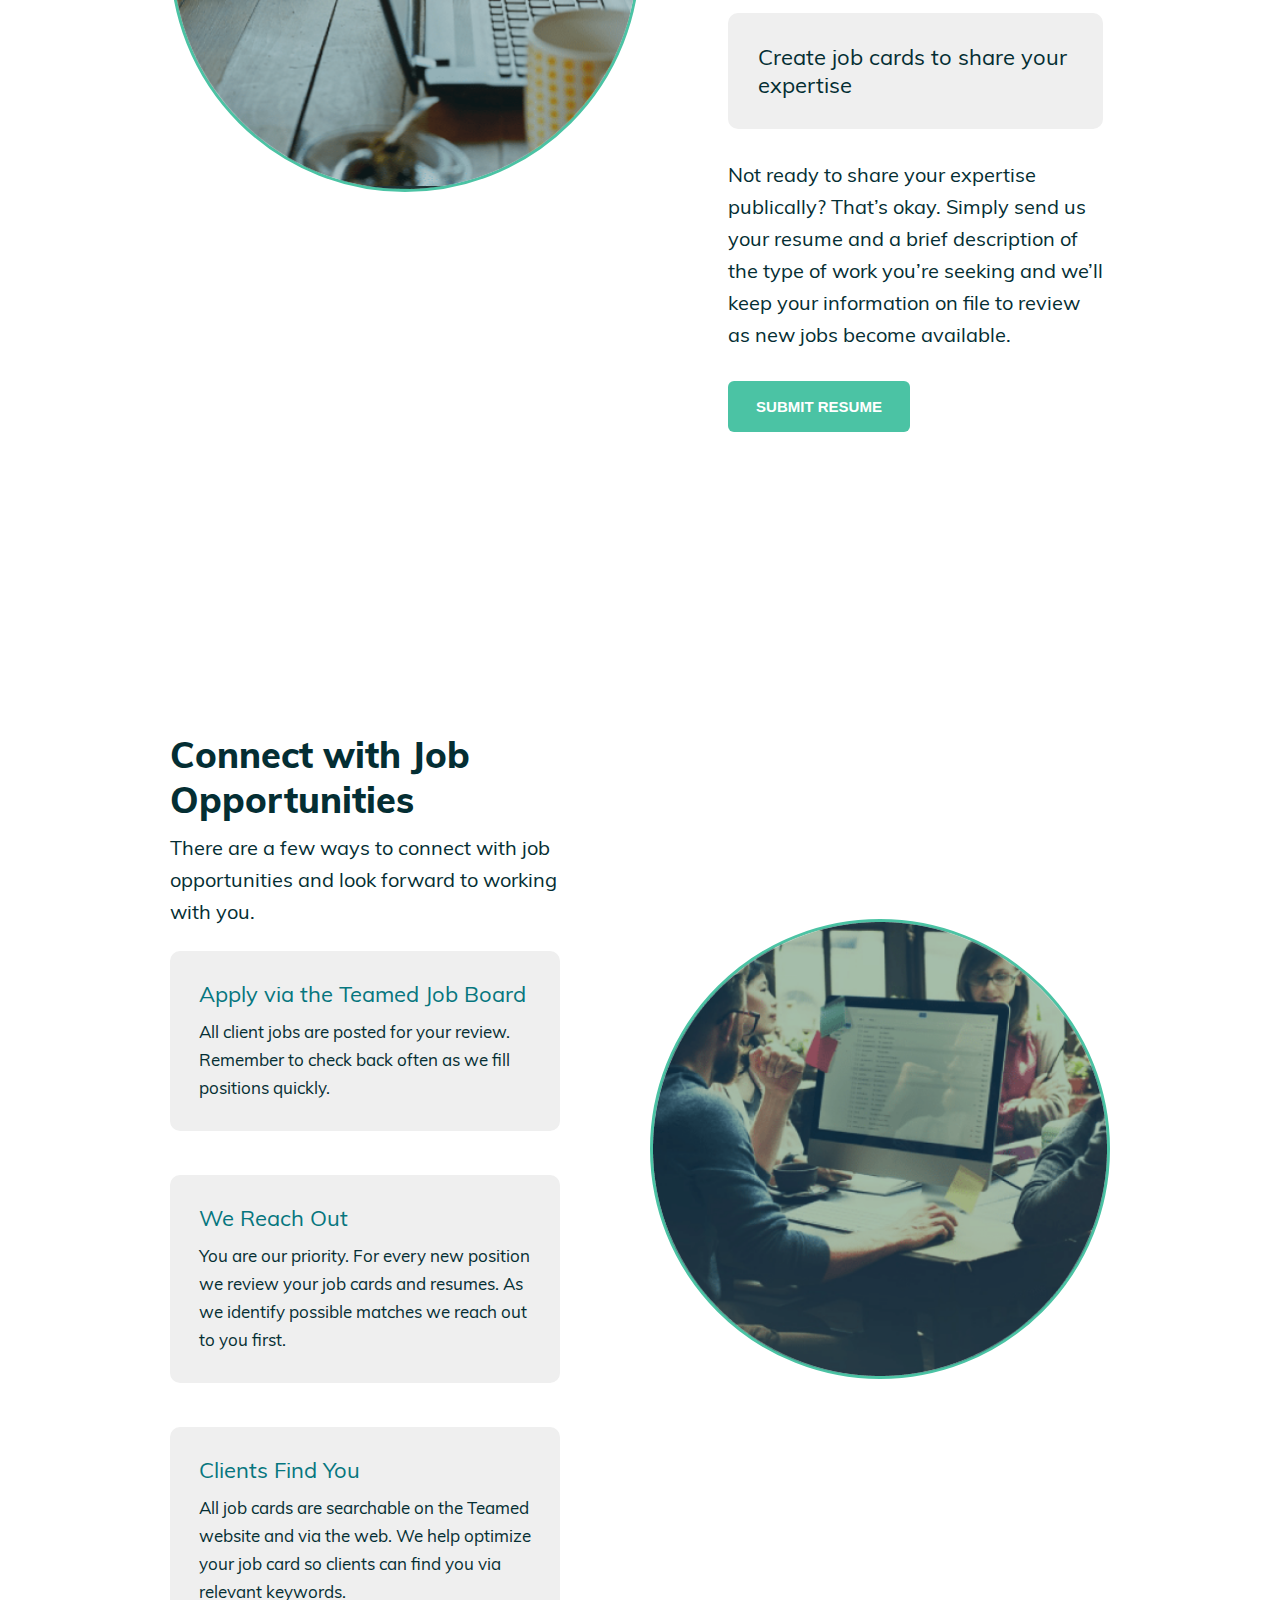
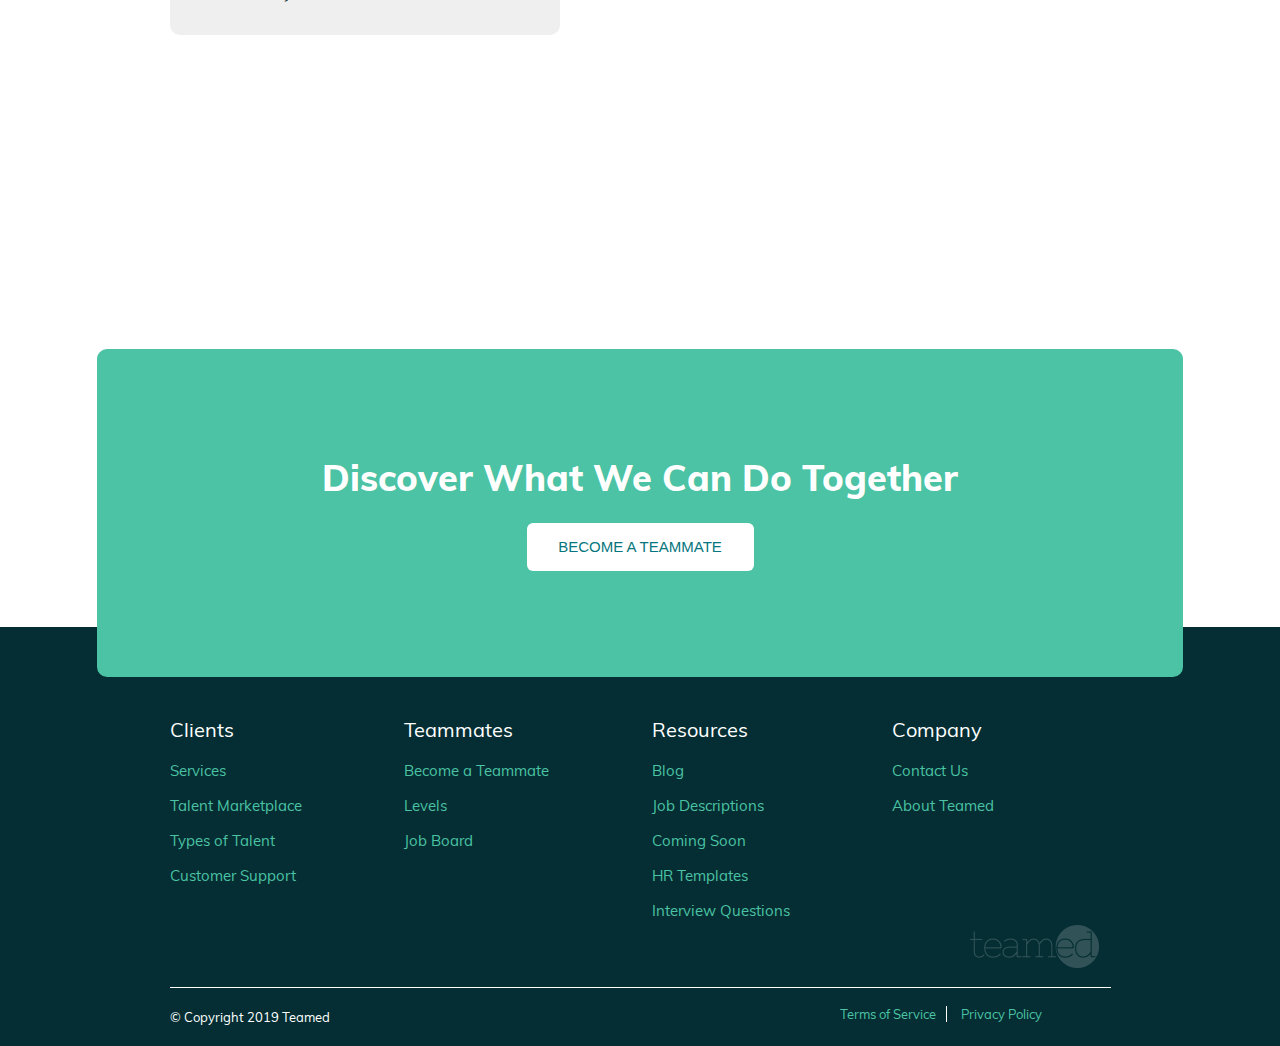
<file: teammate.html>
<!DOCTYPE html>
<html lang="en">
<head>
    <meta charset="UTF-8">
    <meta name="viewport" content="width=device-width, initial-scale=1.0">
    <meta http-equiv="X-UA-Compatible" content="ie=edge">
    <link rel="stylesheet" href="https://use.fontawesome.com/releases/v5.8.2/css/all.css" integrity="sha384-oS3vJWv+0UjzBfQzYUhtDYW+Pj2yciDJxpsK1OYPAYjqT085Qq/1cq5FLXAZQ7Ay" crossorigin="anonymous">
    <link rel="stylesheet" href="libs/css/slick.css">
    <link rel="stylesheet" href="styles/main.css">
    <title>Become a Teammate</title>
</head>
<body>
    <header class="header">
        <div class="header__content-wrap">
            <a href="index.html" class="header__logo-link">
                <svg width="132" height="45" viewBox="0 0 132 45" fill="none" xmlns="http://www.w3.org/2000/svg">
                    <mask id="mask0" mask-type="alpha" maskUnits="userSpaceOnUse" x="0" y="7" width="15" height="27">
                    <path fill-rule="evenodd" clip-rule="evenodd" d="M0 7.03348H14.8131V33.8492H0V7.03348Z" fill="white"/>
                    </mask>
                    <g mask="url(#mask0)">
                    <path fill-rule="evenodd" clip-rule="evenodd" d="M13.8267 30.8275C14.1343 30.5262 14.3647 30.5627 14.6331 30.8275C14.9024 31.0927 14.8637 31.394 14.5566 31.6965C13.7502 32.49 12.0984 33.8492 9.60203 33.8492C6.03 33.8492 3.84102 31.5075 3.84102 27.2397V16.2872C3.84102 15.9095 3.64881 15.7207 3.26492 15.7207H0.576102C0.192203 15.7207 0 15.5317 0 15.154C0 14.7762 0.192203 14.5875 0.576102 14.5875H3.26492C3.64881 14.5875 3.84102 14.3987 3.84102 14.0207V7.59998C3.84102 7.22248 4.03246 7.03348 4.41661 7.03348C4.80102 7.03348 4.99297 7.22248 4.99297 7.59998V14.0207C4.99297 14.3987 5.18492 14.5875 5.56907 14.5875H12.0984C12.4828 14.5875 12.6747 14.7762 12.6747 15.154C12.6747 15.5317 12.4828 15.7207 12.0984 15.7207H5.56907C5.18492 15.7207 4.99297 15.9095 4.99297 16.2872V27.2397C4.99297 30.8652 6.72153 32.7162 9.60203 32.7162C11.5607 32.7162 12.9435 31.6212 13.8267 30.8275Z" fill="#FEFEFE"/>
                    </g>
                    <path fill-rule="evenodd" clip-rule="evenodd" d="M15.7616 23.2311H30.2764C30.6595 23.2311 30.8509 23.0389 30.8509 22.654C30.8509 20.615 30.0848 18.8461 28.5913 17.384C27.0979 15.8845 25.2598 15.1538 23.0003 15.1538C20.6637 15.1538 18.7872 15.9611 17.3318 17.6154C16.1447 18.9619 15.4171 20.6539 15.2257 22.654C15.1874 23.0389 15.3403 23.2311 15.7616 23.2311ZM30.0084 30.0765C30.3532 29.7697 30.5831 29.9617 30.8509 30.2308C31.1193 30.5389 31.0805 30.8082 30.8128 31.0384C29.4725 32.2688 27.1745 34 23.0003 34C20.2806 34 18.1362 33.0771 16.4894 31.2306C14.8427 29.3461 14 26.9234 14 24.0003C14 21.0766 14.8427 18.6539 16.4894 16.7694C18.1362 14.9226 20.2806 14 23.0003 14C25.6428 14 27.7872 14.846 29.4725 16.538C31.1576 18.2313 32 20.2693 32 22.654V23.2311C32 24.0003 31.617 24.3839 30.8509 24.3839H15.7616C15.3403 24.3839 15.1489 24.5764 15.1874 24.9611C15.3403 27.1928 16.0681 29.0381 17.3318 30.461C18.7872 32.0386 20.6637 32.8462 23.0003 32.8462C26.9828 32.8462 28.8593 31.115 30.0084 30.0765Z" fill="#FEFEFE"/>
                    <path fill-rule="evenodd" clip-rule="evenodd" d="M47.902 24.1929C47.902 23.8082 47.706 23.6157 47.3135 23.6157H40.8428C36.2939 23.6157 34.1762 25.5771 34.1762 28.2307C34.1762 30.9614 36.2547 32.8462 40.0586 32.8462C42.2158 32.8462 44.1372 31.9999 45.9016 30.2687C46.6472 29.5383 47.3135 28.6925 47.902 27.654V24.1929ZM47.0786 15.8463C48.4116 17.0383 49.0787 18.5381 49.0787 20.346V31.8843C49.0787 32.269 49.275 32.4612 49.6667 32.4612H52.4115C52.8038 32.4612 53 32.6535 53 33.0387C53 33.4233 52.8038 33.6156 52.4115 33.6156H48.4902C48.098 33.6156 47.902 33.4233 47.902 33.0387V30.8848C47.902 30.3845 47.706 30.0765 47.2746 30.5001C46.569 31.3853 45.6273 32.1534 44.4116 32.8851C43.1176 33.6156 41.6665 34 40.0586 34C35.4707 34 33 31.4997 33 28.2307C33 25.0389 35.9414 22.4619 40.8428 22.4619H47.3135C47.706 22.4619 47.902 22.2694 47.902 21.885V20.346C47.902 17.423 45.3923 15.1538 41.7846 15.1538C38.6473 15.1538 36.4899 16.3079 35.431 17.1152C35.0785 17.384 34.8036 17.3464 34.6076 17.0383C34.3722 16.7302 34.4114 16.4614 34.6863 16.2689C36.0976 15.1538 38.451 14 41.7846 14C43.9802 14 45.7454 14.6159 47.0786 15.8463Z" fill="#FEFEFE"/>
                    <path fill-rule="evenodd" clip-rule="evenodd" d="M57.2692 32.8231C57.6538 32.8231 57.8461 32.6271 57.8461 32.2348V16.1571C57.8461 15.7649 57.6538 15.5689 57.2692 15.5689H54.5769C54.1922 15.5689 54 15.3727 54 14.9804C54 14.5882 54.1922 14.3922 54.5769 14.3922H58.4227C58.8074 14.3922 58.9996 14.5882 58.9996 14.9804V17.1762C58.9996 17.7645 59.1536 18.0388 59.6149 17.5685C61.6152 15.1767 63.5763 14 65.5382 14C68.4993 14 70.8451 15.7649 71.73 19.0195C72.2305 18.1183 72.8454 17.2544 73.5771 16.5099C75.1532 14.8242 76.846 14 78.6146 14C82.4614 14 85.1527 16.8634 85.1527 21.8433V32.2348C85.1527 32.6271 85.3451 32.8231 85.7298 32.8231H88.4223C88.8075 32.8231 89 33.0193 89 33.412C89 33.804 88.8075 34 88.4223 34H81.1149C80.7302 34 80.5377 33.804 80.5377 33.412C80.5377 33.0193 80.7302 32.8231 81.1149 32.8231H83.4227C83.8074 32.8231 83.9999 32.6271 83.9999 32.2348V21.8433C83.9999 17.5685 81.6918 15.1767 78.6146 15.1767C77.0379 15.1767 75.4228 16.079 73.8459 17.9223C73.1145 18.7452 72.4996 19.6861 71.9994 20.6666C72.0381 21.2551 72.076 21.647 72.076 21.8433V32.2348C72.076 32.6271 72.2682 32.8231 72.6529 32.8231H74.961C75.3457 32.8231 75.5379 33.0193 75.5379 33.412C75.5379 33.804 75.3457 34 74.961 34H68.038C67.6533 34 67.4611 33.804 67.4611 33.412C67.4611 33.0193 67.6533 32.8231 68.038 32.8231H70.3461C70.7308 32.8231 70.923 32.6271 70.923 32.2348V21.8433C70.923 17.5685 68.6151 15.1767 65.5382 15.1767C63.961 15.1767 62.423 16.079 60.8841 17.8428C60.2303 18.5889 59.5765 19.4902 58.9996 20.4703V32.2348C58.9996 32.6271 59.1921 32.8231 59.5765 32.8231H61.8841C62.269 32.8231 62.4612 33.0193 62.4612 33.412C62.4612 33.804 62.269 34 61.8841 34H54.5769C54.1922 34 54 33.804 54 33.412C54 33.0193 54.1922 32.8231 54.5769 32.8231H57.2692Z" fill="#FEFEFE"/>
                    <mask id="mask1" mask-type="alpha" maskUnits="userSpaceOnUse" x="87" y="0" width="45" height="45">
                    <path fill-rule="evenodd" clip-rule="evenodd" d="M87.1091 0.135254H131.976V45H87.1091V0.135254Z" fill="white"/>
                    </mask>
                    <g mask="url(#mask1)">
                    <path fill-rule="evenodd" clip-rule="evenodd" d="M130.375 14.2495C130.922 15.6184 131.329 17.0284 131.6 18.4752C131.869 19.9251 131.991 21.3829 131.974 22.8565C131.954 24.3295 131.792 25.7873 131.485 27.2284C131.18 28.6696 130.737 30.0651 130.153 31.4187C129.576 32.7712 128.866 34.0544 128.033 35.2701C127.201 36.4836 126.256 37.6061 125.2 38.6332C124.146 39.6611 123.001 40.5771 121.766 41.379C120.531 42.1823 119.227 42.8576 117.861 43.4014C116.493 43.947 115.084 44.354 113.635 44.6263C112.188 44.8928 110.727 45.0161 109.254 44.9983C107.783 44.9795 106.325 44.8183 104.883 44.5119C103.443 44.2066 102.047 43.7612 100.692 43.1818C99.3402 42.6023 98.0555 41.894 96.842 41.0591C95.6275 40.2262 94.5051 39.2802 93.478 38.2257C92.4475 37.1721 91.5343 36.026 90.7322 34.7906C89.9283 33.5568 89.2536 32.2534 88.7092 30.8866C88.1657 29.519 87.7546 28.1093 87.4871 26.6601C87.2171 25.2156 87.0928 23.7522 87.1108 22.2789C87.1304 20.8068 87.2949 19.3501 87.5992 17.9101C87.9046 16.4688 88.3487 15.071 88.9304 13.7177C89.5101 12.3631 90.2197 11.0807 91.052 9.86751C91.8857 8.65277 92.8297 7.53336 93.8865 6.50345C94.9414 5.47633 96.0859 4.55802 97.3187 3.7587C98.5553 2.95506 99.8588 2.28209 101.225 1.73472C102.593 1.18836 104 0.780819 105.451 0.51209C106.897 0.244887 108.358 0.119294 109.831 0.136836C111.304 0.154887 112.761 0.318107 114.201 0.62548C115.643 0.931073 117.041 1.37395 118.393 1.95463C119.745 2.5376 121.03 3.24463 122.245 4.07624C123.457 4.91243 124.58 5.8559 125.607 6.91302C126.635 7.96658 127.551 9.11141 128.354 10.3468C129.154 11.5816 129.83 12.884 130.375 14.2495Z" fill="#51BFA2"/>
                    </g>
                    <path fill-rule="evenodd" clip-rule="evenodd" d="M89.7614 23.2311H104.276C104.659 23.2311 104.85 23.0389 104.85 22.654C104.85 20.615 104.085 18.8461 102.591 17.384C101.098 15.8845 99.2587 15.1538 96.9995 15.1538C94.6634 15.1538 92.7872 15.9611 91.3323 17.6154C90.1444 18.9619 89.4171 20.6539 89.2255 22.654C89.1869 23.0389 89.3408 23.2311 89.7614 23.2311ZM104.008 30.0765C104.352 29.7697 104.583 29.9617 104.85 30.2308C105.119 30.5389 105.081 30.8082 104.813 31.0384C103.473 32.2688 101.174 34 96.9995 34C94.2804 34 92.136 33.0771 90.4887 31.2306C88.8424 29.3461 88 26.9234 88 24.0003C88 21.0766 88.8424 18.6539 90.4887 16.7694C92.136 14.9226 94.2804 14 96.9995 14C99.6418 14 101.787 14.846 103.473 16.538C105.157 18.2313 106 20.2693 106 22.654V23.2311C106 24.0003 105.617 24.3839 104.85 24.3839H89.7614C89.3408 24.3839 89.1491 24.5764 89.1869 24.9611C89.3408 27.1928 90.0681 29.0381 91.3323 30.461C92.7872 32.0386 94.6634 32.8462 96.9995 32.8462C100.983 32.8462 102.859 31.115 104.008 30.0765Z" fill="#FEFEFE"/>
                    <path fill-rule="evenodd" clip-rule="evenodd" d="M124.036 16.3173C124.036 15.937 123.845 15.7469 123.463 15.7469H118.309C112.505 15.7469 109.144 18.7127 109.144 23.9232C109.144 29.7032 112.085 32.8592 116.399 32.8592C118.5 32.8592 120.371 32.0225 122.089 30.3108C122.815 29.5886 123.463 28.7522 124.036 27.7254V16.3173ZM124.036 8.71168C124.036 8.33134 123.845 8.14129 123.463 8.14129H120.409C120.027 8.14129 119.836 7.95099 119.836 7.57039C119.836 7.1903 120.027 7 120.409 7H124.609C124.991 7 125.182 7.1903 125.182 7.57039V31.9082C125.182 32.2883 125.373 32.4784 125.755 32.4784H128.427C128.809 32.4784 129 32.6687 129 33.0495C129 33.4296 128.809 33.6197 128.427 33.6197H124.609C124.227 33.6197 124.036 33.4296 124.036 33.0495V30.92C124.036 30.4254 123.845 30.1208 123.426 30.5396C122.776 31.3758 121.86 32.174 120.638 32.8975C119.378 33.6197 117.966 34 116.399 34C111.321 34 108 30.3108 108 23.9232C108 18.1423 111.818 14.6059 118.309 14.6059H123.463C123.845 14.6059 124.036 14.4159 124.036 14.0353V8.71168Z" fill="#FEFEFE"/>
                </svg>
            </a>
            <nav class="header__nav">
                <ul class="header__nav-list">
                     <li><a href="teammate.html">Teammate</a></li>
                    <li><a href="services.html">Services</a></li>
                    <li><a href="experts.html">Experts</a></li>
                    <li><a href="about.html">About Us</a></li>
                    <li><a href="#">Login</a></li>
                    <li><button class="header__sign-up">Sign Up</button></li>
                </ul>
            </nav>
        </div>
    </header>


    <main class="teammate">
        <section class="teammate-bnr">
            <h1>Become a Teammate</h1>
            <p class="teammate-bnr__descr">Teamed specializes in connecting online learning and development professionals with organizations for employee positions, long-term contracts, and short-term gigs. Join the community today to open the door to new opportunities.</p>
            <button class="teammate-bnr__btn">Register for an Account</button>
        </section>
        <section class="teammate-card">
            <div class="teammate-card__wrap">
                <h2 class="card-heading">Looking for New Opportunities?</h2>
                <p class="card-descr">Teamed is a growing talent marketplace and staffing agency that is run by digital learning professionals. We know the learning industry and value you and your skills.</p>
            </div>
        </section>
        <section class="teammate-top">
            <div class="teammate-top__wrap">
                <div class="teammate-top__img-wrap">
                    <img src="img/teammate-content-circle1.png" width="463" height="463" alt="">
                </div>
                <div class="teammate-top__descr">
                    <h3 class="teammate-top__descr-heading">Where to Start</h3>
                    <a href="#" class="teammate-top__descr-link">Register for an account</a>
                    <a href="#" class="teammate-top__descr-link">Set up your professional profile</a>
                    <a href="#" class="teammate-top__descr-link">Create job cards to share your expertise</a>
                    <p class="teammate-top__descr-text">Not ready to share your expertise publically? That’s okay. Simply send us your resume and a brief description of the type of work you’re seeking and we’ll keep your information on file to review as new jobs become available.</p>
                    <button class="teammate-top__descr-btn">Submit Resume</button>
                </div>
            </div>
        </section>
        <section class="teammate-bottom">
            <div class="teammate-bottom__wrap">
                <div class="teammate-bottom__descr">
                    <h3 class="teammate-bottom__descr-heading">Connect with Job Opportunities</h3>
                    <p class="teammate-bottom__descr-heading-text">There are a few ways to connect with job opportunities and look forward to working with you.</p>
                    <a href="#" class="teammate-bottom__descr-link">
                        <span class="big">Apply via the Teamed Job Board</span>
                        <p class="small">All client jobs are posted for your review. Remember to check back often as we fill positions quickly.</p>
                    </a>
                    <a href="#" class="teammate-bottom__descr-link">
                        <span class="big">We Reach Out</span>
                        <p class="small">You are our priority. For every new position we review your job cards and resumes. As we identify possible matches we reach out to you first.</p>
                    </a>
                    <a href="#" class="teammate-bottom__descr-link">
                        <span class="big">Clients Find You</span>
                        <p class="small">All job cards are searchable on the Teamed website and via the web. We help optimize your job card so clients can find you via relevant keywords.</p>
                    </a>
                </div>
                <div class="teammate-bottom__img-wrap">
                    <img src="img/teammate-content-circle2.png" width="463" height="463" alt="">
                </div>
            </div>
        </section>
        <section class="teammate-btn">
            <div class="teammate-btn__wrap">
                <h2 class="teammate-btn__heading">Discover What We Can Do Together</h2>
                <button class="teammate-btn__btn">become a teammate</button>
            </div>
        </section>
    </main>
    <footer class="footer pt">
        <div class="footer-wrap">
            <section class="footer__top">
                <div class="footer__top-listbox">
                    <div class="footer__top-list">
                        <h4>Clients</h4>
                        <ul>  
                            <li class="footer__top-list-item"><a class="footer__top-list-link" href="services.html">Services</a></li>
                            <li class="footer__top-list-item"><a class="footer__top-list-link" href="experts.html">Talent Marketplace</a></li>
                            <li class="footer__top-list-item"><a class="footer__top-list-link" href="#">Types of Talent</a></li>
                            <li class="footer__top-list-item"><a class="footer__top-list-link" href="#">Customer Support</a></li>
                        </ul>
                    </div>
                    <div class="footer__top-list">
                        <h4>Teammates</h4>
                        <ul>  
                            <li class="footer__top-list-item"><a class="footer__top-list-link" href="teammate.html">Become a Teammate</a></li>
                            <li class="footer__top-list-item"><a class="footer__top-list-link" href="#">Levels</a></li>
                            <li class="footer__top-list-item"><a class="footer__top-list-link" href="#">Job Board</a></li>
                        </ul>
                    </div>
                    <div class="footer__top-list">
                        <h4>Resources</h4>
                        <ul>  
                            <li class="footer__top-list-item"><a class="footer__top-list-link" href="#">Blog</a></li>
                            <li class="footer__top-list-item"><a class="footer__top-list-link" href="#">Job Descriptions</a></li>
                            <li class="footer__top-list-item"><a class="footer__top-list-link" href="#">Coming Soon</a></li>
                            <li class="footer__top-list-item"><a class="footer__top-list-link" href="#">HR Templates</a></li>
                            <li class="footer__top-list-item"><a class="footer__top-list-link" href="#">Interview Questions</a></li>
                        </ul>
                    </div>
                    <div class="footer__top-list">
                        <h4>Company</h4>
                        <ul>  
                            <li class="footer__top-list-item"><a class="footer__top-list-link" href="#">Contact Us</a></li>
                            <li class="footer__top-list-item"><a class="footer__top-list-link" href="about.html">About Teamed</a></li>
                        </ul>
                    </div>
                </div>
                <a href="#" class="footer__top-logo">
                    <img width="129" height="43" src="img/footer-logo.png" alt="">
                </a>
            </section>
            <section class="footer__bottom">
                <span class="footer__bottom-copy">© Copyright 2019 Teamed</span>
                <div class="footer__bottom-right">
                    <div class="footer-text-links">
                        <a href="#" class="footer__bottom-terms">Terms of Service</a>
                        <a href="#" class="footer__bottom-privacy">Privacy Policy</a>
                    </div>
                    <div class="footer-icons">
                        <a href="#" class="footer__bottom-facebook"><i class="fab fa-facebook-square"></i></a>
                        <a href="#" class="footer__bottom-twitter"><i class="fab fa-twitter-square"></i></a>
                        <a href="#" class="footer__bottom-google"><i class="fab fa-google-plus-square"></i></a>
                    </div>
                </div>
            </section>
        </div>
    </footer>


    <script src="libs/js/jquery-3.3.1.min.js"></script>
    <script src="libs/js/slick.min.js"></script>
    <script src="js/main.js"></script>
</body>
</html>
</file>
<file: styles/main.css>
* {
  margin: 0;
  padding: 0;
  outline: none;
  text-decoration: none;
  -webkit-box-sizing: border-box;
          box-sizing: border-box;
  list-style: none;
}

@font-face {
  font-family: 'Muli';
  src: url("../fonts/Muli-Regular.eot");
  src: url("../fonts/Muli-Regular.eot?#iefix") format("embedded-opentype"), url("../fonts/Muli-Regular.ttf") format("truetype"), url("../fonts/Muli-Regular.woff2") format("woff2"), url("../fonts/Muli-Regular.woff") format("woff");
  font-weight: normal;
  font-style: normal;
}

@font-face {
  font-family: 'Muli';
  src: url("../fonts/Muli-ExtraBold.eot");
  src: url("../fonts/Muli-ExtraBold.eot?#iefix") format("embedded-opentype"), url("../fonts/Muli-ExtraBold.ttf") format("truetype"), url("../fonts/Muli-ExtraBold.woff2") format("woff2"), url("../fonts/Muli-ExtraBold.woff") format("woff");
  font-weight: 800;
  font-style: normal;
}

@font-face {
  font-family: 'Muli';
  src: url("../fonts/Muli-SemiBold.eot");
  src: url("../fonts/Muli-SemiBold.eot?#iefix") format("embedded-opentype"), url("../fonts/Muli-Regular.ttf") format("truetype"), url("../fonts/Muli-SemiBold.woff2") format("woff2"), url("../fonts/Muli-SemiBold.woff") format("woff");
  font-weight: 600;
  font-style: normal;
}

@font-face {
  font-family: 'Muli';
  src: url("../fonts/Muli-Italic.eot");
  src: url("../fonts/Muli-Italic.eot?#iefix") format("embedded-opentype"), url("../fonts/Muli-Regular.ttf") format("truetype"), url("../fonts/Muli-Italic.woff2") format("woff2"), url("../fonts/Muli-Italic.woff") format("woff");
  font-weight: normal;
  font-style: italic;
}

@font-face {
  font-family: 'Muli';
  src: url("../fonts/Muli-Bold.eot");
  src: url("../fonts/Muli-Bold.eot?#iefix") format("embedded-opentype"), url("../fonts/Muli-Regular.ttf") format("truetype"), url("../fonts/Muli-Bold.woff2") format("woff2"), url("../fonts/Muli-Bold.woff") format("woff");
  font-weight: bold;
  font-style: normal;
}

@font-face {
  font-family: 'Titillium';
  src: url("../fonts/Titillium-Regular.eot");
  src: url("../fonts/Titillium-Regular.eot?#iefix") format("embedded-opentype"), url("../fonts/Titillium-Regular.woff2") format("woff2"), url("../fonts/Titillium-Regular.woff") format("woff"), url("../fonts/Titillium-Regular.ttf") format("truetype"), url("../fonts/Titillium-Regular.svg#Titillium-Regular") format("svg");
  font-weight: normal;
  font-style: normal;
}

@font-face {
  font-family: 'verbcondregular';
  src: url("../fonts/verbcondregular-webfont.eot");
  src: url("../fonts/verbcondregular-webfont.eot?#iefix") format("embedded-opentype"), url("../fonts/verbcondregular-webfont.woff") format("woff"), url("../fonts/verbcondregular-webfont.ttf") format("truetype"), url("../fonts/verbcondregular-webfont.svg#verbcondregular") format("svg");
  font-weight: normal;
  font-style: normal;
}

html, body {
  font-family: 'Muli', Arial, Helvetica, sans-serif;
  font-weight: normal;
  font-size: 16px;
}

.main-wrapper {
  max-width: 1440px;
  margin-left: auto;
  margin-right: auto;
}

.header {
  background-color: #042E33;
}

.header .header__content-wrap {
  padding: 19px 0;
  display: -webkit-box;
  display: -ms-flexbox;
  display: flex;
  -webkit-box-pack: justify;
      -ms-flex-pack: justify;
          justify-content: space-between;
  -webkit-box-align: center;
      -ms-flex-align: center;
          align-items: center;
  max-width: 940px;
  margin: 0 auto;
}

.header .header__nav-list {
  display: -webkit-box;
  display: -ms-flexbox;
  display: flex;
  -webkit-box-align: center;
      -ms-flex-align: center;
          align-items: center;
}

.header .header__nav-list li:not(:last-child) {
  margin-right: 18.75px;
}

.header .header__nav-list li > a, .header .header__nav-list .header__sign-up {
  display: inline-block;
  font-weight: bold;
  font-size: 12px;
  line-height: 15px;
  text-transform: uppercase;
  color: #FFFFFF;
}

.header .header__nav-list .header__sign-up {
  background-color: #4BC3A4;
  border: none;
  padding: 10px 17px;
  border-radius: 6px;
  cursor: pointer;
}

.top-bnr {
  display: -webkit-box;
  display: -ms-flexbox;
  display: flex;
  -webkit-box-orient: vertical;
  -webkit-box-direction: normal;
      -ms-flex-direction: column;
          flex-direction: column;
  -webkit-box-align: center;
      -ms-flex-align: center;
          align-items: center;
  padding: 90px 0 158px;
  background-image: url("../img/background-with-triangles.png");
  background-size: cover;
}

.top-bnr h1 {
  font-weight: 800;
  font-size: 46px;
  line-height: 65px;
  color: #042E33;
  text-align: center;
  display: -webkit-box;
  display: -ms-flexbox;
  display: flex;
  -webkit-box-orient: vertical;
  -webkit-box-direction: normal;
      -ms-flex-direction: column;
          flex-direction: column;
  margin-bottom: 30px;
}

.top-bnr .top-bnr__talent, .top-bnr .top-bnr__work {
  font-weight: 600;
  font-size: 15px;
  line-height: 19px;
  text-align: center;
  text-transform: uppercase;
  border-radius: 6px;
  border: none;
  padding: 14px 27px;
  cursor: pointer;
}

.top-bnr .top-bnr__talent {
  background-color: #4BC3A4;
  margin-right: 10px;
  color: #FFFFFF;
  border: 2px solid #4BC3A4;
}

.top-bnr .top-bnr__work {
  border: 2px solid #4BC3A4;
  background-color: transparent;
  color: #4BC3A4;
}

.main-specialists {
  display: -webkit-box;
  display: -ms-flexbox;
  display: flex;
  -webkit-box-pack: justify;
      -ms-flex-pack: justify;
          justify-content: space-between;
  padding: 0 140px;
  margin-top: -75px;
  margin-bottom: 288px;
}

.main-specialists .main-specialists__container {
  display: -webkit-box;
  display: -ms-flexbox;
  display: flex;
  -webkit-box-orient: vertical;
  -webkit-box-direction: normal;
      -ms-flex-direction: column;
          flex-direction: column;
  -webkit-box-align: center;
      -ms-flex-align: center;
          align-items: center;
  width: 25%;
  max-width: 190px;
  position: relative;
}

.main-specialists .main-specialists__container .main-specialists__avatar {
  margin-bottom: 13px;
  max-width: 156px;
}

.main-specialists .main-specialists__container .main-specialists__avatar img {
  width: 100%;
  height: 100%;
  display: block;
}

.main-specialists .main-specialists__container .main-specialists__position {
  font-weight: 800;
  font-size: 18px;
  line-height: 24px;
  color: #042E33;
  text-align: center;
}

.main-specialists .main-specialists__container .main-specialists__exp {
  font-style: italic;
  font-weight: normal;
  font-size: 16px;
  line-height: 28px;
  text-align: center;
  color: #06767E;
}

.main-specialists .main-specialists__container .main-specialists__name {
  font-weight: 900;
  font-size: 14px;
  line-height: 21px;
  text-align: center;
  color: #FFFFFF;
  position: absolute;
  left: 50%;
  top: 50%;
  -webkit-transform: translateX(-50%);
          transform: translateX(-50%);
}

.main-circle .main-circle__wrap .dot-remote, .main-circle .main-circle__wrap .dot-freelance, .main-circle .main-circle__wrap .dot-global, .main-circle .main-circle__wrap .dot-onsite, .main-circle .main-circle__wrap .dot-fulltime, .main-circle .main-circle__wrap .dot-local {
  position: absolute;
  border-radius: 50%;
  width: 15px;
  height: 15px;
  background-color: #4BC3A4;
}

.main-circle .main-circle__wrap .dot-remote::after, .main-circle .main-circle__wrap .dot-freelance::after, .main-circle .main-circle__wrap .dot-global::after, .main-circle .main-circle__wrap .dot-onsite::after, .main-circle .main-circle__wrap .dot-fulltime::after, .main-circle .main-circle__wrap .dot-local::after {
  position: absolute;
  font-size: 22px;
  line-height: 28px;
  text-align: center;
  color: #06767E;
}

.main-circle {
  display: -webkit-box;
  display: -ms-flexbox;
  display: flex;
  -webkit-box-pack: center;
      -ms-flex-pack: center;
          justify-content: center;
  margin-bottom: 112px;
}

.main-circle .main-circle__wrap {
  max-width: 485px;
  position: relative;
  mix-blend-mode: normal;
  border: 3px solid rgba(75, 195, 165, 0.247);
  border-radius: 50%;
}

.main-circle .main-circle__wrap .main-circle__img {
  width: 100%;
  height: 100%;
  display: block;
}

.main-circle .main-circle__wrap .main-circle__heading {
  position: absolute;
  left: 50%;
  top: 50%;
  -webkit-transform: translate(-50%, -50%);
          transform: translate(-50%, -50%);
  font-weight: 800;
  font-size: 36px;
  line-height: 45px;
  text-align: center;
  color: #042E33;
}

.main-circle .main-circle__wrap .dot-remote {
  top: -9px;
  left: 50%;
  -webkit-transform: translateX(-50%);
          transform: translateX(-50%);
}

.main-circle .main-circle__wrap .dot-remote::after {
  content: 'Remote';
  top: -33px;
  left: -32px;
}

.main-circle .main-circle__wrap .dot-freelance {
  top: 23%;
  right: 24px;
}

.main-circle .main-circle__wrap .dot-freelance::after {
  content: 'Freelance';
  top: -2px;
  left: 39px;
}

.main-circle .main-circle__wrap .dot-global {
  top: 72%;
  right: 4%;
}

.main-circle .main-circle__wrap .dot-global::after {
  content: 'Global';
  top: -2px;
  left: 39px;
}

.main-circle .main-circle__wrap .dot-onsite {
  bottom: -10px;
  left: 50%;
  -webkit-transform: translateX(-50%);
          transform: translateX(-50%);
}

.main-circle .main-circle__wrap .dot-onsite::after {
  content: 'Onsite';
  top: 32px;
  left: -24px;
}

.main-circle .main-circle__wrap .dot-fulltime {
  top: 72%;
  left: 4%;
}

.main-circle .main-circle__wrap .dot-fulltime::after {
  content: 'Full-time';
  width: 90px;
  top: 0;
  left: -111px;
}

.main-circle .main-circle__wrap .dot-local {
  top: 23%;
  left: 24px;
}

.main-circle .main-circle__wrap .dot-local::after {
  content: 'Local';
  top: -7px;
  left: -77px;
}

.hiring-services {
  padding: 187px 0 170px;
  display: -webkit-box;
  display: -ms-flexbox;
  display: flex;
  -webkit-box-pack: center;
      -ms-flex-pack: center;
          justify-content: center;
}

.hiring-services .hiring-services__content-wrap {
  display: -webkit-box;
  display: -ms-flexbox;
  display: flex;
  -webkit-box-orient: vertical;
  -webkit-box-direction: normal;
      -ms-flex-direction: column;
          flex-direction: column;
  -webkit-box-align: start;
      -ms-flex-align: start;
          align-items: flex-start;
  margin-left: 85px;
}

.hiring-services .hiring-services__card {
  display: -webkit-box;
  display: -ms-flexbox;
  display: flex;
  -webkit-box-orient: vertical;
  -webkit-box-direction: normal;
      -ms-flex-direction: column;
          flex-direction: column;
  -webkit-box-align: start;
      -ms-flex-align: start;
          align-items: flex-start;
  max-width: 571px;
  width: 100%;
  background: #EFEFEF;
  border-radius: 10px;
  padding: 25px 27px;
}

.hiring-services .hiring-services__card:not(:last-of-type) {
  margin-bottom: 80px;
}

.hiring-services .hiring-services__card:last-of-type {
  margin-bottom: 60px;
}

.hiring-services .hiring-services__card .hiring-services__card-top {
  font-size: 16px;
  line-height: 20px;
  color: #06767E;
  margin-bottom: 5px;
}

.hiring-services .hiring-services__card .with {
  font-size: 13px;
  line-height: 16px;
  color: #06767E;
}

.hiring-services .hiring-services__card .hiring-services__card-heading {
  font-weight: 800;
  font-size: 26px;
  line-height: 33px;
  color: #042E33;
  margin-bottom: 5px;
}

.hiring-services .hiring-services__card .hiring-services__card-descr {
  font-weight: 600;
  font-size: 15px;
  line-height: 22px;
  color: #042E33;
  max-width: 490px;
}

.hiring-services .hiring-services__btn {
  background-color: #4BC3A4;
  border-radius: 6px;
  border: none;
  padding: 16px 33px;
  font-weight: 600;
  font-size: 15px;
  line-height: 19px;
  text-transform: uppercase;
  color: #FFFFFF;
  cursor: pointer;
}

.solution {
  padding: 115px 60px 0;
  display: -webkit-box;
  display: -ms-flexbox;
  display: flex;
  -webkit-box-orient: vertical;
  -webkit-box-direction: normal;
      -ms-flex-direction: column;
          flex-direction: column;
  -webkit-box-align: center;
      -ms-flex-align: center;
          align-items: center;
  margin-bottom: 70px;
}

.solution .solution__heading {
  font-weight: bold;
  font-size: 36px;
  line-height: 45px;
  color: #042E33;
  margin-bottom: 15px;
}

.solution .solution__tabs-wrap {
  display: -webkit-box;
  display: -ms-flexbox;
  display: flex;
}

.solution .solution__tabs-wrap .solution__tabs {
  overflow: hidden;
}

.solution .solution__tabs-wrap .solution__tabs-btn {
  display: -webkit-box;
  display: -ms-flexbox;
  display: flex;
  -webkit-box-orient: vertical;
  -webkit-box-direction: normal;
      -ms-flex-direction: column;
          flex-direction: column;
  padding-top: 38px;
  margin-right: 40px;
  max-width: 343px;
  width: 100%;
}

.solution .solution__tabs-wrap .solution__tabs-btn .solution__btn {
  font-weight: bold;
  font-size: 16px;
  line-height: 26px;
  color: #042E33;
  max-width: 343px;
  width: 100%;
  height: 95px;
  background-color: #EFEFEF;
  border: none;
  cursor: pointer;
}

.solution .solution__tabs-wrap .solution__tabs-btn .solution__btn:not(:last-of-type) {
  margin-bottom: 15px;
}

.solution .solution__tabs-wrap .solution__tabs-btn .active {
  background-color: #042E33;
  color: #FFFFFF;
}

.solution .solution__tabs-wrap .solution__tabs-content {
  display: -webkit-box;
  display: -ms-flexbox;
  display: flex;
  opacity: 1;
  -webkit-transition: .6s opacity;
  transition: .6s opacity;
  -webkit-transform: scale(1);
          transform: scale(1);
}

.solution .solution__tabs-wrap .solution__tabs-content.hide {
  width: 0;
  height: 0;
  opacity: 0;
  -webkit-transform: scale(0);
          transform: scale(0);
  -webkit-transition: .6s transform;
  transition: .6s transform;
}

.solution .solution__tabs-wrap .solution__tabs-content .solution__tab-img {
  margin-right: 50px;
  max-width: 154px;
  max-height: 580px;
}

.solution .solution__tabs-wrap .solution__tabs-content .solution__tab-img img {
  display: block;
}

.solution .solution__tabs-wrap .solution__tabs-content .solution__tab-text {
  max-width: 455px;
  padding-top: 38px;
}

.solution .solution__tabs-wrap .solution__tabs-content .solution__tab-text .big {
  font-size: 26px;
  line-height: 39px;
  color: #042E33;
  margin-bottom: 20px;
}

.solution .solution__tabs-wrap .solution__tabs-content .solution__tab-text .small {
  font-size: 16px;
  line-height: 28px;
  color: #042E33;
  margin-bottom: 25px;
}

.solution .solution__tabs-wrap .solution__tabs-content .solution__tab-text .small span {
  font-weight: 800;
}

.solution .solution__tabs-wrap .solution__tabs-content .solution__tab-text .btn {
  font-weight: bold;
  font-size: 15px;
  line-height: 19px;
  text-transform: uppercase;
  color: #FFFFFF;
  border-radius: 6px;
  background-color: #4BC3A4;
  width: 186px;
  height: 52px;
  border: none;
  cursor: pointer;
}

.main-slider {
  margin-bottom: 150px;
}

.wrap-first {
  padding: 143px 78px 0;
  display: -webkit-box;
  display: -ms-flexbox;
  display: flex;
  -webkit-box-pack: justify;
      -ms-flex-pack: justify;
          justify-content: space-between;
  -webkit-box-align: center;
      -ms-flex-align: center;
          align-items: center;
}

.wrap-first .main-slider__wrap {
  width: 86%;
}

.wrap-first .main-slider__prev, .wrap-first .main-slider__next {
  border: none;
  background-color: transparent;
  font-size: 50px;
  line-height: 57px;
  letter-spacing: 1.25px;
  color: #06767E;
  cursor: pointer;
}

.wrap-first .main-slider__content {
  display: -webkit-box;
  display: -ms-flexbox;
  display: flex;
  -webkit-box-orient: vertical;
  -webkit-box-direction: normal;
      -ms-flex-direction: column;
          flex-direction: column;
  -webkit-box-align: center;
      -ms-flex-align: center;
          align-items: center;
  background-color: #F2F2F2;
  border-top-left-radius: 10px;
  border-top-right-radius: 10px;
  padding: 66px 0 0;
  max-width: 1109px;
  width: 100%;
  margin: 0 15px;
}

.wrap-first .main-slider__content h3 {
  font-weight: bold;
  font-size: 36px;
  line-height: 45px;
  margin-bottom: 10px;
}

.wrap-first .main-slider__content .main-slider__content-middle {
  display: -webkit-box;
  display: -ms-flexbox;
  display: flex;
  padding: 0 78px;
  margin-bottom: 50px;
}

.wrap-first .main-slider__content .main-slider__content-middle .main-slider__content-icon {
  display: -webkit-box;
  display: -ms-flexbox;
  display: flex;
  -webkit-box-orient: vertical;
  -webkit-box-direction: normal;
      -ms-flex-direction: column;
          flex-direction: column;
  -webkit-box-align: center;
      -ms-flex-align: center;
          align-items: center;
  max-width: 141px;
  width: 100%;
  margin-right: 50px;
}

.wrap-first .main-slider__content .main-slider__content-middle .main-slider__content-icon .name {
  font-weight: 800;
  font-size: 16px;
  line-height: 26px;
  text-align: center;
  color: #06484F;
}

.wrap-first .main-slider__content .main-slider__content-middle .main-slider__content-icon .descr {
  font-weight: 600;
  font-size: 14px;
  line-height: 21px;
  text-align: center;
  color: #06767E;
}

.wrap-first .main-slider__content .main-slider__content-middle .main-slider__content-text {
  color: #042E33;
  font-size: 20px;
  line-height: 32px;
}

.main-slider__content-bottom-wrap {
  padding: 0 78px;
}

.main-slider__content-bottom {
  background-color: #042E33;
  display: -webkit-box;
  display: -ms-flexbox;
  display: flex;
  padding: 17px 78px 22px;
  width: calc(86% - 30px);
  margin: 0 auto;
  border-bottom-left-radius: 10px;
  border-bottom-right-radius: 10px;
}

.main-slider__content-bottom .main-slider__bottom-left {
  display: -webkit-box;
  display: -ms-flexbox;
  display: flex;
  -webkit-box-orient: vertical;
  -webkit-box-direction: normal;
      -ms-flex-direction: column;
          flex-direction: column;
  padding-right: 33px;
  border-right: 1px solid rgba(255, 255, 255, 0.404);
  margin-right: 40px;
}

.main-slider__content-bottom .main-slider__bottom-left .heading {
  font-size: 14px;
  line-height: 18px;
  color: #FFFFFF;
  mix-blend-mode: normal;
  opacity: 0.4;
  margin-bottom: 28px;
}

.main-slider__content-bottom .main-slider__bottom-left .img-wrap {
  display: -webkit-box;
  display: -ms-flexbox;
  display: flex;
  -webkit-box-align: center;
      -ms-flex-align: center;
          align-items: center;
}

.main-slider__content-bottom .main-slider__bottom-left .img-wrap img:first-child {
  margin-right: 16px;
}

.main-slider__content-bottom .main-slider__bottom-right {
  display: -webkit-box;
  display: -ms-flexbox;
  display: flex;
  -webkit-box-orient: vertical;
  -webkit-box-direction: normal;
      -ms-flex-direction: column;
          flex-direction: column;
  width: 100%;
}

.main-slider__content-bottom .main-slider__bottom-right .heading {
  font-size: 14px;
  line-height: 18px;
  color: #FFFFFF;
  mix-blend-mode: normal;
  opacity: 0.4;
  margin-bottom: 18px;
}

.main-slider__content-bottom .main-slider__bottom-right .img-wrap {
  display: -webkit-box;
  display: -ms-flexbox;
  display: flex;
  -webkit-box-align: center;
      -ms-flex-align: center;
          align-items: center;
  -webkit-box-pack: justify;
      -ms-flex-pack: justify;
          justify-content: space-between;
  -ms-flex-wrap: wrap;
      flex-wrap: wrap;
}

.main-slider__content-bottom .main-slider__bottom-right .img-wrap img {
  margin: 5px;
}

.marketplace {
  padding: 146px 60px 0;
  margin-bottom: 150px;
}

.marketplace .marketplace__content {
  max-width: 1080px;
  margin: 0 auto;
  padding: 64px 51px 80px;
  background-color: #F2F2F2;
  border-radius: 10px;
  display: -webkit-box;
  display: -ms-flexbox;
  display: flex;
  -webkit-box-orient: vertical;
  -webkit-box-direction: normal;
      -ms-flex-direction: column;
          flex-direction: column;
  -webkit-box-align: center;
      -ms-flex-align: center;
          align-items: center;
}

.marketplace .marketplace__content .marketplace__heading {
  font-weight: bold;
  font-size: 36px;
  line-height: 45px;
  color: #042E33;
  margin-bottom: 6px;
}

.marketplace .marketplace__content .marketplace__head-desr {
  font-size: 22px;
  line-height: 28px;
  color: #06767E;
  margin-bottom: 35px;
}

.marketplace .marketplace__content .marketplace__cards-box {
  display: -webkit-box;
  display: -ms-flexbox;
  display: flex;
  -ms-flex-wrap: wrap;
      flex-wrap: wrap;
  -ms-flex-pack: distribute;
      justify-content: space-around;
  margin-bottom: 28px;
}

.marketplace .marketplace__content .marketplace__cards-box .marketplace__card {
  display: -webkit-box;
  display: -ms-flexbox;
  display: flex;
  -webkit-box-orient: vertical;
  -webkit-box-direction: normal;
      -ms-flex-direction: column;
          flex-direction: column;
  margin: 0 9px 25px;
  max-width: 220px;
}

.marketplace .marketplace__content .marketplace__cards-box .marketplace__card .marketplace__cards-pic-wrap {
  max-width: 220px;
}

.marketplace .marketplace__content .marketplace__cards-box .marketplace__card .marketplace__cards-pic-wrap .marketplace__cards-pic {
  display: block;
  width: 100%;
  height: 100%;
}

.marketplace .marketplace__content .marketplace__cards-box .marketplace__card .marketplace__card-descr {
  background-color: #fff;
  padding: 10px 10px 50px;
}

.marketplace .marketplace__content .marketplace__cards-box .marketplace__card .marketplace__card-info {
  display: -webkit-box;
  display: -ms-flexbox;
  display: flex;
  -webkit-box-pack: justify;
      -ms-flex-pack: justify;
          justify-content: space-between;
  -webkit-box-align: center;
      -ms-flex-align: center;
          align-items: center;
  margin-bottom: 10px;
}

.marketplace .marketplace__content .marketplace__cards-box .marketplace__card .marketplace__card-info .marketplace__card-avatar {
  width: 29px;
  height: 29px;
  background-color: #D8D8D8;
  border-radius: 50%;
}

.marketplace .marketplace__content .marketplace__cards-box .marketplace__card .marketplace__card-info .marketplace__card-stars {
  color: #F5A623;
}

.marketplace .marketplace__content .marketplace__cards-box .marketplace__card .marketplace__card-text {
  font-family: 'Titillium', Arial, Helvetica, sans-serif;
  font-size: 13px;
  line-height: 17px;
  color: #000000;
}

.marketplace .marketplace__content .marketplace__btns-box {
  display: -webkit-box;
  display: -ms-flexbox;
  display: flex;
}

.marketplace .marketplace__content .marketplace__btns-box .contact_btn {
  border: none;
  background-color: transparent;
  border: 2px solid #4BC3A4;
  border-radius: 6px;
  color: #4BC3A4;
  width: 192px;
  height: 52px;
  text-transform: uppercase;
  margin-right: 20px;
  font-size: 15px;
  font-weight: bold;
  line-height: 19px;
  cursor: pointer;
}

.marketplace .marketplace__content .marketplace__btns-box .browse_btn {
  font-weight: bold;
  font-size: 15px;
  line-height: 19px;
  text-transform: uppercase;
  color: #FFFFFF;
  border: none;
  background-color: transparent;
  cursor: pointer;
  background-color: #4BC3A4;
  border-radius: 6px;
  width: 230px;
}

.home-bottom-logo {
  display: -webkit-box;
  display: -ms-flexbox;
  display: flex;
  -webkit-box-pack: center;
      -ms-flex-pack: center;
          justify-content: center;
  margin-bottom: 59px;
}

.home-bottom-logo svg {
  margin-left: -145px;
  width: 236px;
  height: 80px;
}

.home-bottom-logo svg .dark {
  fill: #455367;
}

.footer {
  background-color: #042E33;
}

.footer .footer-wrap {
  max-width: 941px;
  width: 100%;
  margin: 0 auto;
}

.footer .footer-wrap .footer__top {
  padding: 40px 12px 15px 0;
  display: -webkit-box;
  display: -ms-flexbox;
  display: flex;
  -webkit-box-orient: vertical;
  -webkit-box-direction: normal;
      -ms-flex-direction: column;
          flex-direction: column;
  border-bottom: 1px solid #FFFFFF;
}

.footer .footer-wrap .footer__top .footer__top-listbox {
  display: -webkit-box;
  display: -ms-flexbox;
  display: flex;
  -webkit-box-pack: justify;
      -ms-flex-pack: justify;
          justify-content: space-between;
  max-width: 825px;
}

.footer .footer-wrap .footer__top .footer__top-listbox .footer__top-list h4 {
  font-size: 20px;
  line-height: 25px;
  color: #FFFFFF;
  margin-bottom: 15px;
}

.footer .footer-wrap .footer__top .footer__top-listbox .footer__top-list .footer__top-list-item:not(:last-of-type) {
  margin-bottom: 7px;
}

.footer .footer-wrap .footer__top .footer__top-listbox .footer__top-list .footer__top-list-link {
  font-size: 15px;
  line-height: 28px;
  color: #4BC3A4;
}

.footer .footer-wrap .footer__top .footer__top-logo {
  -ms-flex-item-align: end;
      align-self: flex-end;
}

.footer .footer-wrap .footer__bottom {
  display: -webkit-box;
  display: -ms-flexbox;
  display: flex;
  -webkit-box-pack: justify;
      -ms-flex-pack: justify;
          justify-content: space-between;
  padding: 15px 0;
}

.footer .footer-wrap .footer__bottom .footer__bottom-copy {
  font-size: 13px;
  line-height: 28px;
  color: #FFFFFF;
}

.footer .footer-wrap .footer__bottom .footer__bottom-right {
  display: -webkit-box;
  display: -ms-flexbox;
  display: flex;
}

.footer .footer-wrap .footer__bottom .footer__bottom-right a {
  display: inline-block;
  color: #4BC3A4;
}

.footer .footer-wrap .footer__bottom .footer__bottom-right .footer__bottom-privacy {
  font-size: 13px;
  margin-right: 25px;
}

.footer .footer-wrap .footer__bottom .footer__bottom-right .footer__bottom-terms {
  padding-right: 10px;
  border-right: 1px solid #fff;
  margin-right: 10px;
  font-size: 13px;
}

.footer .footer-wrap .footer__bottom .footer__bottom-right .footer__bottom-facebook,
.footer .footer-wrap .footer__bottom .footer__bottom-right .footer__bottom-twitter,
.footer .footer-wrap .footer__bottom .footer__bottom-right .footer__bottom-google {
  font-size: 24px;
  line-height: 14px;
}

.footer .footer-wrap .footer__bottom .footer__bottom-right .footer__bottom-facebook, .footer .footer-wrap .footer__bottom .footer__bottom-right .footer__bottom-twitter {
  margin-right: 18px;
}

button {
  cursor: pointer;
  border: none;
}

.teammate-bnr {
  display: -webkit-box;
  display: -ms-flexbox;
  display: flex;
  -webkit-box-orient: vertical;
  -webkit-box-direction: normal;
      -ms-flex-direction: column;
          flex-direction: column;
  -webkit-box-align: center;
      -ms-flex-align: center;
          align-items: center;
  padding: 90px 30px 119px;
  background-image: url("../img/background-with-triangles.png");
  background-size: cover;
}

.teammate-bnr h1 {
  font-weight: 800;
  font-size: 46px;
  line-height: 62px;
  text-align: center;
  color: #042E33;
  margin-bottom: 22px;
}

.teammate-bnr .teammate-bnr__descr {
  font-weight: bold;
  font-size: 18px;
  line-height: 28px;
  text-align: center;
  color: #06767E;
  max-width: 773px;
  margin-bottom: 37px;
}

.teammate-bnr .teammate-bnr__btn {
  background-color: #4BC3A4;
  border-radius: 6px;
  font-weight: bold;
  font-size: 15px;
  line-height: 19px;
  text-transform: uppercase;
  color: #FFFFFF;
  border: none;
  height: 52px;
  padding: 0 31px;
}

.teammate-card {
  padding: 160px 30px 120px;
}

.teammate-card .teammate-card__wrap {
  display: -webkit-box;
  display: -ms-flexbox;
  display: flex;
  -webkit-box-orient: vertical;
  -webkit-box-direction: normal;
      -ms-flex-direction: column;
          flex-direction: column;
  -webkit-box-align: center;
      -ms-flex-align: center;
          align-items: center;
  max-width: 940px;
  margin: 0 auto;
  padding: 77px 0 72px;
  background-image: url("../img/teammate-card.png");
  background-size: cover;
  border: 1px solid #042E33;
  border-radius: 10px;
}

.teammate-card .teammate-card__wrap .card-heading {
  font-weight: 800;
  font-size: 36px;
  line-height: 45px;
  text-align: center;
  color: #042E33;
  margin-bottom: 27px;
}

.teammate-card .teammate-card__wrap .card-descr {
  font-size: 20px;
  line-height: 32px;
  text-align: center;
  color: #000000;
  max-width: 658px;
}

.teammate-top {
  padding: 100px 30px 150px;
}

.teammate-top .teammate-top__wrap {
  display: -webkit-box;
  display: -ms-flexbox;
  display: flex;
  -webkit-box-align: start;
      -ms-flex-align: start;
          align-items: flex-start;
  max-width: 940px;
  margin: 0 auto;
}

.teammate-top .teammate-top__wrap .teammate-top__img-wrap {
  border: 3px solid #4BC3A4;
  width: 50%;
  border-radius: 50%;
  margin-right: 88px;
  margin-top: 70px;
}

.teammate-top .teammate-top__wrap .teammate-top__img-wrap img {
  width: 100%;
  height: 100%;
  display: block;
}

.teammate-top .teammate-top__wrap .teammate-top__descr {
  display: -webkit-box;
  display: -ms-flexbox;
  display: flex;
  -webkit-box-orient: vertical;
  -webkit-box-direction: normal;
      -ms-flex-direction: column;
          flex-direction: column;
  -webkit-box-align: start;
      -ms-flex-align: start;
          align-items: flex-start;
  max-width: 375px;
}

.teammate-top .teammate-top__wrap .teammate-top__descr .teammate-top__descr-heading {
  font-weight: 800;
  font-size: 36px;
  line-height: 45px;
  color: #042E33;
  margin-bottom: 22px;
}

.teammate-top .teammate-top__wrap .teammate-top__descr .teammate-top__descr-link {
  background: #EFEFEF;
  border-radius: 10px;
  font-size: 22px;
  line-height: 28px;
  color: #042E33;
  max-width: 390px;
  width: 100%;
  padding: 30px;
  margin-bottom: 45px;
}

.teammate-top .teammate-top__wrap .teammate-top__descr .teammate-top__descr-link:last-of-type {
  margin-bottom: 30px;
}

.teammate-top .teammate-top__wrap .teammate-top__descr .teammate-top__descr-text {
  font-size: 20px;
  line-height: 32px;
  color: #042E33;
  margin-bottom: 30px;
}

.teammate-top .teammate-top__wrap .teammate-top__descr .teammate-top__descr-btn {
  background: #4BC3A4;
  border-radius: 6px;
  font-weight: 800;
  font-size: 15px;
  line-height: 19px;
  text-transform: uppercase;
  max-width: 182px;
  width: 100%;
  color: #FFFFFF;
  padding: 16px 0;
}

.teammate-bottom {
  padding: 150px 30px 0;
}

.teammate-bottom .teammate-bottom__wrap {
  display: -webkit-box;
  display: -ms-flexbox;
  display: flex;
  -webkit-box-align: start;
      -ms-flex-align: start;
          align-items: flex-start;
  max-width: 940px;
  margin: 0 auto 314px;
}

.teammate-bottom .teammate-bottom__wrap .teammate-bottom__descr {
  display: -webkit-box;
  display: -ms-flexbox;
  display: flex;
  -webkit-box-orient: vertical;
  -webkit-box-direction: normal;
      -ms-flex-direction: column;
          flex-direction: column;
  -webkit-box-align: start;
      -ms-flex-align: start;
          align-items: flex-start;
  max-width: 390px;
  margin-right: 90px;
}

.teammate-bottom .teammate-bottom__wrap .teammate-bottom__descr .teammate-bottom__descr-heading {
  font-weight: 800;
  font-size: 36px;
  line-height: 45px;
  color: #042E33;
  margin-bottom: 10px;
}

.teammate-bottom .teammate-bottom__wrap .teammate-bottom__descr .teammate-bottom__descr-heading-text {
  font-size: 20px;
  line-height: 32px;
  color: #042E33;
  margin-bottom: 23px;
}

.teammate-bottom .teammate-bottom__wrap .teammate-bottom__descr .teammate-bottom__descr-link {
  background: #EFEFEF;
  border-radius: 10px;
  width: 100%;
  padding: 29px;
}

.teammate-bottom .teammate-bottom__wrap .teammate-bottom__descr .teammate-bottom__descr-link:not(:last-of-type) {
  margin-bottom: 44px;
}

.teammate-bottom .teammate-bottom__wrap .teammate-bottom__descr .teammate-bottom__descr-link .big {
  font-size: 22px;
  line-height: 28px;
  color: #06767E;
  margin-bottom: 10px;
  display: inline-block;
}

.teammate-bottom .teammate-bottom__wrap .teammate-bottom__descr .teammate-bottom__descr-link .small {
  font-size: 17px;
  line-height: 28px;
  color: #042E33;
}

.teammate-bottom .teammate-bottom__wrap .teammate-bottom__img-wrap {
  border: 3px solid #4BC3A4;
  width: 50%;
  border-radius: 50%;
  margin-top: 187px;
}

.teammate-bottom .teammate-bottom__wrap .teammate-bottom__img-wrap img {
  width: 100%;
  height: 100%;
  display: block;
}

.teammate-btn {
  margin-bottom: -50px;
  position: relative;
  z-index: 10;
  padding: 0 30px;
}

.teammate-btn .teammate-btn__wrap {
  max-width: 1086px;
  width: 100%;
  margin: 0 auto;
  background-color: #4BC3A4;
  border-radius: 10px;
  padding: 106px 0;
  display: -webkit-box;
  display: -ms-flexbox;
  display: flex;
  -webkit-box-orient: vertical;
  -webkit-box-direction: normal;
      -ms-flex-direction: column;
          flex-direction: column;
  -webkit-box-align: center;
      -ms-flex-align: center;
          align-items: center;
}

.teammate-btn .teammate-btn__wrap .teammate-btn__heading {
  font-weight: 800;
  font-size: 36px;
  line-height: 45px;
  text-align: center;
  color: #FFFFFF;
  margin-bottom: 23px;
}

.teammate-btn .teammate-btn__wrap .teammate-btn__btn {
  color: #06767E;
  background-color: #fff;
  border-radius: 6px;
  font-size: 15px;
  line-height: 18px;
  text-align: center;
  text-transform: uppercase;
  padding: 15px 0;
  max-width: 227px;
  width: 100%;
}

.footer.pt {
  padding-top: 50px;
}

.about-bnr {
  background-image: url("../img/background-with-triangles.png");
  background-size: cover;
  margin-bottom: 310px;
}

.about-bnr__wrap {
  display: -webkit-box;
  display: -ms-flexbox;
  display: flex;
  -webkit-box-orient: vertical;
  -webkit-box-direction: normal;
      -ms-flex-direction: column;
          flex-direction: column;
  -webkit-box-align: center;
      -ms-flex-align: center;
          align-items: center;
  max-width: 773px;
  margin: 0 auto;
  padding: 93px 30px 124px;
}

.about-bnr__wrap h1 {
  font-weight: 800;
  font-size: 46px;
  line-height: 62px;
  color: #042E33;
}

.about-bnr__wrap .about-bnr__descr {
  font-weight: bold;
  font-size: 18px;
  line-height: 28px;
  color: #06767E;
  text-align: center;
  margin-bottom: 32px;
}

.about-bnr__wrap .about-bnr__btns {
  display: -webkit-box;
  display: -ms-flexbox;
  display: flex;
  width: 100%;
  -webkit-box-pack: center;
      -ms-flex-pack: center;
          justify-content: center;
}

.about-bnr__wrap .about-bnr__btns button {
  font-weight: 800;
  font-size: 15px;
  line-height: 19px;
  text-transform: uppercase;
}

.about-bnr__wrap .about-bnr__btns .green {
  padding: 15px 0;
  color: #FFFFFF;
  max-width: 193px;
  width: 100%;
  margin-right: 10px;
  border-radius: 6px;
  background-color: #4BC3A4;
}

.about-bnr__wrap .about-bnr__btns .white {
  background-color: transparent;
  max-width: 185px;
  width: 100%;
  padding: 15px 0;
  color: #4BC3A4;
  border: 2px solid #4BC3A4;
  border-radius: 6px;
}

.about-card {
  padding: 0 30px;
  margin-bottom: 214px;
}

.about-card .about-card__wrap {
  max-width: 940px;
  width: 100%;
  padding: 70px 15px;
  margin: 0 auto;
  border: 1px solid #042E33;
  border-radius: 10px;
  display: -webkit-box;
  display: -ms-flexbox;
  display: flex;
  -webkit-box-orient: vertical;
  -webkit-box-direction: normal;
      -ms-flex-direction: column;
          flex-direction: column;
  -webkit-box-align: center;
      -ms-flex-align: center;
          align-items: center;
  background-image: url("../img/about-bgi.png");
  background-size: cover;
}

.about-card .about-card__wrap .about-card__heading {
  font-weight: 800;
  font-size: 36px;
  line-height: 45px;
  color: #042E33;
}

.about-card .about-card__wrap .about-card__text {
  font-size: 20px;
  line-height: 32px;
  text-align: center;
  color: #000000;
  margin-bottom: 20px;
  max-width: 670px;
}

.about-card .about-card__wrap .about-card__btn {
  border-radius: 6px;
  background-color: #4BC3A4;
  font-weight: 800;
  font-size: 15px;
  line-height: 19px;
  text-transform: uppercase;
  color: #FFFFFF;
  padding: 15px 0;
  max-width: 195px;
  width: 100%;
}

.about-boxs {
  padding: 220px 30px 0;
  margin-bottom: 232px;
}

.about-boxs .about-boxs__wrap {
  display: -webkit-box;
  display: -ms-flexbox;
  display: flex;
  max-width: 1000px;
  margin: 0 auto;
}

.about-boxs .about-boxs__wrap .about-boxs__item {
  width: calc(33% - 60px);
  margin: 0 30px;
  background-color: #EFEFEF;
  border-radius: 10px;
  display: -webkit-box;
  display: -ms-flexbox;
  display: flex;
  -webkit-box-orient: vertical;
  -webkit-box-direction: normal;
      -ms-flex-direction: column;
          flex-direction: column;
  -webkit-box-align: center;
      -ms-flex-align: center;
          align-items: center;
  padding: 44px 0;
}

.about-boxs .about-boxs__wrap .about-boxs__item svg {
  margin-bottom: 20px;
}

.about-boxs .about-boxs__wrap .about-boxs__item svg path {
  fill: #0C767C;
}

.about-boxs .about-boxs__wrap .about-boxs__item .about-boxs__item-heading {
  font-weight: 800;
  font-size: 26px;
  line-height: 33px;
  text-align: center;
}

.services-bnr {
  padding: 89px 30px 100px;
  background-image: url("../img/background-with-triangles.png");
  background-size: cover;
}

.services-bnr .services-bnr__wrap {
  display: -webkit-box;
  display: -ms-flexbox;
  display: flex;
  -webkit-box-orient: vertical;
  -webkit-box-direction: normal;
      -ms-flex-direction: column;
          flex-direction: column;
  -webkit-box-align: center;
      -ms-flex-align: center;
          align-items: center;
  max-width: 640px;
  width: 100%;
  margin: 0 auto;
}

.services-bnr .services-bnr__wrap h1 {
  font-weight: 800;
  font-size: 46px;
  line-height: 62px;
  text-align: center;
  color: #042E33;
  margin-bottom: 15px;
}

.services-bnr .services-bnr__wrap .services-bnr__descr {
  font-weight: bold;
  font-size: 18px;
  line-height: 28px;
  text-align: center;
  color: #06767E;
  margin-bottom: 15px;
}

.services-bnr .services-bnr__wrap .services-bnr__btns {
  display: -webkit-box;
  display: -ms-flexbox;
  display: flex;
  width: 100%;
  -webkit-box-pack: center;
      -ms-flex-pack: center;
          justify-content: center;
}

.services-bnr .services-bnr__wrap .services-bnr__btns .green, .services-bnr .services-bnr__wrap .services-bnr__btns .white {
  font-weight: bold;
  font-size: 15px;
  line-height: 19px;
  text-transform: uppercase;
  border-radius: 6px;
  padding: 15px 0;
}

.services-bnr .services-bnr__wrap .services-bnr__btns .green {
  margin-right: 10px;
  background-color: #4BC3A4;
  color: #fff;
  max-width: 193px;
  width: 100%;
}

.services-bnr .services-bnr__wrap .services-bnr__btns .white {
  color: #4BC3A4;
  background-color: transparent;
  border: 2px solid #4BC3A4;
  max-width: 214px;
  width: 100%;
}

.services-content.marketplace {
  padding: 200px 30px 175px;
}

.services-content .services-marketplace__wrap {
  max-width: 900px;
  width: 100%;
  margin: 0 auto;
  display: -webkit-box;
  display: -ms-flexbox;
  display: flex;
  -webkit-box-align: center;
      -ms-flex-align: center;
          align-items: center;
}

.services-content .services-marketplace__wrap .services-marketplace__descr {
  max-width: 510px;
  margin-right: 60px;
}

.services-content .services-marketplace__wrap .services-marketplace__descr .services-marketplace__heading {
  font-weight: 800;
  font-size: 36px;
  line-height: 45px;
  color: #042E33;
  margin-bottom: 15px;
}

.services-content .services-marketplace__wrap .services-marketplace__descr .services-marketplace__text {
  font-size: 20px;
  line-height: 32px;
  color: #042E33;
  margin-bottom: 15px;
}

.services-content .services-marketplace__wrap .services-marketplace__descr .services-marketplace__btn {
  font-weight: 800;
  font-size: 15px;
  line-height: 19px;
  text-transform: uppercase;
  color: #FFFFFF;
  background-color: #4BC3A4;
  border-radius: 6px;
  padding: 15px 0;
  max-width: 162px;
  width: 100%;
}

.services-content .services-marketplace__wrap .services-marketplace__imgs {
  display: -webkit-box;
  display: -ms-flexbox;
  display: flex;
  -webkit-box-orient: vertical;
  -webkit-box-direction: normal;
      -ms-flex-direction: column;
          flex-direction: column;
  -webkit-transform: translatex(28px);
          transform: translatex(28px);
}

.services-content .services-marketplace__wrap .services-marketplace__imgs .services-marketplace__img-box {
  display: -webkit-box;
  display: -ms-flexbox;
  display: flex;
  -webkit-box-align: center;
      -ms-flex-align: center;
          align-items: center;
}

.services-content .services-marketplace__wrap .services-marketplace__imgs .services-marketplace__img-box:not(:last-of-type) {
  margin-bottom: 75px;
}

.services-content .services-marketplace__wrap .services-marketplace__imgs .services-marketplace__img-box .services-marketplace__img {
  position: relative;
  max-width: 156px;
  z-index: 10;
  width: 100%;
}

.services-content .services-marketplace__wrap .services-marketplace__imgs .services-marketplace__img-box .services-marketplace__img img {
  display: block;
  width: 100%;
  height: 100%;
}

.services-content .services-marketplace__wrap .services-marketplace__imgs .services-marketplace__img-box .services-marketplace__img .name {
  position: absolute;
  top: 72%;
  left: 53%;
  -webkit-transform: translateX(-50%);
          transform: translateX(-50%);
  font-weight: 900;
  font-size: 13px;
  line-height: 21px;
  text-align: center;
  color: #FFFFFF;
}

.services-content .services-marketplace__wrap .services-marketplace__imgs .services-marketplace__img-box .services-marketplace__img-descr {
  background-color: #EFEFEF;
  border-radius: 10px;
  display: -webkit-box;
  display: -ms-flexbox;
  display: flex;
  -webkit-box-orient: vertical;
  -webkit-box-direction: normal;
      -ms-flex-direction: column;
          flex-direction: column;
  -webkit-box-align: end;
      -ms-flex-align: end;
          align-items: flex-end;
  width: 260px;
  -webkit-transform: translateX(-28px);
          transform: translateX(-28px);
  padding: 20px 25px 20px 0;
}

.services-content .services-marketplace__wrap .services-marketplace__imgs .services-marketplace__img-box .services-marketplace__img-descr .services-marketplace__img-position {
  font-weight: 800;
  font-size: 18px;
  line-height: 28px;
  color: #042E33;
}

.services-content .services-marketplace__wrap .services-marketplace__imgs .services-marketplace__img-box .services-marketplace__img-descr .services-marketplace__img-exp {
  font-style: italic;
  font-size: 18px;
  line-height: 28px;
  color: #042E33;
}

.services-content.recruit {
  padding: 150px 30px 100px;
}

.services-content .services-recruit__wrap {
  max-width: 900px;
  width: 100%;
  margin: 0 auto;
  display: -webkit-box;
  display: -ms-flexbox;
  display: flex;
  -webkit-box-align: center;
      -ms-flex-align: center;
          align-items: center;
  -webkit-box-pack: justify;
      -ms-flex-pack: justify;
          justify-content: space-between;
}

.services-content .services-recruit__wrap .services-recruit__descr {
  max-width: 510px;
  margin-right: 60px;
}

.services-content .services-recruit__wrap .services-recruit__descr .services-recruit__heading {
  font-weight: 800;
  font-size: 36px;
  line-height: 45px;
  color: #042E33;
  margin-bottom: 15px;
}

.services-content .services-recruit__wrap .services-recruit__descr .services-recruit__text {
  font-size: 20px;
  line-height: 32px;
  color: #042E33;
  margin-bottom: 25px;
  max-width: 419px;
}

.services-content .services-recruit__wrap .services-recruit__descr .services-recruit__btn {
  font-weight: 800;
  font-size: 15px;
  line-height: 19px;
  text-transform: uppercase;
  color: #FFFFFF;
  background-color: #4BC3A4;
  border-radius: 6px;
  padding: 15px 0;
  max-width: 162px;
  width: 100%;
}

.services-content .services-recruit__wrap .services-recruit__cards {
  display: -webkit-box;
  display: -ms-flexbox;
  display: flex;
  -webkit-box-orient: vertical;
  -webkit-box-direction: normal;
      -ms-flex-direction: column;
          flex-direction: column;
}

.services-content .services-recruit__wrap .services-recruit__cards .services-recruit__card-item {
  display: -webkit-box;
  display: -ms-flexbox;
  display: flex;
  -webkit-box-orient: vertical;
  -webkit-box-direction: normal;
      -ms-flex-direction: column;
          flex-direction: column;
  background-color: #EFEFEF;
  border-radius: 10px;
  padding: 30px 20px;
  max-width: 361px;
}

.services-content .services-recruit__wrap .services-recruit__cards .services-recruit__card-item:not(:last-of-type) {
  margin-bottom: 70px;
}

.services-content .services-recruit__wrap .services-recruit__cards .services-recruit__card-item .big {
  font-size: 22px;
  line-height: 28px;
  color: #06767E;
}

.services-content .services-recruit__wrap .services-recruit__cards .services-recruit__card-item .small {
  font-size: 17px;
  line-height: 28px;
  color: #042E33;
}

.services-table {
  padding: 180px 30px 0;
  margin-bottom: 250px;
}

.services-table .services-table__wrap {
  display: -webkit-box;
  display: -ms-flexbox;
  display: flex;
  -webkit-box-orient: vertical;
  -webkit-box-direction: normal;
      -ms-flex-direction: column;
          flex-direction: column;
  max-width: 940px;
  margin: 0 auto;
  border-radius: 15px;
  border: 1px solid #000000;
}

.services-table .table-bnr {
  padding: 70px 30px;
  background-image: url("../img/table-bgi.png");
  background-size: cover;
  display: -webkit-box;
  display: -ms-flexbox;
  display: flex;
  -webkit-box-orient: vertical;
  -webkit-box-direction: normal;
      -ms-flex-direction: column;
          flex-direction: column;
  -webkit-box-align: center;
      -ms-flex-align: center;
          align-items: center;
}

.services-table .table-bnr .table__heading {
  font-weight: 800;
  font-size: 36px;
  line-height: 45px;
  margin-bottom: 15px;
  text-align: center;
}

.services-table .table-bnr .table__descr {
  font-size: 20px;
  line-height: 32px;
  text-align: center;
  color: #000000;
  max-width: 670px;
  margin-bottom: 15px;
}

.services-table .table-bnr .table__btn {
  font-weight: 800;
  font-size: 15px;
  line-height: 19px;
  text-transform: uppercase;
  color: #FFFFFF;
  background-color: #4BC3A4;
  border-radius: 6px;
  max-width: 195px;
  width: 100%;
  padding: 15px 0;
}

.services-table .tab-wrap {
  display: -webkit-box;
  display: -ms-flexbox;
  display: flex;
  -webkit-box-orient: vertical;
  -webkit-box-direction: normal;
      -ms-flex-direction: column;
          flex-direction: column;
}

.services-table .tab-wrap .row {
  display: -webkit-box;
  display: -ms-flexbox;
  display: flex;
  -webkit-box-align: stretch;
      -ms-flex-align: stretch;
          align-items: stretch;
}

.services-table .tab-wrap .row.tab-head {
  color: #fff;
  background-color: #042E33;
  font-weight: 800;
  font-size: 14px;
  line-height: 20px;
}

.services-table .tab-wrap .row.tab-head .tab-cel:not(:last-of-type) {
  border-right: 1px solid #fff;
}

.services-table .tab-wrap .row.tab-head .tab-cel.head {
  color: #fff;
  font-weight: 800;
  font-size: 14px;
  line-height: 20px;
}

.services-table .tab-wrap .row .tab-cel {
  min-height: 86px;
  padding: 0 0 0 15px;
  display: -webkit-box;
  display: -ms-flexbox;
  display: flex;
  -webkit-box-pack: center;
      -ms-flex-pack: center;
          justify-content: center;
  -webkit-box-orient: vertical;
  -webkit-box-direction: normal;
      -ms-flex-direction: column;
          flex-direction: column;
  border-bottom: 1px solid #042E33;
  border-right: 1px solid #042E33;
  width: 13%;
}

.services-table .tab-wrap .row .tab-cel:nth-of-type(7n) {
  border-right: none;
}

.services-table .tab-wrap .row .tab-cel.first {
  max-width: 262px;
  width: 100%;
  font-weight: 600;
  font-size: 12px;
  line-height: 18px;
  color: #042E33;
}

.services-table .tab-wrap .row .tab-cel.first.end {
  border-bottom-left-radius: 15px;
  padding-bottom: 10px;
  min-height: 144px;
}

.services-table .tab-wrap .row .tab-cel.first .big {
  font-weight: 800;
  font-size: 14px;
  line-height: 26px;
  color: #042E33;
}

.services-table .tab-wrap .row .tab-cel.check {
  -webkit-box-align: center;
      -ms-flex-align: center;
          align-items: center;
  color: #4BC3A4;
  padding: 0;
}

.services-table .tab-wrap .row .tab-cel.check .text {
  font-weight: 600;
  font-size: 12px;
  line-height: 18px;
  text-align: center;
}

.services-table .tab-wrap .row .tab-cel.check.end {
  min-height: 144px;
}

.services-table .tab-wrap .row .tab-cel.check.end:last-of-type {
  border-bottom-right-radius: 15px;
}

.services-slider {
  max-width: 1440px;
  margin: 0 auto 140px;
}

.services-form {
  display: -webkit-box;
  display: -ms-flexbox;
  display: flex;
  -webkit-box-pack: center;
      -ms-flex-pack: center;
          justify-content: center;
  padding: 0 30px;
}

.services-form .services-form__wrap {
  max-width: 1089px;
  width: 100%;
  margin: 0 auto;
  background-color: #4BC3A4;
  padding: 60px 73px;
  display: -webkit-box;
  display: -ms-flexbox;
  display: flex;
  -webkit-box-orient: vertical;
  -webkit-box-direction: normal;
      -ms-flex-direction: column;
          flex-direction: column;
  border-radius: 10px;
  margin-bottom: -50px;
}

.services-form .services-form__wrap .services-form__heading {
  font-weight: 800;
  font-size: 36px;
  line-height: 45px;
  text-align: center;
  color: #FFFFFF;
  margin-bottom: 20px;
}

.services-form .services-form__wrap .form {
  display: -webkit-box;
  display: -ms-flexbox;
  display: flex;
  -ms-flex-wrap: wrap;
      flex-wrap: wrap;
}

.services-form .services-form__wrap .form .form__item {
  width: calc(50% - 20px);
  position: relative;
  padding: 25px 0 0;
  margin-bottom: 15px;
}

.services-form .services-form__wrap .form .form__item:nth-of-type(odd) {
  margin-right: 20px;
}

.services-form .services-form__wrap .form .form__item .form__label {
  position: absolute;
  top: 0;
  left: 0;
  font-size: 14px;
  line-height: 18px;
  letter-spacing: 1px;
  text-transform: uppercase;
  color: #FFFFFF;
}

.services-form .services-form__wrap .form .form__item .input {
  background-color: rgba(255, 255, 255, 0.6);
  border: 1px solid #FFFFFF;
  width: 100%;
  padding: 15px 5px;
}

.services-form .services-form__wrap .form .form__item.btn {
  width: 100%;
}

.services-form .services-form__wrap .form .form__item .submit {
  font-size: 15px;
  line-height: 18px;
  text-align: center;
  text-transform: uppercase;
  max-width: 140px;
  width: 100%;
  padding: 15px 0;
  background-color: #fff;
  border: none;
  cursor: pointer;
  font-family: 'verbcondregular', Arial, Helvetica, sans-serif;
  display: block;
  margin: 0 auto;
  border-radius: 6px;
}

.experts-bnr {
  display: -webkit-box;
  display: -ms-flexbox;
  display: flex;
  padding: 90px 0;
  background-image: url("../img/background-with-triangles.png");
  background-size: cover;
  margin-bottom: 138px;
}

.experts-bnr .experts-bnr__wrap {
  margin: 0 auto;
  max-width: 700px;
}

.experts-bnr .experts-bnr__wrap .experts-bnr__heading {
  font-weight: 800;
  font-size: 46px;
  line-height: 62px;
  text-align: center;
  color: #042E33;
  margin-bottom: 10px;
}

.experts-bnr .experts-bnr__wrap .experts-bnr__descr {
  font-weight: bold;
  font-size: 18px;
  line-height: 28px;
  text-align: center;
  color: #06767E;
  margin-bottom: 30px;
}

.experts-bnr .experts-bnr__wrap .experts-bnr__btns {
  display: -webkit-box;
  display: -ms-flexbox;
  display: flex;
  -webkit-box-pack: center;
      -ms-flex-pack: center;
          justify-content: center;
}

.experts-bnr .experts-bnr__wrap .experts-bnr__btns a {
  padding: 15px 0;
  border-radius: 6px;
  font-weight: 800;
  font-size: 15px;
  line-height: 19px;
  text-align: center;
  text-transform: uppercase;
}

.experts-bnr .experts-bnr__wrap .experts-bnr__btns .btn_green {
  color: #FFFFFF;
  background-color: #4BC3A4;
  max-width: 193px;
  width: 100%;
  margin-right: 20px;
}

.experts-bnr .experts-bnr__wrap .experts-bnr__btns .btn__white {
  color: #4BC3A4;
  border: 2px solid #4BC3A4;
  max-width: 214px;
  width: 100%;
  background-color: transparent;
}

.experts-circle {
  margin-bottom: 145px;
}

.experts-circle .experts-circle__img-wrap {
  margin: 0 auto;
  max-width: 382px;
  position: relative;
}

.experts-circle .experts-circle__img-wrap img {
  border: 3px solid #4BC3A4;
  border-radius: 50%;
}

.experts-circle .experts-circle__img-wrap .experts-circle__heading {
  position: absolute;
  top: 50%;
  left: 50%;
  -webkit-transform: translate(-50%, -50%);
          transform: translate(-50%, -50%);
  font-weight: 800;
  font-size: 36px;
  line-height: 45px;
  text-align: center;
  color: #042E33;
  max-width: 246px;
  width: 100%;
}

.experts-accordion {
  display: -webkit-box;
  display: -ms-flexbox;
  display: flex;
  -webkit-box-orient: vertical;
  -webkit-box-direction: normal;
      -ms-flex-direction: column;
          flex-direction: column;
}

.experts-accordion .experts-accordion__wrap {
  max-width: 840px;
  padding: 0 30px;
  width: 100%;
  margin: 0 auto 150px;
}

.experts-accordion .expert-accordion__item {
  background: #EFEFEF;
  border-radius: 10px;
}

.experts-accordion .expert-accordion__item:not(:last-of-type) {
  margin-bottom: 60px;
}

.experts-accordion .expert-accordion__item .expert-accordion__item-head {
  padding: 25px 35px;
  display: -webkit-box;
  display: -ms-flexbox;
  display: flex;
  -webkit-box-pack: justify;
      -ms-flex-pack: justify;
          justify-content: space-between;
}

.experts-accordion .expert-accordion__item .expert-accordion__item-head .text {
  font-size: 22px;
  line-height: 28px;
  color: #06767E;
}

.experts-accordion .expert-accordion__item .expert-accordion__item-head .acc-btn {
  background-color: transparent;
  color: #06767E;
}

.experts-accordion .expert-accordion__item .expert-accordion__item-head.open {
  background-color: #06767E;
  border-radius: 10px 10px 0px 0px;
}

.experts-accordion .expert-accordion__item .expert-accordion__item-head.open .text {
  color: #FFFFFF;
}

.experts-accordion .expert-accordion__item .expert-accordion__item-head.open .acc-btn {
  color: #fff;
}

.experts-accordion .expert-accordion__item .expert-accordion__item-body {
  padding: 20px 40px;
}

.experts-accordion .expert-accordion__item .expert-accordion__item-body p {
  font-size: 18px;
  line-height: 30px;
  color: #000000;
}

@media screen and (max-width: 1080px) {
  .wrap-first {
    padding: 143px 60px 0;
  }
  .main-slider__content-bottom-wrap {
    padding: 0 60px;
  }
  .main-specialists {
    padding: 0 70px;
  }
}

@media screen and (max-width: 1024px) {
  .wrap-first .main-slider__content .main-slider__content-middle {
    -webkit-box-orient: vertical;
    -webkit-box-direction: normal;
        -ms-flex-direction: column;
            flex-direction: column;
    -webkit-box-align: center;
        -ms-flex-align: center;
            align-items: center;
    padding: 0 60px;
  }
  .wrap-first .main-slider__content .main-slider__content-middle .main-slider__content-icon {
    margin-right: 0;
    margin-bottom: 20px;
  }
  .wrap-first .main-slider__content h3 {
    margin-bottom: 15px;
  }
  .footer .footer-wrap {
    padding: 0 33px;
  }
  .main-slider__content-bottom {
    padding: 17px 58px 22px;
  }
  .solution .solution__tabs-wrap .solution__tabs-btn {
    max-width: 300px;
  }
  .header .header__content-wrap {
    padding: 19px 33px;
  }
  .main-specialists {
    margin-bottom: 200px;
  }
  .main-specialists .main-specialists__container {
    margin: 0 15px;
  }
  .hiring-services {
    padding: 100px 30px;
  }
  .services-table .tab-wrap .row.tab-head .tab-cel {
    -webkit-writing-mode: vertical-rl;
        -ms-writing-mode: tb-rl;
            writing-mode: vertical-rl;
    text-align: center;
    padding: 10px 0;
  }
  .services-content .services-marketplace__wrap .services-marketplace__imgs .services-marketplace__img-box {
    -webkit-box-orient: vertical;
    -webkit-box-direction: normal;
        -ms-flex-direction: column;
            flex-direction: column;
  }
  .services-content .services-marketplace__wrap .services-marketplace__imgs .services-marketplace__img-box .services-marketplace__img-descr {
    -webkit-transform: translateX(0);
            transform: translateX(0);
    -webkit-box-align: center;
        -ms-flex-align: center;
            align-items: center;
    padding: 10px 5px;
  }
  .services-content .services-marketplace__wrap .services-marketplace__imgs .services-marketplace__img-box .services-marketplace__img {
    margin-bottom: 15px;
  }
  .services-content .services-marketplace__wrap .services-marketplace__imgs {
    -webkit-transform: translateX(0);
            transform: translateX(0);
  }
  .services-content .services-marketplace__wrap {
    -webkit-box-pack: justify;
        -ms-flex-pack: justify;
            justify-content: space-between;
  }
}

@media screen and (max-width: 900px) {
  .solution .solution__tabs-wrap .solution__tabs-btn {
    max-width: 220px;
    margin-right: 20px;
  }
  .solution .solution__tabs-wrap .solution__tabs-btn .solution__btn {
    padding: 0 36px;
  }
  .main-slider__content-bottom {
    padding: 17px 30px 22px;
    -webkit-box-orient: vertical;
    -webkit-box-direction: normal;
        -ms-flex-direction: column;
            flex-direction: column;
  }
  .main-slider__content-bottom .main-slider__bottom-left {
    margin-right: 0;
    border-right: none;
    border-bottom: 1px solid rgba(255, 255, 255, 0.4);
    padding-right: 0;
    padding-bottom: 30px;
    margin-bottom: 30px;
  }
  .main-specialists {
    padding: 0 30px;
  }
  .main-specialists .main-specialists__container .main-specialists__avatar img {
    width: 80%;
    margin: 0 auto;
  }
  .main-specialists .main-specialists__container .main-specialists__name {
    top: 43%;
  }
  .main-specialists .main-specialists__container .main-specialists__position {
    font-size: 16px;
  }
  .main-specialists .main-specialists__container .main-specialists__exp {
    font-size: 14px;
  }
  .main-circle .main-circle__wrap {
    max-width: 400px;
  }
  .main-circle .main-circle__wrap .main-circle__heading {
    font-size: 30px;
  }
  .wrap-first {
    padding: 100px 60px 0;
  }
  .wrap-first .main-slider__content {
    padding: 30px 0 0;
  }
  .marketplace {
    padding: 100px 60px 0;
  }
  .solution .solution__tabs-wrap .solution__tabs-content .solution__tab-img {
    margin-right: 20px;
  }
  .solution .solution__tabs-wrap .solution__tabs-content .solution__tab-img img {
    width: 100%;
  }
}

@media screen and (max-width: 768px) {
  .solution .solution__tabs-wrap {
    -webkit-box-orient: vertical;
    -webkit-box-direction: normal;
        -ms-flex-direction: column;
            flex-direction: column;
    -webkit-box-align: center;
        -ms-flex-align: center;
            align-items: center;
  }
  .solution .solution__tabs-wrap .solution__tabs-btn {
    -webkit-box-orient: horizontal;
    -webkit-box-direction: normal;
        -ms-flex-direction: row;
            flex-direction: row;
    max-width: 100%;
    margin-right: 0;
    padding-top: 0;
    margin-bottom: 10px;
  }
  .solution .solution__tabs-wrap .solution__tabs-btn .solution__btn:not(:last-of-type) {
    margin-bottom: 0;
  }
  .solution .solution__tabs-wrap .solution__tabs-btn .solution__btn {
    padding: 10px;
    margin: 0 5px;
  }
  .wrap-first .main-slider__content h3 {
    font-size: 24px;
  }
  .wrap-first .main-slider__content .main-slider__content-middle {
    padding: 0 30px;
    margin-bottom: 25px;
  }
  .wrap-first {
    padding: 100px 30px 0;
  }
  .main-slider__content-bottom-wrap {
    padding: 0 30px;
  }
  .main-slider__content-bottom {
    padding: 15px 30px;
  }
  .main-slider__content-bottom .main-slider__bottom-left .heading {
    margin-bottom: 10px;
  }
  .main-slider__content-bottom .main-slider__bottom-left {
    margin-bottom: 15px;
    padding-bottom: 15px;
  }
  .main-slider__content-bottom .main-slider__bottom-right .heading {
    margin-bottom: 10px;
  }
  .top-bnr h1 {
    font-size: 36px;
    line-height: 50px;
  }
  .main-specialists {
    margin-top: -55px;
  }
  .top-bnr .top-bnr__talent, .top-bnr .top-bnr__work {
    padding: 13px 17px;
  }
  .main-specialists .main-specialists__container .main-specialists__name {
    top: 40%;
  }
  .marketplace {
    padding: 66px 30px 0;
  }
  .solution .solution__heading {
    margin-bottom: 25px;
    font-size: 30px;
    line-height: 35px;
  }
  .marketplace .marketplace__content {
    padding: 64px 15px 80px;
  }
  .main-specialists .main-specialists__container {
    margin: 0;
  }
  .header .header__content-wrap {
    display: none;
  }
  .main-circle .main-circle__wrap {
    max-width: 300px;
  }
  .main-circle .main-circle__wrap .main-circle__heading {
    line-height: 34px;
    font-size: 24px;
  }
  .main-circle .main-circle__wrap .dot-remote::after, .main-circle .main-circle__wrap .dot-freelance::after, .main-circle .main-circle__wrap .dot-global::after, .main-circle .main-circle__wrap .dot-onsite::after, .main-circle .main-circle__wrap .dot-fulltime::after, .main-circle .main-circle__wrap .dot-local::after {
    font-size: 15px;
  }
  .main-circle .main-circle__wrap .dot-freelance {
    right: 3%;
  }
  .main-circle .main-circle__wrap .dot-local {
    left: 3%;
  }
  .main-circle .main-circle__wrap .dot-fulltime::after {
    width: 70px;
    left: -77px;
  }
  .main-circle .main-circle__wrap .dot-local::after {
    left: -54px;
  }
  .main-circle .main-circle__wrap .dot-remote::after {
    left: -19px;
  }
  .main-circle .main-circle__wrap .dot-freelance::after {
    left: 27px;
  }
  .main-circle .main-circle__wrap .dot-global::after {
    left: 25px;
  }
  .main-circle .main-circle__wrap .dot-onsite::after {
    top: 22px;
    left: -15px;
  }
  .solution {
    padding: 115px 30px 0;
  }
  .solution .solution__tabs-wrap .solution__tabs-content .solution__tab-text .big {
    font-size: 23px;
    line-height: 32px;
    margin-bottom: 10px;
  }
  .solution .solution__tabs-wrap .solution__tabs-content .solution__tab-text .small {
    font-size: 14px;
    line-height: 22px;
    margin-bottom: 15px;
  }
  .solution .solution__tabs-wrap .solution__tabs-content .solution__tab-text .btn {
    font-size: 13px;
    line-height: 19px;
    width: 157px;
    height: 44px;
  }
  .solution .solution__tabs-wrap .solution__tabs-content .solution__tab-img {
    max-width: 110px;
  }
  .solution .solution__tabs-wrap .solution__tabs {
    width: 100%;
  }
  .solution .solution__tabs-wrap .solution__tabs-content {
    width: 100%;
    -ms-flex-pack: distribute;
        justify-content: space-around;
  }
  .wrap-first .main-slider__prev, .wrap-first .main-slider__next {
    font-size: 30px;
    line-height: 30px;
  }
  .wrap-first .main-slider__content .main-slider__content-middle .main-slider__content-text {
    font-size: 15px;
    line-height: 26px;
  }
  .marketplace .marketplace__content .marketplace__heading {
    font-size: 30px;
  }
  .marketplace .marketplace__content .marketplace__head-desr {
    font-size: 19px;
    line-height: 19px;
    margin-bottom: 25px;
  }
  .teammate-bnr h1 {
    font-size: 40px;
    line-height: 50px;
  }
  .teammate-bnr .teammate-bnr__descr {
    margin-bottom: 30px;
  }
  .teammate-bnr {
    padding: 90px 30px;
  }
  .teammate-card {
    padding: 100px 30px;
  }
  .teammate-card .teammate-card__wrap .card-heading {
    font-size: 30px;
    line-height: 40px;
  }
  .teammate-card .teammate-card__wrap .card-descr {
    font-size: 18px;
    line-height: 27px;
  }
  .teammate-top {
    padding: 100px 30px;
  }
  .teammate-top .teammate-top__wrap .teammate-top__descr .teammate-top__descr-heading,
  .teammate-bottom .teammate-bottom__wrap .teammate-bottom__descr .teammate-bottom__descr-heading {
    font-size: 30px;
    line-height: 35px;
  }
  .teammate-top .teammate-top__wrap .teammate-top__descr .teammate-top__descr-link {
    font-size: 19px;
    line-height: 23px;
  }
  .teammate-top .teammate-top__wrap .teammate-top__descr .teammate-top__descr-link {
    padding: 24px;
    margin-bottom: 35px;
  }
  .teammate-top .teammate-top__wrap .teammate-top__descr .teammate-top__descr-text,
  .teammate-bottom .teammate-bottom__wrap .teammate-bottom__descr .teammate-bottom__descr-heading-text {
    font-size: 18px;
    line-height: 28px;
  }
  .teammate-bottom .teammate-bottom__wrap {
    margin: 0 auto 150px;
  }
  .teammate-btn .teammate-btn__wrap .teammate-btn__heading {
    font-size: 30px;
    line-height: 35px;
  }
  .teammate-btn .teammate-btn__wrap {
    padding: 60px 0;
  }
  .about-bnr__wrap h1 {
    font-size: 40px;
    line-height: 55px;
  }
  .about-bnr__wrap .about-bnr__descr {
    font-size: 17px;
    line-height: 25px;
  }
  .about-bnr {
    margin-bottom: 100px;
  }
  .about-bnr__wrap {
    padding: 90px 15px;
  }
  .about-card .about-card__wrap .about-card__heading {
    font-size: 33px;
    line-height: 40px;
    text-align: center;
  }
  .about-card .about-card__wrap .about-card__text {
    font-size: 18px;
    line-height: 27px;
  }
  .about-card {
    padding: 0 15px;
    margin-bottom: 100px;
  }
  .about-boxs {
    padding: 100px 15px 0;
    margin-bottom: 100px;
  }
  .about-boxs .about-boxs__wrap {
    -webkit-box-orient: vertical;
    -webkit-box-direction: normal;
        -ms-flex-direction: column;
            flex-direction: column;
    -webkit-box-align: center;
        -ms-flex-align: center;
            align-items: center;
  }
  .about-boxs .about-boxs__wrap .about-boxs__item {
    width: 75%;
    margin: 0 0 20px;
  }
  .services-table .tab-wrap .row .tab-cel.first {
    max-width: 150px;
    font-size: 10px;
    padding: 0 5px;
  }
  .services-table .tab-wrap .row.tab-head,
  .services-table .tab-wrap .row.tab-head .tab-cel.head {
    font-size: 11px;
    line-height: 14px;
  }
  .services-table .tab-wrap .row .tab-cel.first .big {
    font-size: 11px;
    line-height: 15px;
  }
  .services-table .tab-wrap .row .tab-cel.check .text {
    -webkit-writing-mode: vertical-rl;
        -ms-writing-mode: tb-rl;
            writing-mode: vertical-rl;
    font-size: 10px;
    line-height: 14px;
  }
  .services-bnr {
    padding: 89px 15px 100px;
  }
  .services-bnr .services-bnr__wrap h1 {
    font-size: 35px;
    line-height: 48px;
  }
  .services-bnr .services-bnr__wrap .services-bnr__descr {
    font-size: 16px;
    line-height: 24px;
  }
  .services-bnr .services-bnr__wrap .services-bnr__btns {
    -webkit-box-orient: vertical;
    -webkit-box-direction: normal;
        -ms-flex-direction: column;
            flex-direction: column;
    -webkit-box-align: center;
        -ms-flex-align: center;
            align-items: center;
  }
  .services-bnr .services-bnr__wrap .services-bnr__btns .green {
    margin-right: 0;
    margin-bottom: 10px;
  }
  .services-content.marketplace {
    padding: 100px 15px;
    margin-bottom: 50px;
  }
  .services-content .services-marketplace__wrap {
    -webkit-box-orient: vertical;
    -webkit-box-direction: normal;
        -ms-flex-direction: column;
            flex-direction: column;
    -webkit-box-align: center;
        -ms-flex-align: center;
            align-items: center;
  }
  .services-content .services-marketplace__wrap .services-marketplace__descr {
    margin-right: 0;
    margin-bottom: 35px;
    display: -webkit-box;
    display: -ms-flexbox;
    display: flex;
    -webkit-box-orient: vertical;
    -webkit-box-direction: normal;
        -ms-flex-direction: column;
            flex-direction: column;
    -webkit-box-align: center;
        -ms-flex-align: center;
            align-items: center;
    text-align: center;
  }
  .services-content.recruit {
    padding: 100px 15px;
  }
  .services-content .services-recruit__wrap {
    -webkit-box-orient: vertical;
    -webkit-box-direction: normal;
        -ms-flex-direction: column;
            flex-direction: column;
    -webkit-box-align: center;
        -ms-flex-align: center;
            align-items: center;
  }
  .services-content .services-recruit__wrap .services-recruit__descr {
    margin-right: 0;
    margin-bottom: 35px;
    display: -webkit-box;
    display: -ms-flexbox;
    display: flex;
    -webkit-box-orient: vertical;
    -webkit-box-direction: normal;
        -ms-flex-direction: column;
            flex-direction: column;
    -webkit-box-align: center;
        -ms-flex-align: center;
            align-items: center;
    text-align: center;
  }
  .services-content .services-recruit__wrap .services-recruit__cards .services-recruit__card-item:not(:last-of-type) {
    margin-bottom: 35px;
  }
  .services-table {
    margin-bottom: 100px;
    padding: 100px 15px 0;
  }
  .services-table .table-bnr {
    padding: 35px 15px;
  }
  .services-table .table-bnr .table__heading {
    font-size: 30px;
    line-height: 38px;
  }
  .services-table .table-bnr .table__descr {
    font-size: 16px;
    line-height: 25px;
  }
  .services-form {
    padding: 0 15px;
  }
  .services-form .services-form__wrap {
    padding: 30px;
  }
  .services-form .services-form__wrap .services-form__heading {
    font-size: 31px;
    line-height: 36px;
  }
  .services-form .services-form__wrap .form {
    -webkit-box-orient: vertical;
    -webkit-box-direction: normal;
        -ms-flex-direction: column;
            flex-direction: column;
  }
  .services-form .services-form__wrap .form .form__item:nth-of-type(odd) {
    margin-right: 0;
  }
  .services-form .services-form__wrap .form .form__item {
    width: 100%;
  }
  .services-form .services-form__wrap .form .form__item .form__label {
    font-size: 12px;
    line-height: 17px;
  }
}

@media screen and (max-width: 600px) {
  .main-specialists {
    -webkit-box-orient: vertical;
    -webkit-box-direction: normal;
        -ms-flex-direction: column;
            flex-direction: column;
    -webkit-box-align: center;
        -ms-flex-align: center;
            align-items: center;
    margin-bottom: 100px;
  }
  .main-specialists .main-specialists__container {
    width: 100%;
  }
  .main-specialists .main-specialists__container:not(:last-of-type) {
    margin-bottom: 20px;
  }
  .hiring-services {
    padding: 50px 30px;
  }
  .solution {
    padding: 50px 30px 0;
  }
  .solution .solution__tabs-wrap .solution__tabs-btn {
    -ms-flex-wrap: wrap;
        flex-wrap: wrap;
  }
  .solution .solution__tabs-wrap .solution__tabs-btn .solution__btn {
    width: 45%;
    margin: 5px 5px 0 5px;
    font-size: 15px;
  }
  .top-bnr {
    padding: 90px 0 125px;
  }
  .top-bnr h1 {
    font-size: 25px;
    line-height: 37px;
  }
  .top-bnr__btns {
    display: -webkit-box;
    display: -ms-flexbox;
    display: flex;
    -webkit-box-orient: vertical;
    -webkit-box-direction: normal;
        -ms-flex-direction: column;
            flex-direction: column;
  }
  .top-bnr .top-bnr__talent {
    margin-right: 0;
    margin-bottom: 10px;
  }
  .main-circle .main-circle__wrap {
    max-width: 200px;
  }
  .main-circle .main-circle__wrap .dot-remote, .main-circle .main-circle__wrap .dot-freelance, .main-circle .main-circle__wrap .dot-global, .main-circle .main-circle__wrap .dot-onsite, .main-circle .main-circle__wrap .dot-fulltime, .main-circle .main-circle__wrap .dot-local {
    width: 10px;
    height: 10px;
  }
  .main-circle .main-circle__wrap .dot-remote::after, .main-circle .main-circle__wrap .dot-freelance::after, .main-circle .main-circle__wrap .dot-global::after, .main-circle .main-circle__wrap .dot-onsite::after, .main-circle .main-circle__wrap .dot-fulltime::after, .main-circle .main-circle__wrap .dot-local::after {
    font-size: 13px;
  }
  .main-circle .main-circle__wrap .dot-freelance::after {
    left: 14px;
  }
  .main-circle .main-circle__wrap .dot-local::after {
    left: -42px;
  }
  .main-circle .main-circle__wrap .dot-fulltime::after {
    left: -65px;
  }
  .main-circle .main-circle__wrap .dot-global::after {
    left: 15px;
  }
  .main-circle .main-circle__wrap .dot-onsite::after {
    top: 13px;
  }
  .hiring-services .hiring-services__content-wrap {
    margin-left: 40px;
  }
  .hiring-services .hiring-services__card {
    padding: 15px;
  }
  .solution .solution__heading {
    font-size: 25px;
    text-align: center;
  }
  .solution .solution__tabs-wrap .solution__tabs-content .solution__tab-text .big {
    font-size: 19px;
    line-height: 21px;
  }
  .solution .solution__tabs-wrap .solution__tabs-content {
    -webkit-box-orient: vertical;
    -webkit-box-direction: normal;
        -ms-flex-direction: column;
            flex-direction: column;
    -webkit-box-align: center;
        -ms-flex-align: center;
            align-items: center;
  }
  .main-circle .main-circle__wrap .main-circle__heading {
    line-height: 27px;
    font-size: 20px;
  }
  .wrap-first .main-slider__content h3 {
    font-size: 20px;
    text-align: center;
  }
  .main-slider__content-bottom .main-slider__bottom-left .img-wrap {
    -ms-flex-pack: distribute;
        justify-content: space-around;
  }
  .main-slider__content-bottom .main-slider__bottom-left .img-wrap img:first-child {
    margin-right: 0;
  }
  .main-slider__content-bottom .main-slider__bottom-right {
    -webkit-box-align: center;
        -ms-flex-align: center;
            align-items: center;
  }
  .marketplace .marketplace__content .marketplace__heading {
    font-size: 24px;
    text-align: center;
  }
  .marketplace .marketplace__content .marketplace__btns-box {
    -webkit-box-orient: vertical;
    -webkit-box-direction: normal;
        -ms-flex-direction: column;
            flex-direction: column;
    -webkit-box-align: center;
        -ms-flex-align: center;
            align-items: center;
  }
  .marketplace .marketplace__content .marketplace__btns-box .contact_btn {
    margin-right: 0;
    font-size: 14px;
    margin-bottom: 10px;
  }
  .marketplace .marketplace__content .marketplace__btns-box .browse_btn {
    width: 192px;
    height: 52px;
    font-size: 14px;
  }
  .home-bottom-logo {
    max-width: 200px;
    margin: 0 auto 15px;
  }
  .home-bottom-logo svg {
    margin-left: 0;
  }
  .footer .footer-wrap .footer__top .footer__top-listbox {
    -webkit-box-orient: vertical;
    -webkit-box-direction: normal;
        -ms-flex-direction: column;
            flex-direction: column;
  }
  .footer .footer-wrap .footer__top .footer__top-listbox .footer__top-list {
    margin-bottom: 10px;
  }
  .footer .footer-wrap .footer__top {
    padding: 40px 0;
  }
  .footer .footer-wrap .footer__bottom {
    -webkit-box-orient: vertical;
    -webkit-box-direction: normal;
        -ms-flex-direction: column;
            flex-direction: column;
    -webkit-box-align: start;
        -ms-flex-align: start;
            align-items: flex-start;
  }
  .footer .footer-wrap .footer__bottom .footer__bottom-right {
    -webkit-box-orient: vertical;
    -webkit-box-direction: normal;
        -ms-flex-direction: column;
            flex-direction: column;
  }
  .footer-text-links {
    margin-bottom: 10px;
  }
  .footer .footer-wrap .footer__bottom .footer__bottom-right .footer__bottom-terms {
    padding-right: 15px;
  }
  .footer .footer-wrap .footer__bottom .footer__bottom-right .footer__bottom-privacy {
    margin-right: 0;
  }
  .marketplace {
    padding: 0;
  }
  .marketplace .marketplace__content {
    padding: 64px 0 80px;
  }
  .marketplace .marketplace__content .marketplace__cards-box .marketplace__card {
    max-width: 142px;
  }
  .marketplace .marketplace__content .marketplace__cards-box .marketplace__card .marketplace__card-info .marketplace__card-stars {
    font-size: 12px;
  }
  .wrap-first {
    padding: 100px 0 0;
  }
  .main-slider__content-bottom-wrap {
    padding: 0 0;
  }
  .main-slider__content-bottom {
    padding: 15px;
    width: calc(86% - 10px);
  }
  .main-slider__content-bottom .main-slider__bottom-left {
    text-align: center;
  }
  .main-slider__content-bottom .main-slider__bottom-right .img-wrap {
    -webkit-box-orient: vertical;
    -webkit-box-direction: normal;
        -ms-flex-direction: column;
            flex-direction: column;
    -webkit-box-pack: justify;
        -ms-flex-pack: justify;
            justify-content: space-between;
    max-height: 192px;
    width: 100%;
  }
  .wrap-first .main-slider__content {
    margin: 0 5px;
  }
  .main-slider {
    margin-bottom: 100px;
  }
  .wrap-first .main-slider__prev, .wrap-first .main-slider__next {
    font-size: 22px;
    line-height: 22px;
  }
  .teammate-card .teammate-card__wrap {
    padding: 60px 15px;
  }
  .teammate-card .teammate-card__wrap .card-heading {
    font-size: 28px;
    line-height: 35px;
  }
  .teammate-top .teammate-top__wrap {
    -webkit-box-orient: vertical;
    -webkit-box-direction: normal;
        -ms-flex-direction: column;
            flex-direction: column;
    -webkit-box-align: center;
        -ms-flex-align: center;
            align-items: center;
  }
  .teammate-top .teammate-top__wrap .teammate-top__img-wrap {
    width: 100%;
    margin: 0 0 20px;
  }
  .teammate-top .teammate-top__wrap .teammate-top__descr {
    width: 100%;
    -webkit-box-align: center;
        -ms-flex-align: center;
            align-items: center;
  }
  .teammate-top .teammate-top__wrap .teammate-top__descr .teammate-top__descr-text,
  .teammate-bottom .teammate-bottom__wrap .teammate-bottom__descr .teammate-bottom__descr-heading-text {
    text-align: center;
  }
  .teammate-top {
    padding: 100px 15px;
  }
  .teammate-card {
    padding: 100px 15px;
  }
  .teammate-bnr {
    padding: 90px 15px;
  }
  .teammate-bottom {
    padding: 100px 15px 0;
  }
  .teammate-bottom .teammate-bottom__wrap {
    -webkit-box-orient: vertical;
    -webkit-box-direction: reverse;
        -ms-flex-direction: column-reverse;
            flex-direction: column-reverse;
    -webkit-box-align: center;
        -ms-flex-align: center;
            align-items: center;
  }
  .teammate-bottom .teammate-bottom__wrap .teammate-bottom__img-wrap {
    margin-top: 0;
    margin-bottom: 20px;
    width: 100%;
  }
  .teammate-bottom .teammate-bottom__wrap .teammate-bottom__descr {
    width: 100%;
    margin-right: 0;
  }
  .teammate-bottom .teammate-bottom__wrap .teammate-bottom__descr .teammate-bottom__descr-heading {
    text-align: center;
  }
  .teammate-btn {
    padding: 0 15px;
  }
  .teammate-btn .teammate-btn__wrap .teammate-btn__heading {
    font-size: 23px;
    line-height: 30px;
  }
  .teammate-btn .teammate-btn__wrap .teammate-btn__btn {
    max-width: 200px;
    font-size: 14px;
  }
  .about-bnr__wrap h1 {
    text-align: center;
  }
  .about-bnr__wrap .about-bnr__btns button {
    font-size: 15px;
    line-height: 15px;
  }
  .about-bnr__wrap .about-bnr__btns {
    -webkit-box-orient: vertical;
    -webkit-box-direction: normal;
        -ms-flex-direction: column;
            flex-direction: column;
    -webkit-box-align: center;
        -ms-flex-align: center;
            align-items: center;
  }
  .about-bnr__wrap .about-bnr__btns .green {
    margin-right: 0;
    margin-bottom: 15px;
  }
  .about-bnr__wrap .about-bnr__descr {
    margin-bottom: 20px;
  }
  .about-card .about-card__wrap .about-card__heading {
    margin-bottom: 15px;
  }
}

@media screen and (max-width: 425px) {
  .services-table .tab-wrap .row .tab-cel.first {
    max-width: 75px;
    padding: 5px;
  }
}
/*# sourceMappingURL=main.css.map */
</file>
